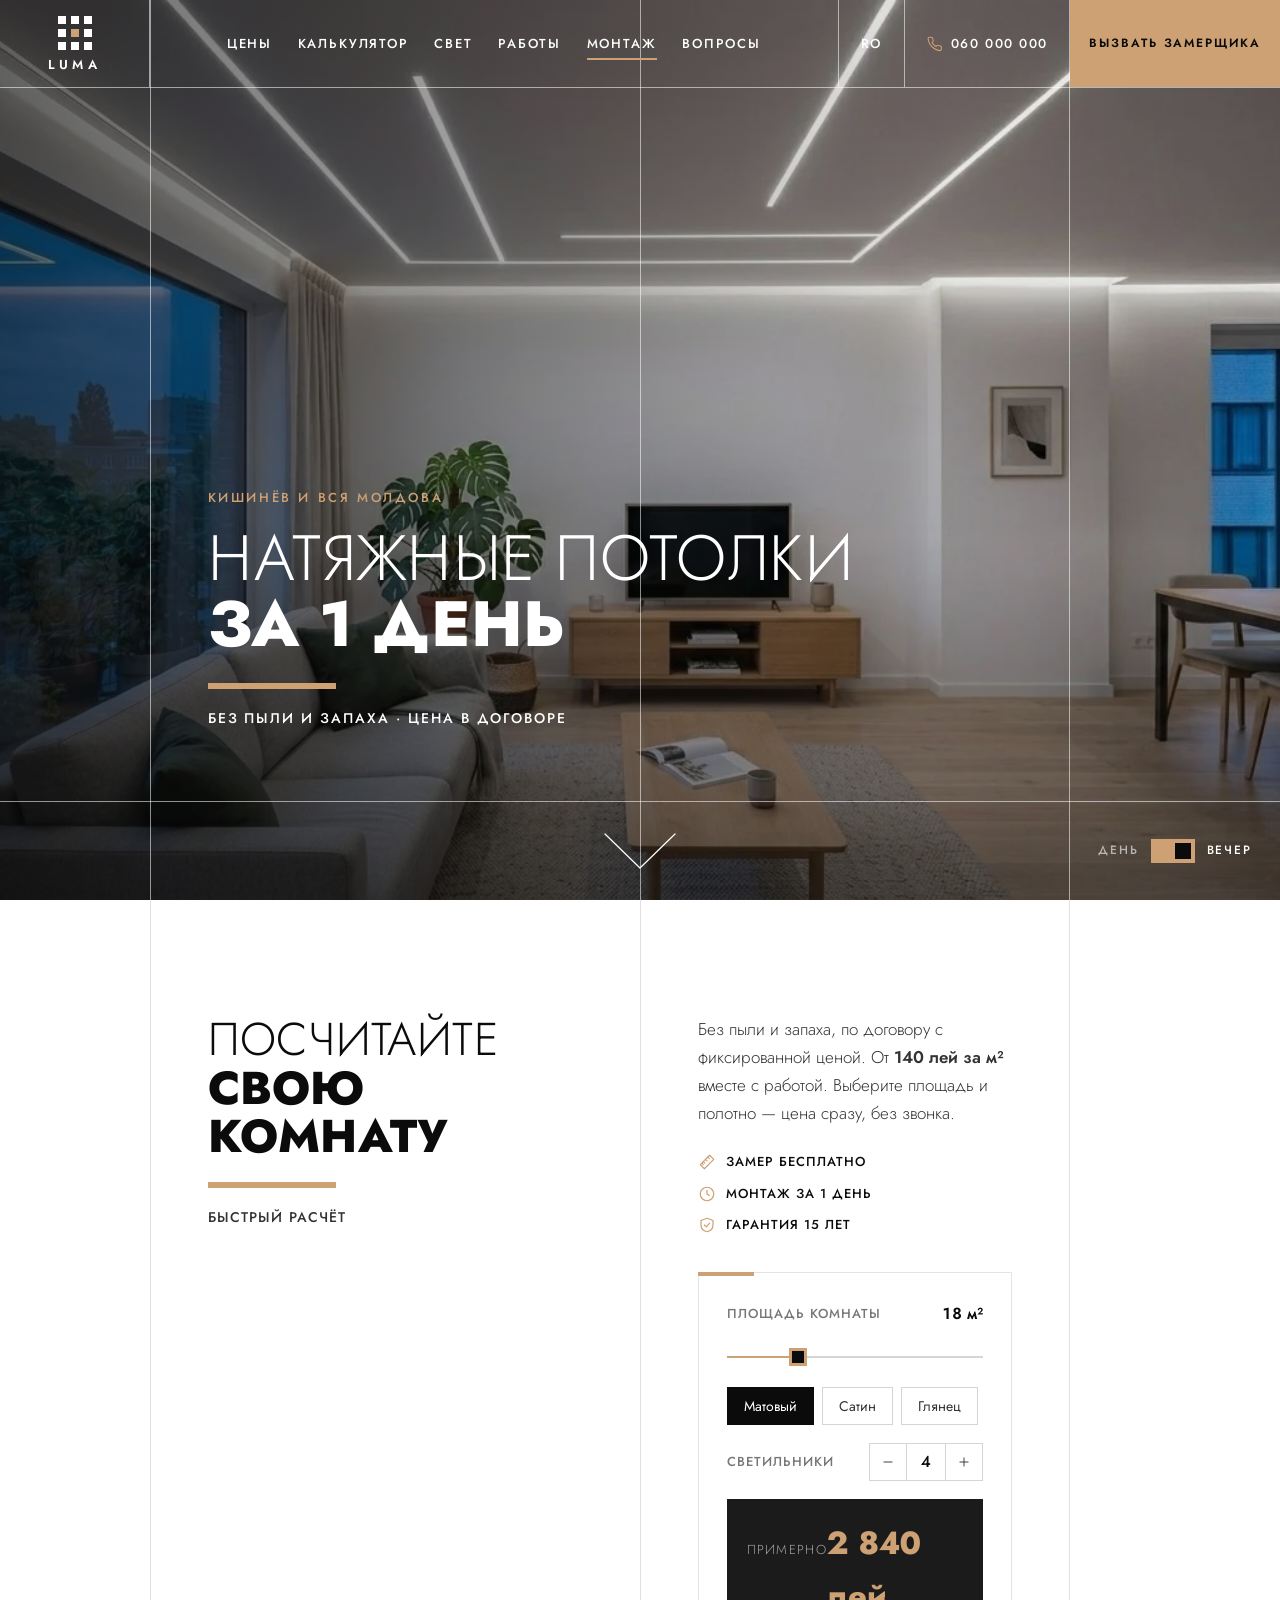
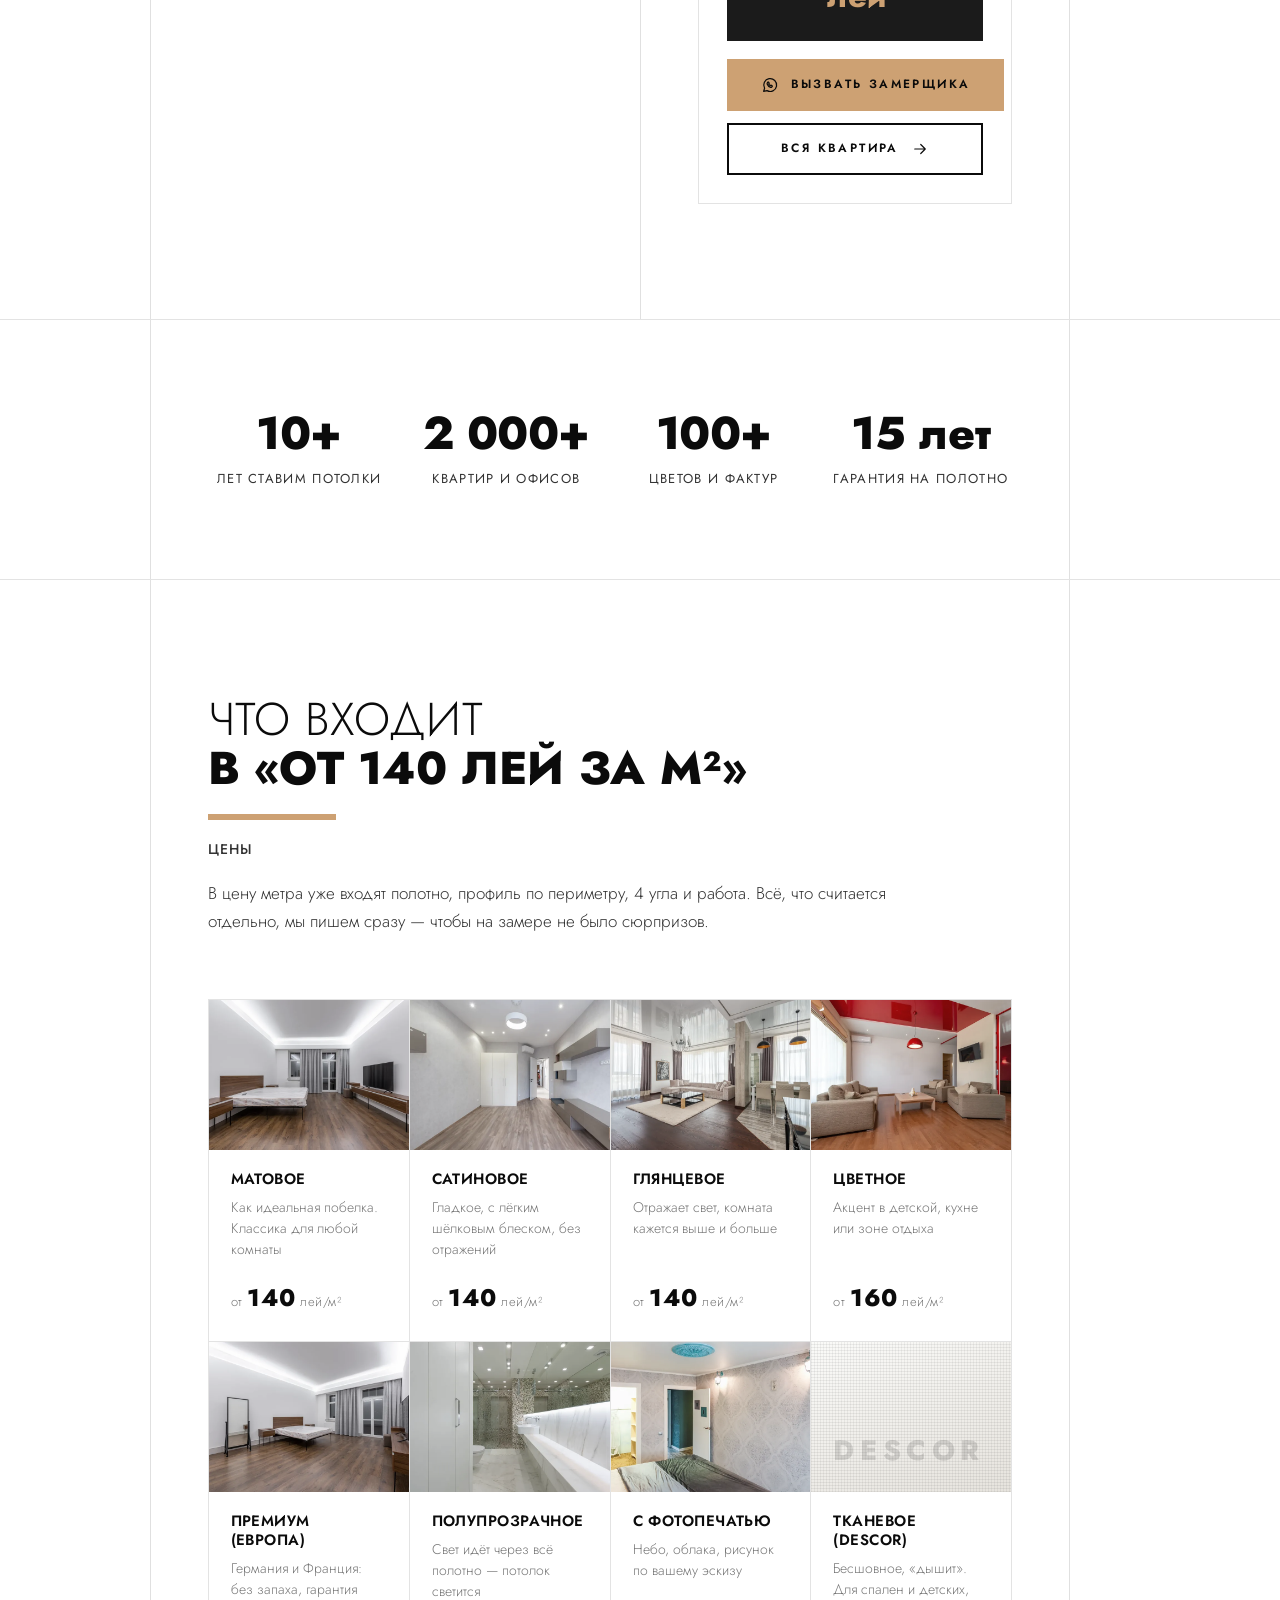
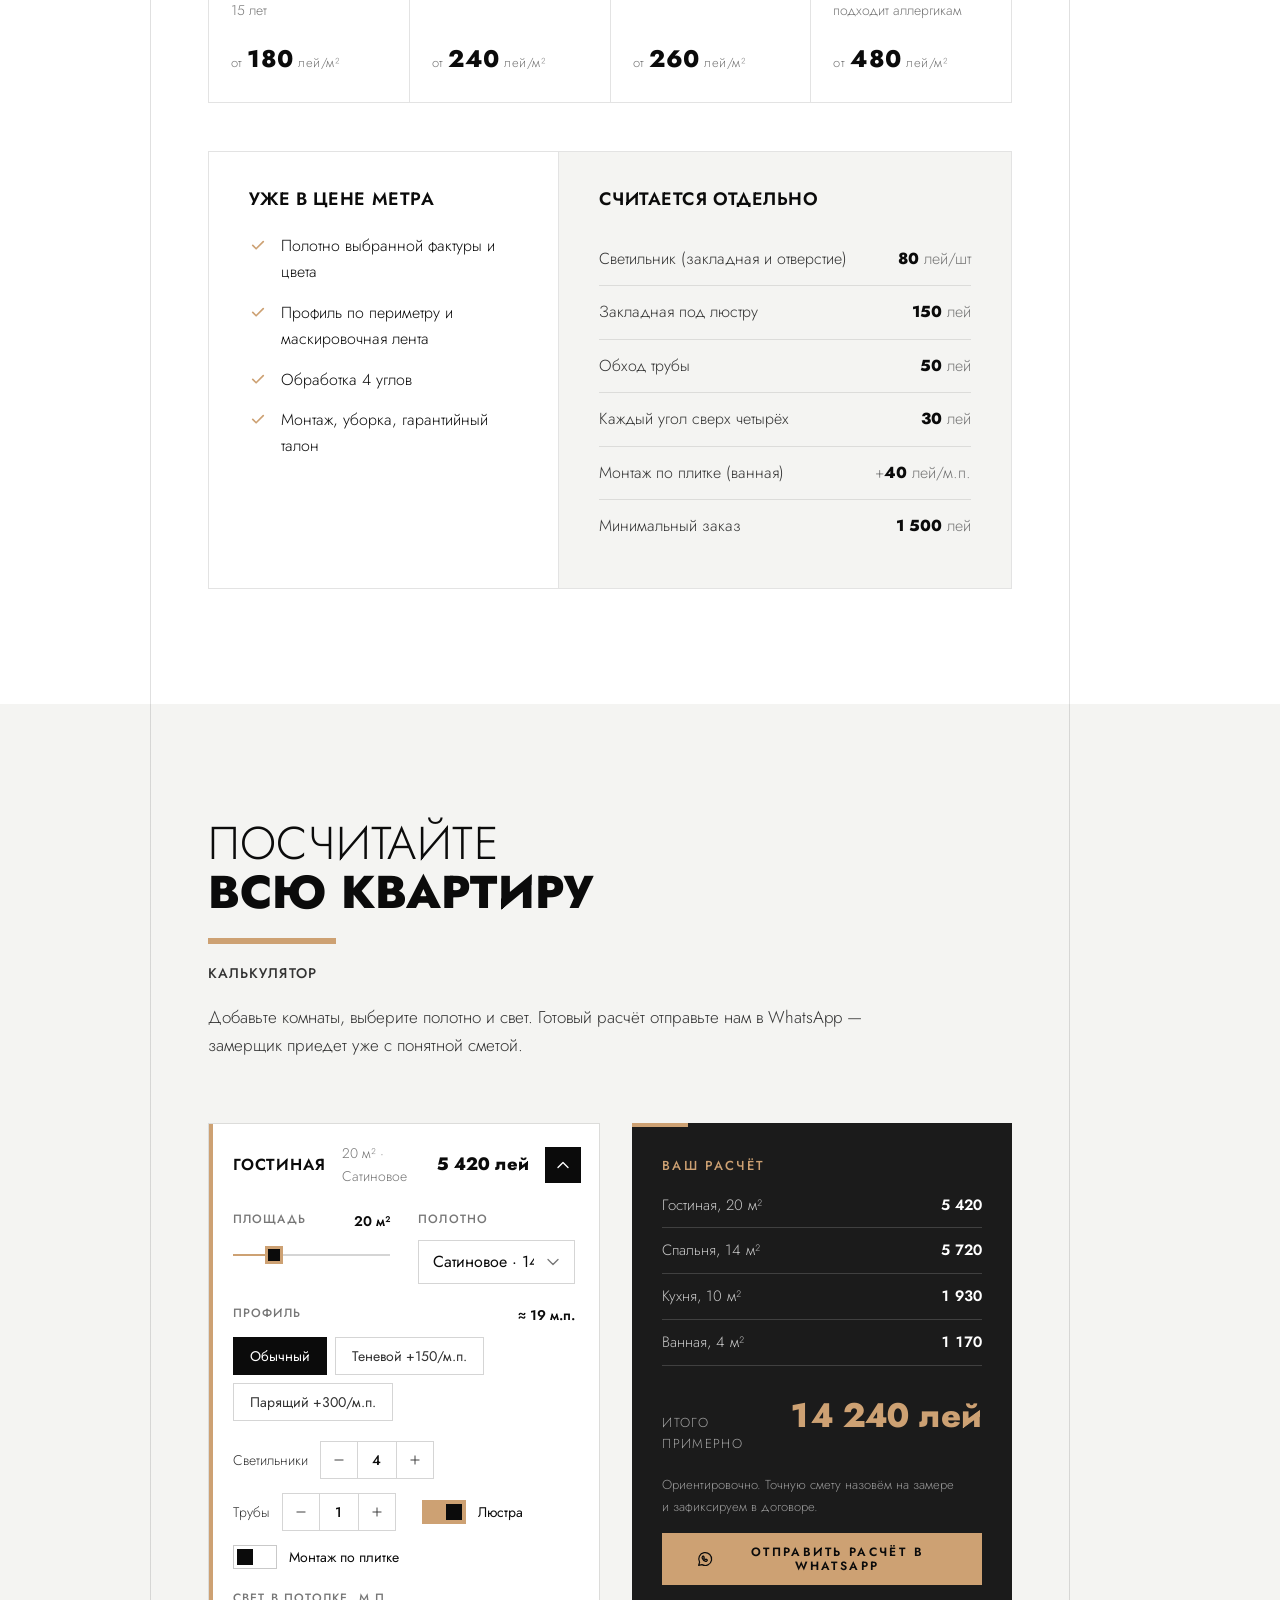
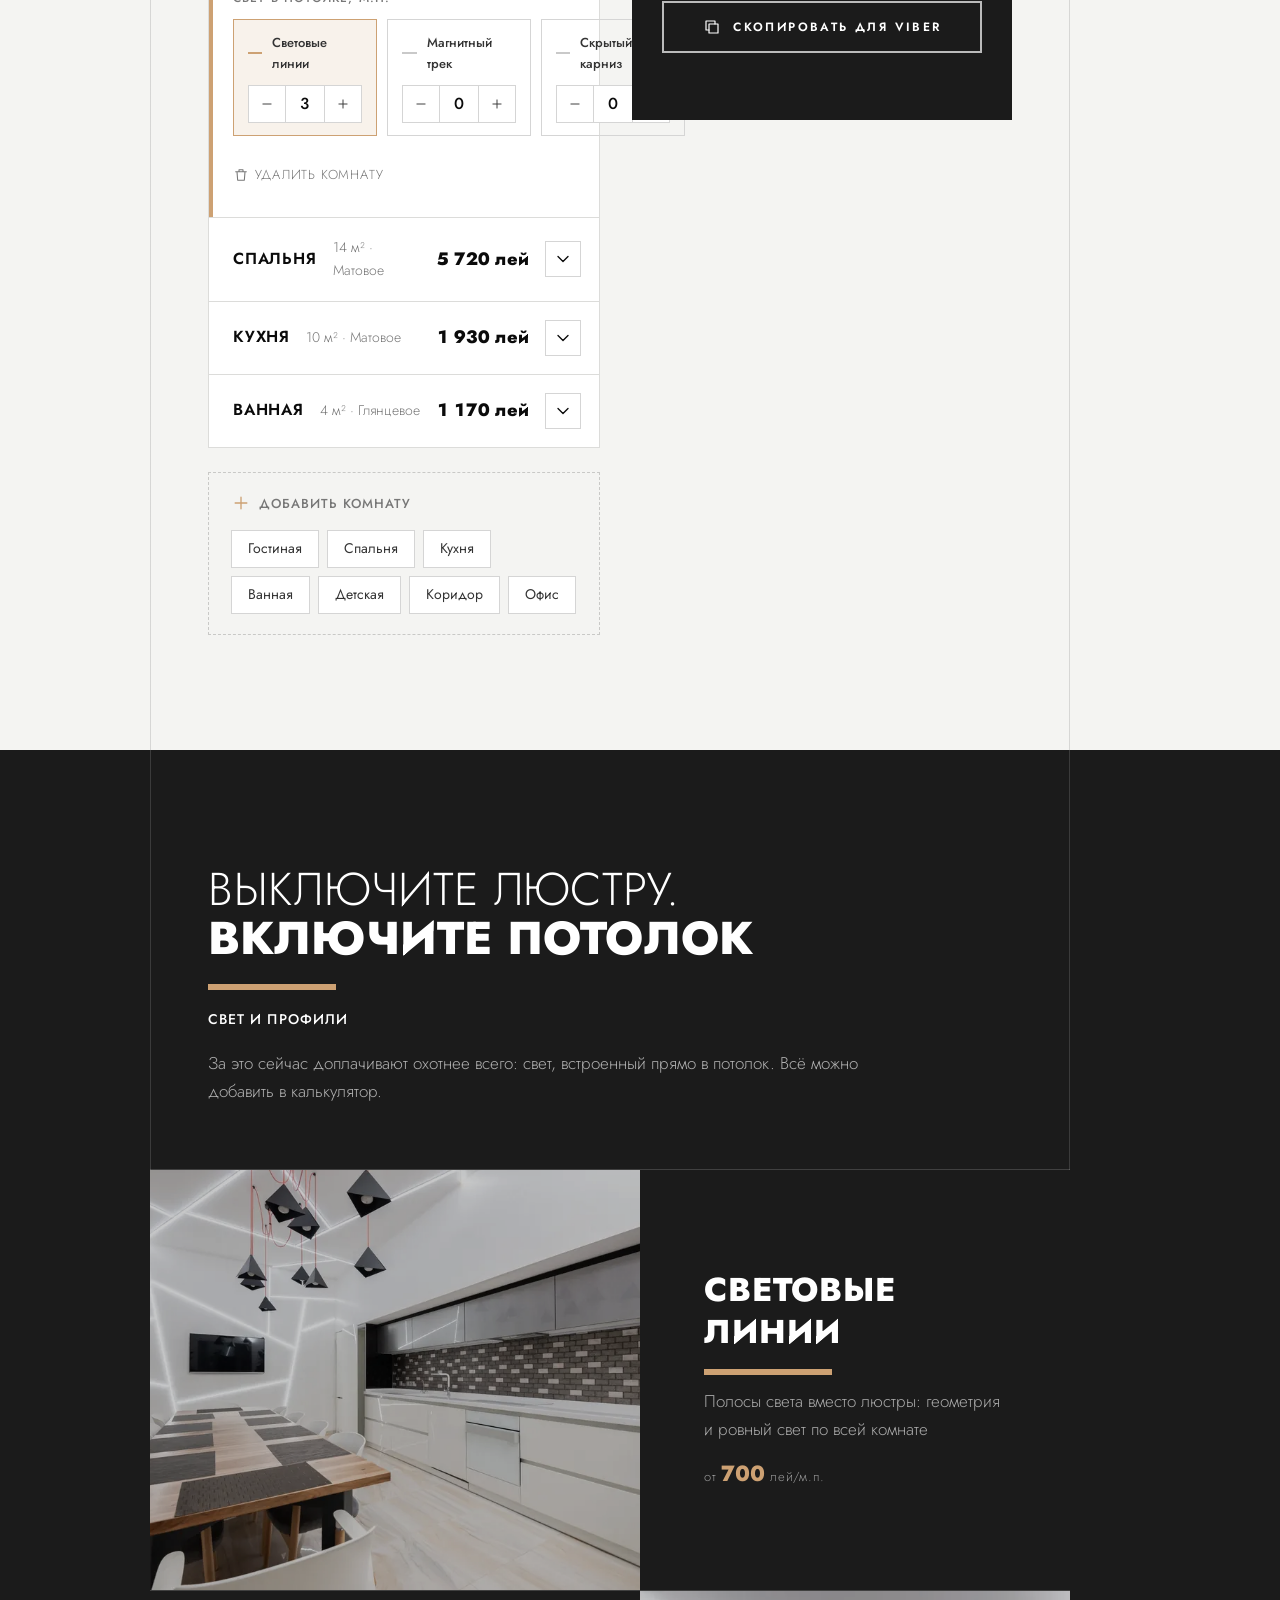
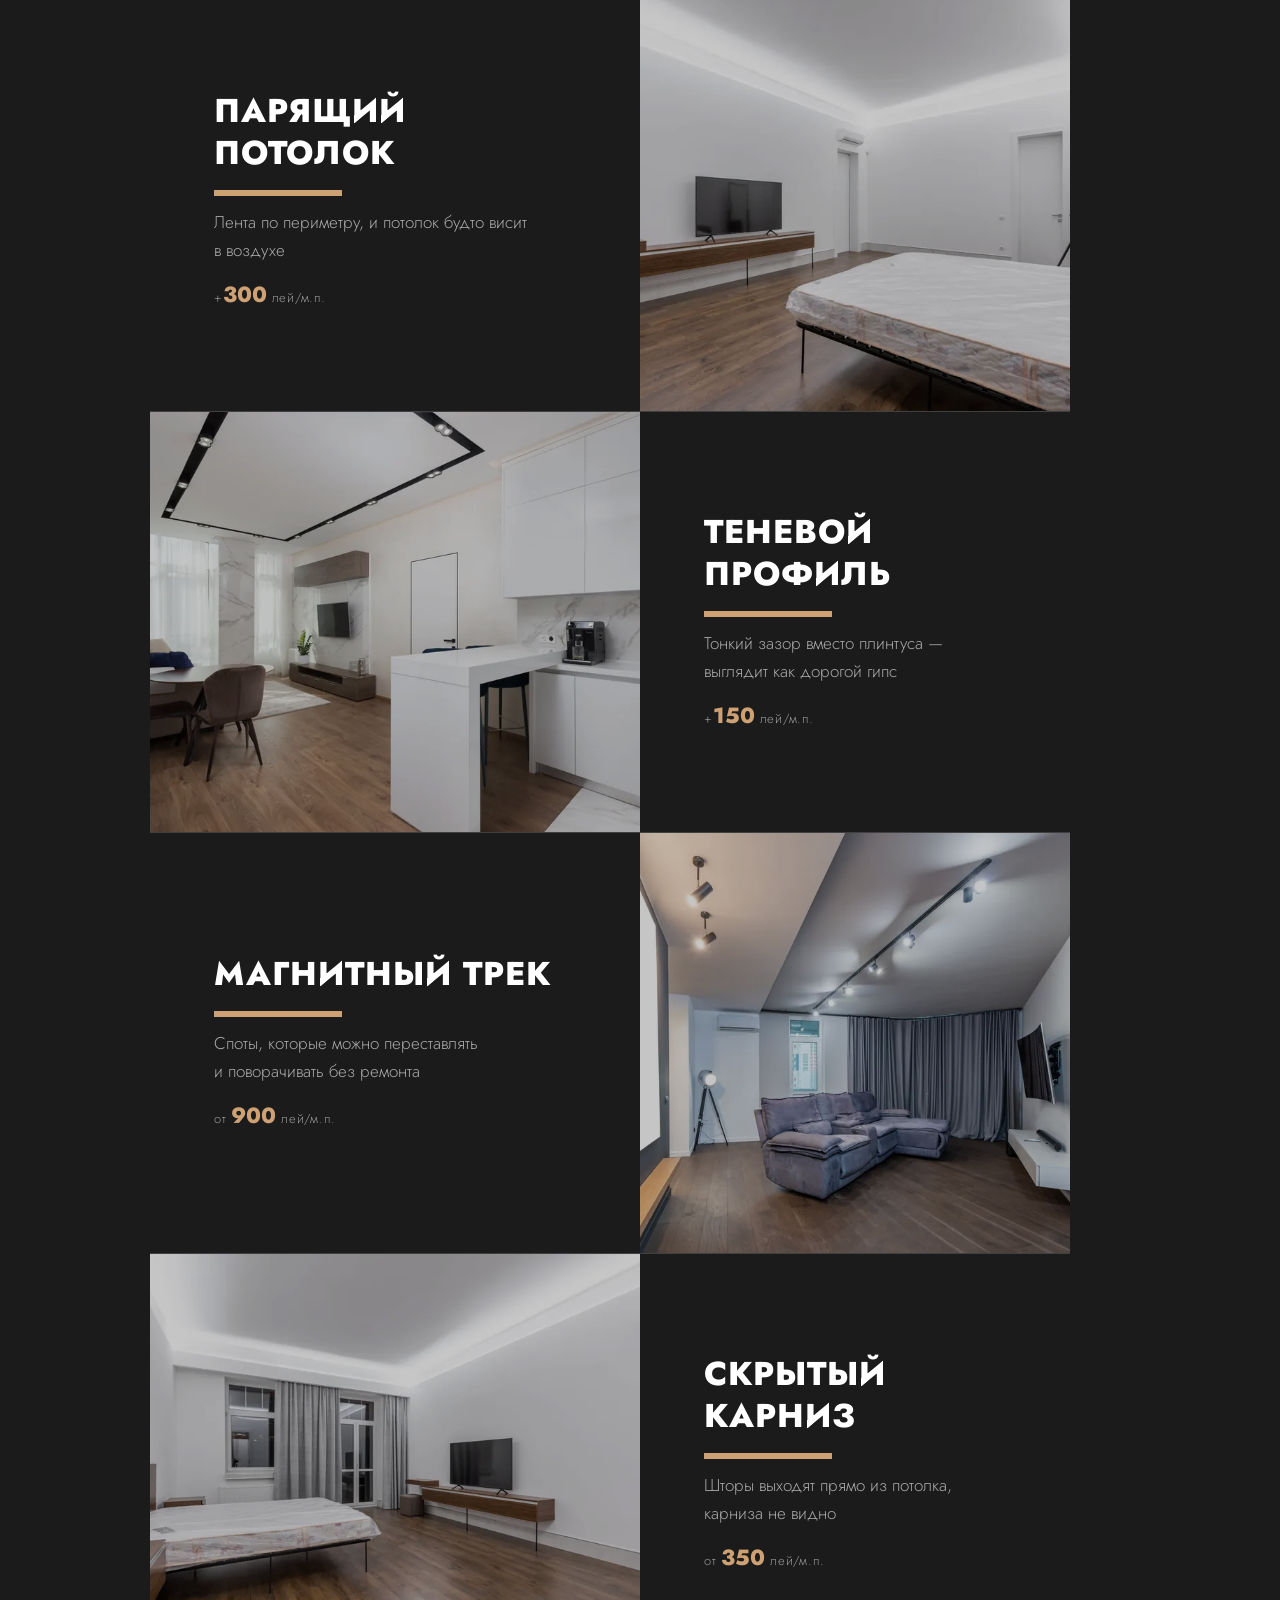
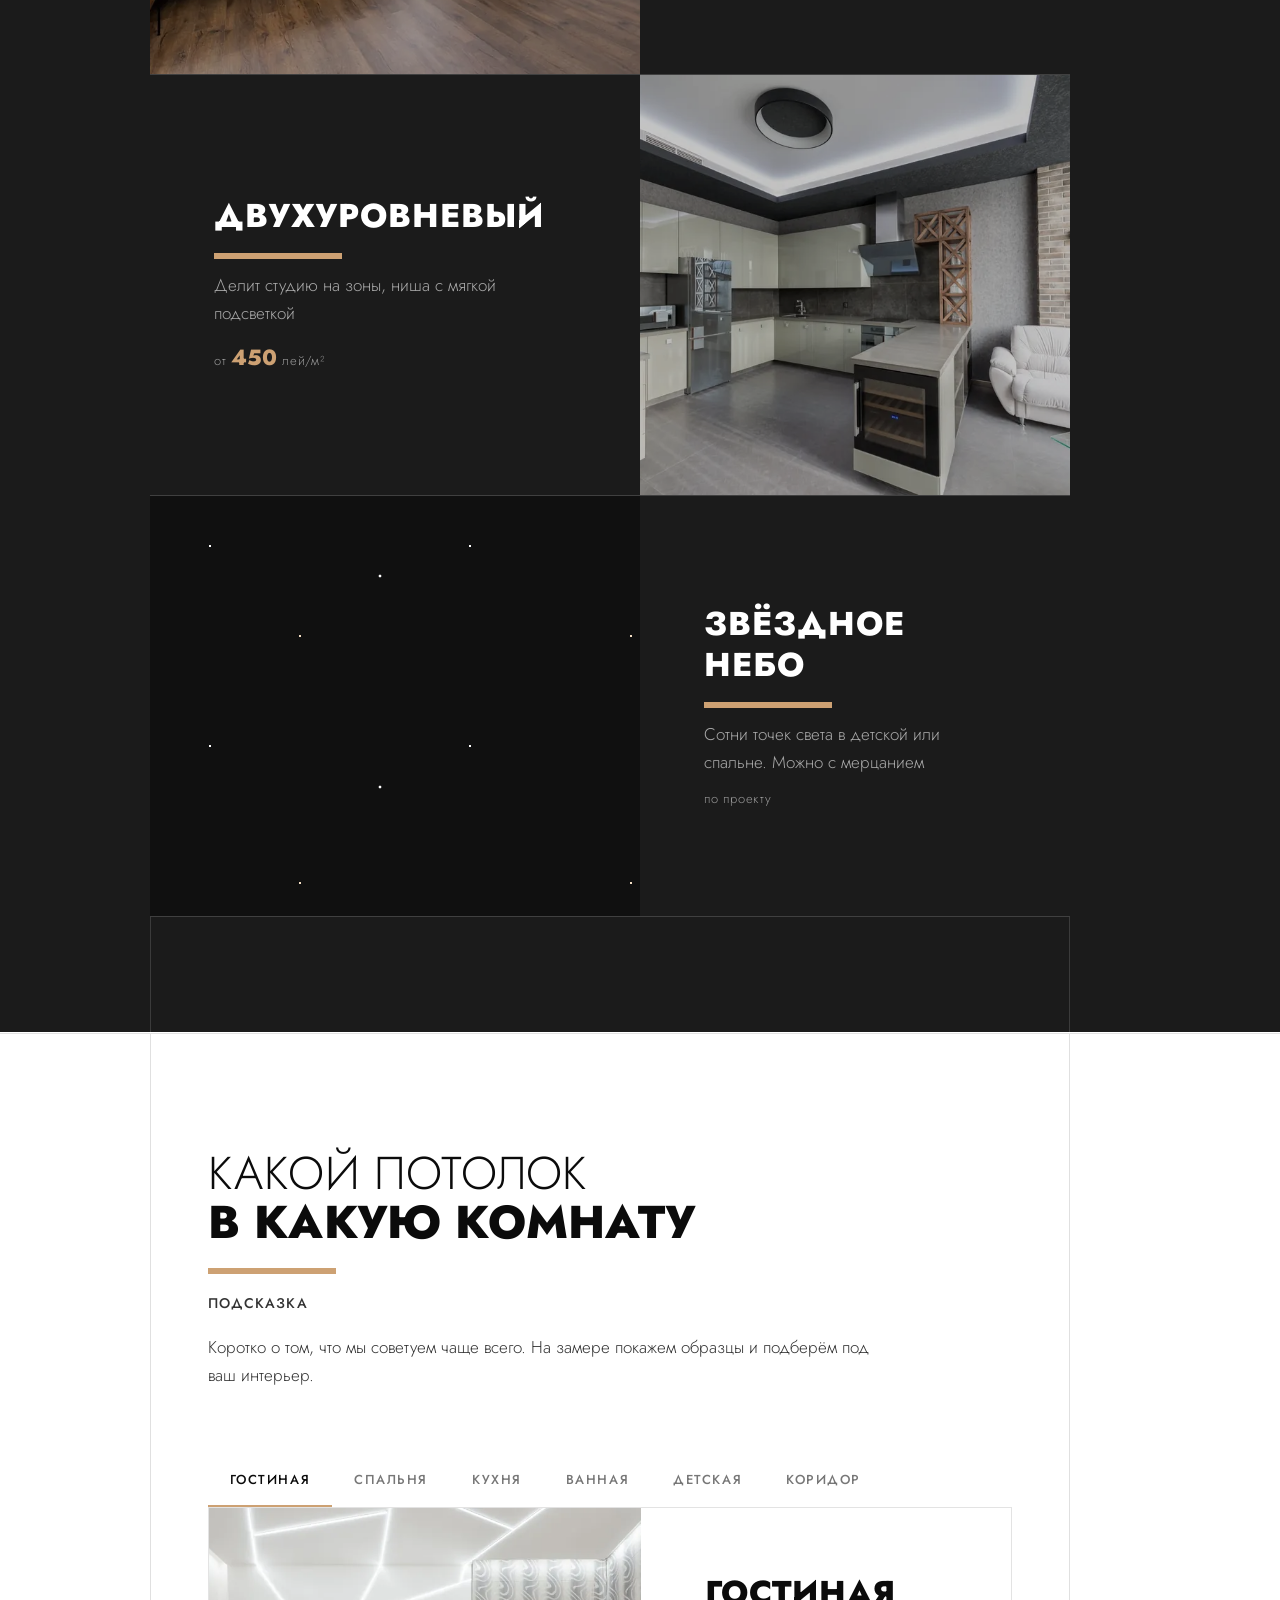
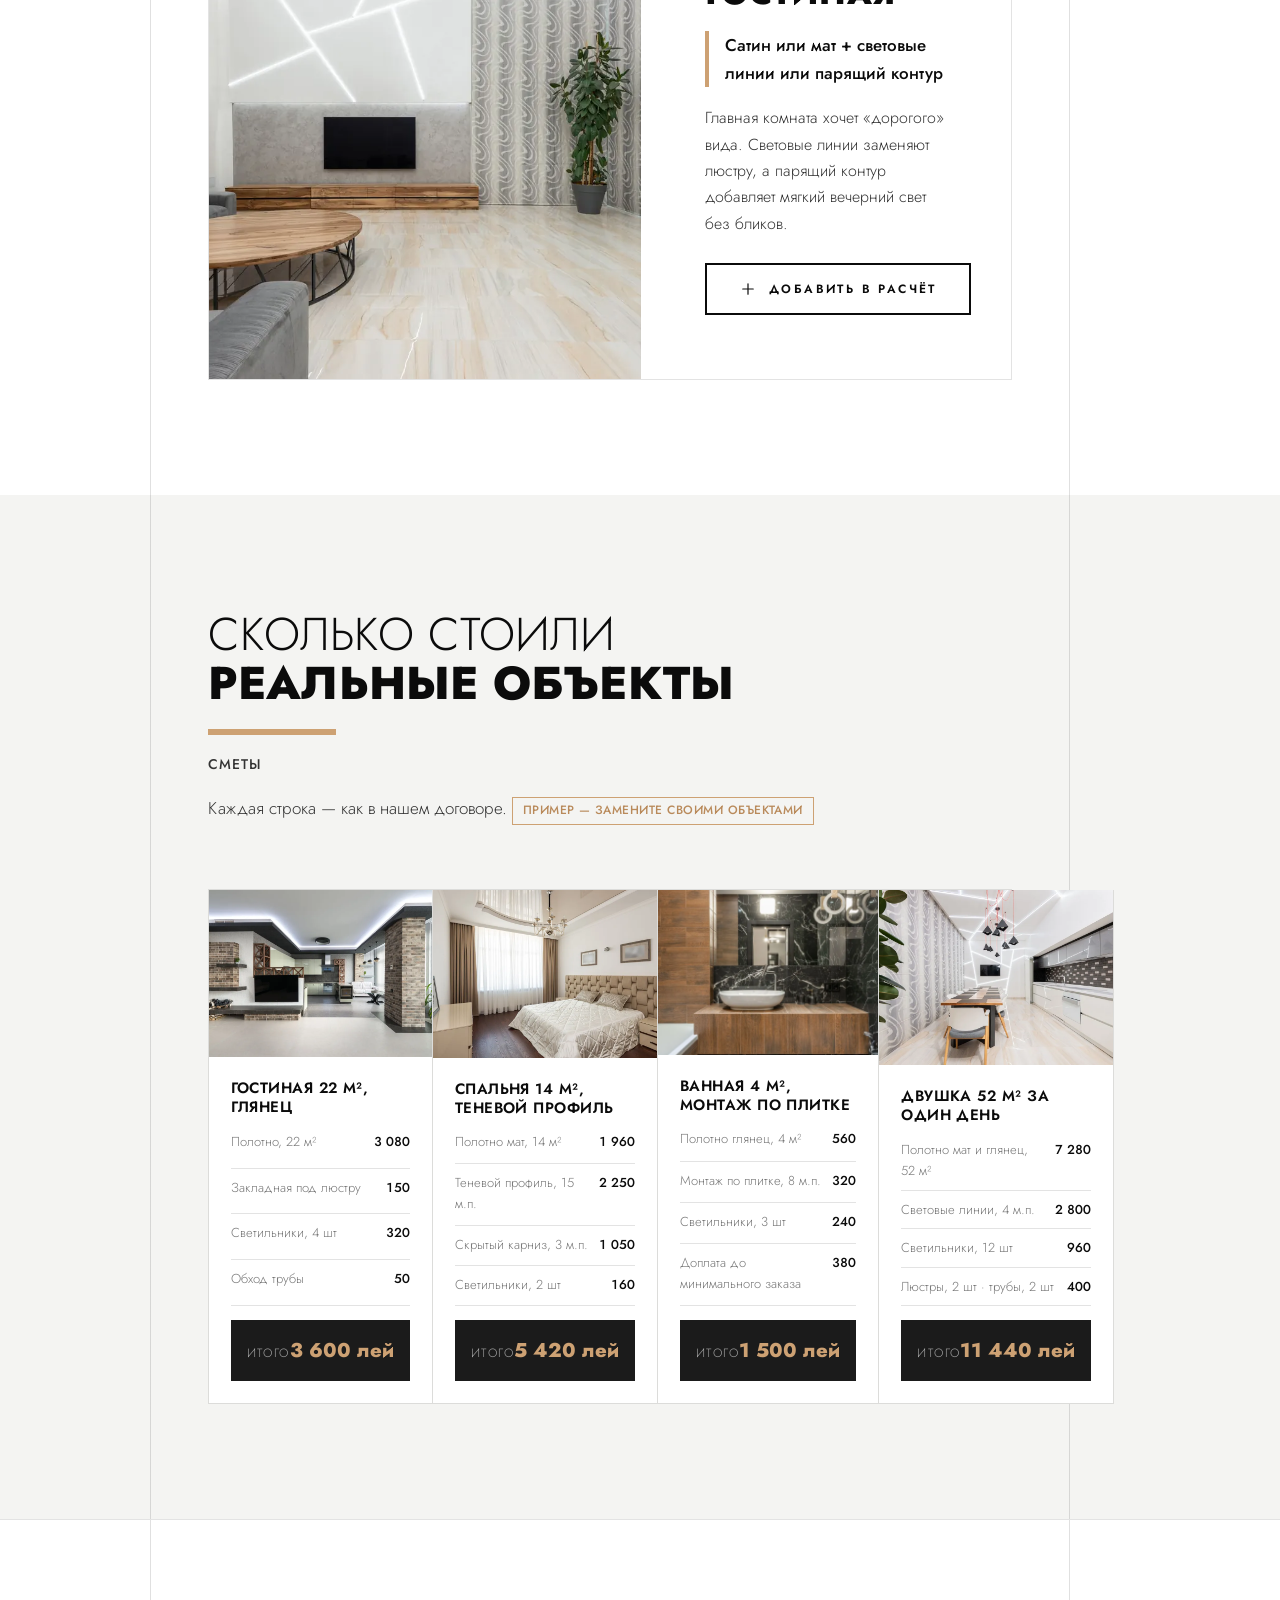
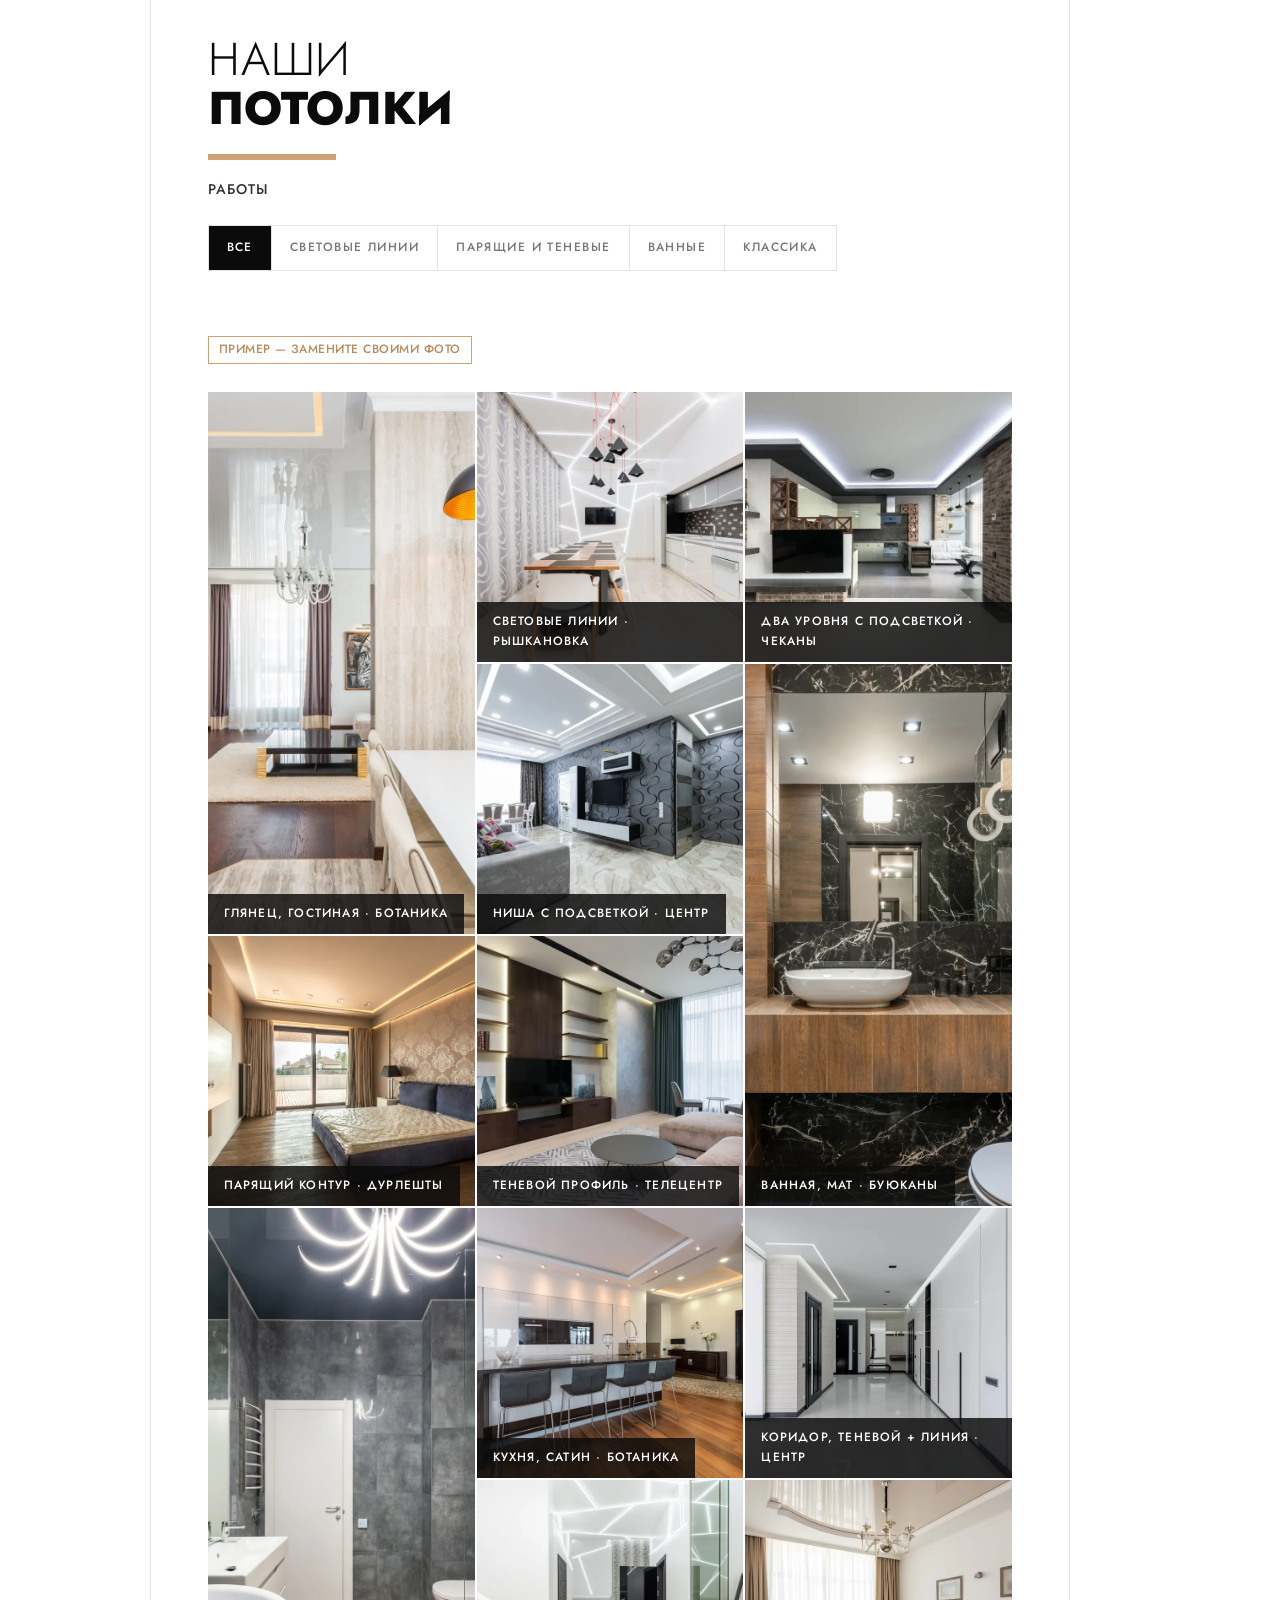
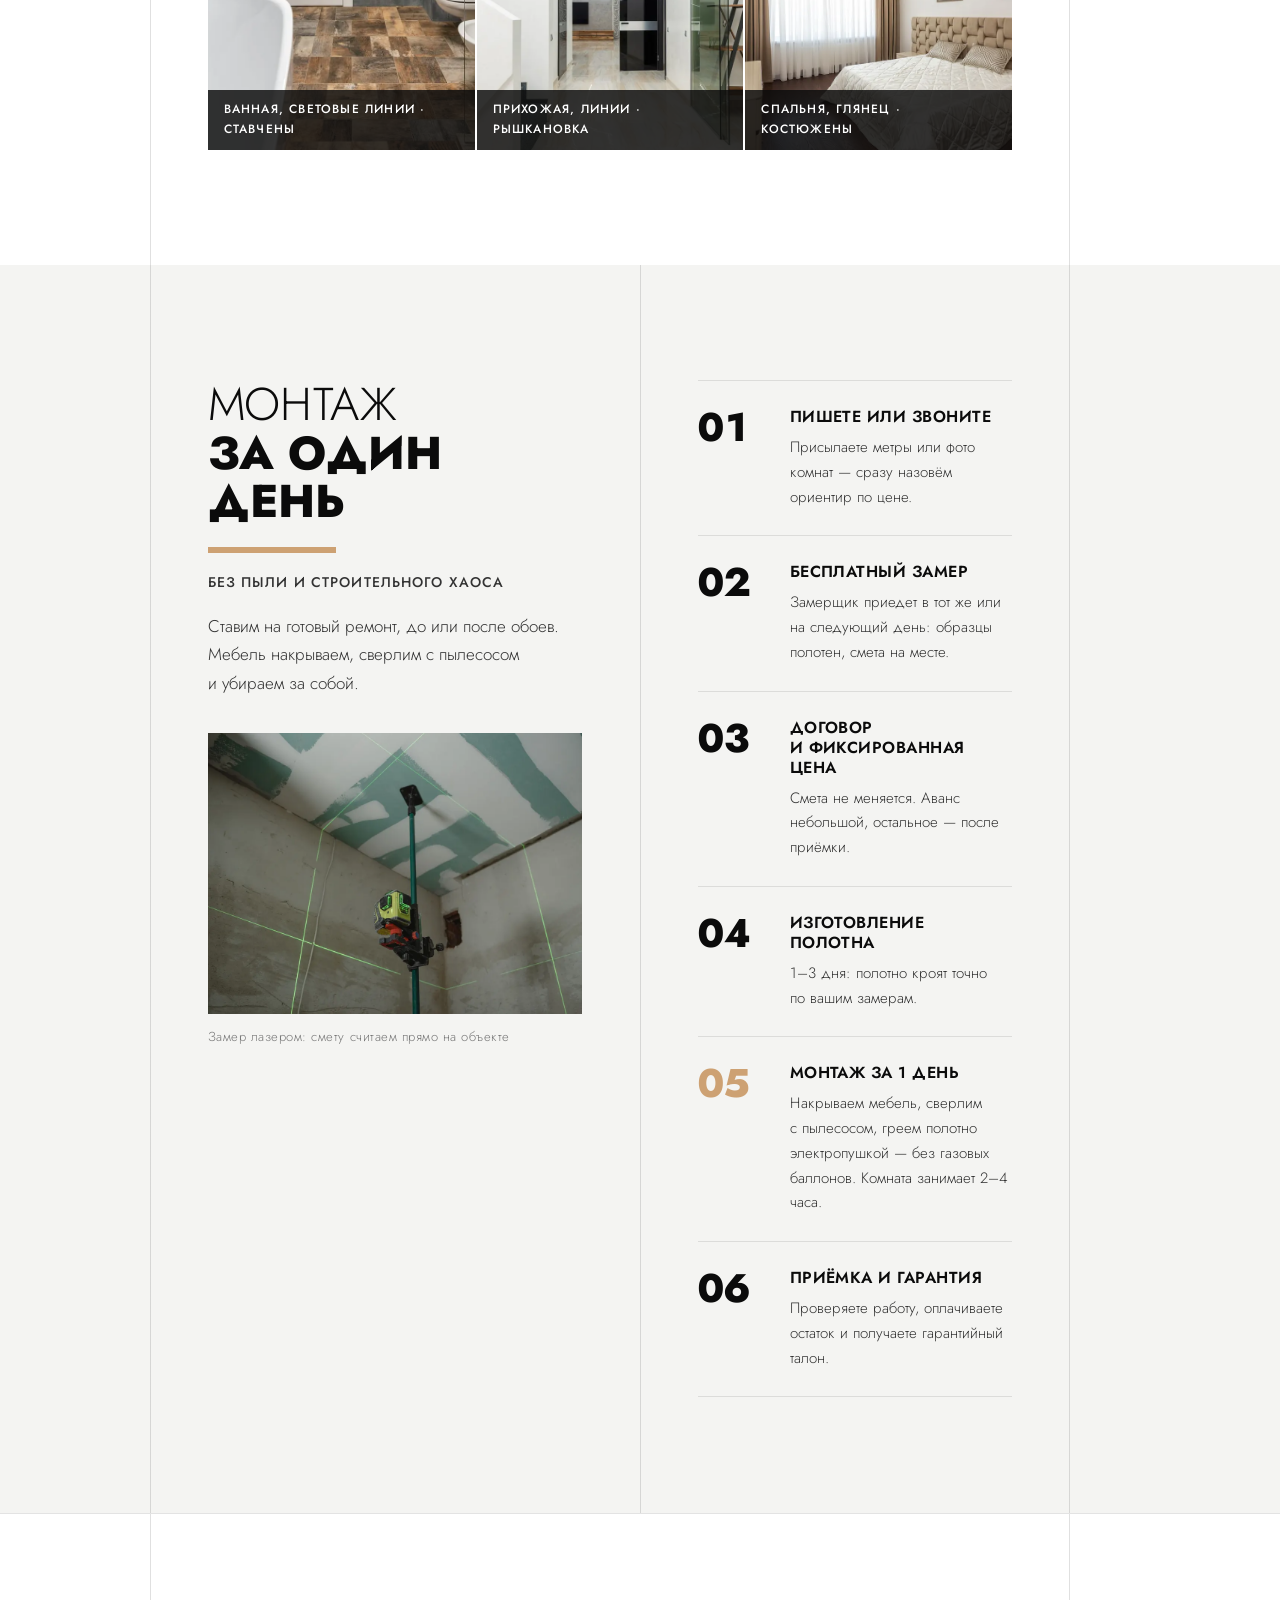
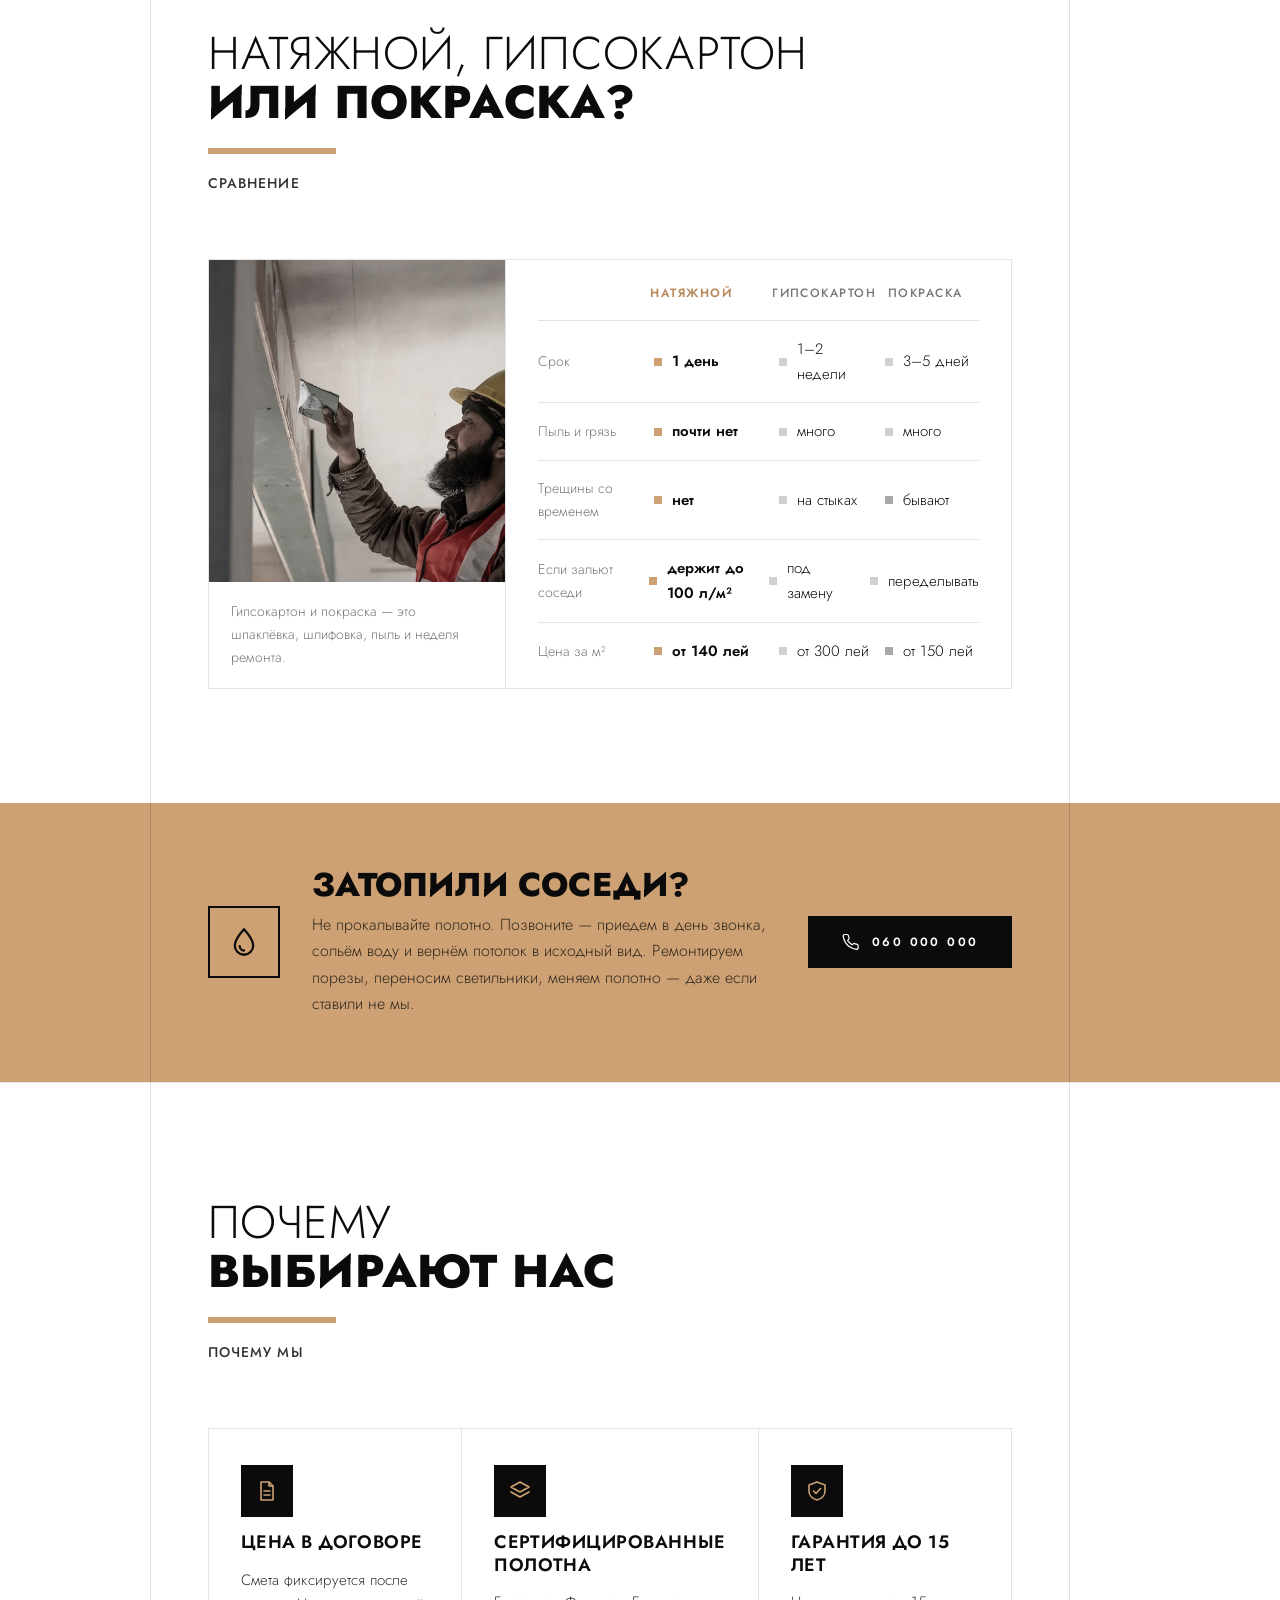
<file: index.html>
<!doctype html>
<html lang="ru">
<head>
<meta charset="utf-8">
<meta name="viewport" content="width=device-width,initial-scale=1">
<title>Натяжные потолки в Кишинёве за 1 день — LUMA · 060 000 000</title>
<meta name="description" content="Натяжные потолки с монтажом за 1 день: матовые, глянцевые, тканевые, световые линии, парящие и теневые. Цена фиксируется в договоре. От 140 лей за м² с работой, замер бесплатно.">
<meta property="og:type" content="website">
<meta property="og:locale" content="ru_RU">
<meta property="og:title" content="Натяжные потолки за 1 день — LUMA">
<meta property="og:description" content="Посчитайте квартиру на сайте: полотно, светильники, световые линии. От 140 лей за м², цена в договоре, гарантия 15 лет.">
<meta property="og:url" content="https://webonix-md.github.io/potolki-v2/">
<meta property="og:image" content="https://webonix-md.github.io/potolki-v2/img/og/og-square-ru.jpg">
<meta property="og:image:width" content="1200">
<meta property="og:image:height" content="1200">
<meta name="theme-color" content="#1B1B1B">
<link rel="icon" href="favicon.svg" type="image/svg+xml">
<link rel="alternate" hreflang="ru" href="index.html">
<link rel="alternate" hreflang="ro" href="ro.html">
<link rel="preload" href="fonts/Jost-Light.woff2" as="font" type="font/woff2" crossorigin>
<link rel="preload" href="fonts/Jost-ExtraBold.woff2" as="font" type="font/woff2" crossorigin>
<link rel="preload" href="img/hero-night-wide.webp" as="image">
<link rel="stylesheet" href="style.css?v=12">
<script type="application/ld+json">
{"@context":"https://schema.org","@type":"HomeAndConstructionBusiness","name":"LUMA","description":"Натяжные потолки с монтажом в Кишинёве и по всей Молдове","telephone":"+37360000000","priceRange":"от 140 MDL/м²","areaServed":"Moldova","address":{"@type":"PostalAddress","addressLocality":"Chișinău","addressCountry":"MD"},"openingHours":"Mo-Sa 09:00-20:00"}
</script>
</head>
<body>

<!-- ============ ИКОНКИ ============ -->
<svg width="0" height="0" style="position:absolute" aria-hidden="true">
  <symbol id="i-arrow" viewBox="0 0 24 24"><path d="M5 12h14M13 6l6 6-6 6"/></symbol>
  <symbol id="i-plus" viewBox="0 0 24 24"><path d="M12 5v14M5 12h14"/></symbol>
  <symbol id="i-minus" viewBox="0 0 24 24"><path d="M5 12h14"/></symbol>
  <symbol id="i-close" viewBox="0 0 24 24"><path d="M6 6l12 12M18 6L6 18"/></symbol>
  <symbol id="i-menu" viewBox="0 0 24 24"><path d="M4 7h16M4 12h16M4 17h10"/></symbol>
  <symbol id="i-chevron" viewBox="0 0 24 24"><path d="M6 9l6 6 6-6"/></symbol>
  <symbol id="i-check" viewBox="0 0 24 24"><path d="M5 12.5l4.5 4.5L19 7.5"/></symbol>
  <symbol id="i-phone" viewBox="0 0 24 24"><path d="M21.5 16.9v3a2 2 0 0 1-2.2 2 19.8 19.8 0 0 1-8.6-3.1 19.5 19.5 0 0 1-6-6A19.8 19.8 0 0 1 1.6 4.2 2 2 0 0 1 3.6 2h3a2 2 0 0 1 2 1.7c.1.9.4 1.8.7 2.7a2 2 0 0 1-.5 2.1L7.5 9.8a16 16 0 0 0 6 6l1.3-1.3a2 2 0 0 1 2.1-.4c.9.3 1.8.6 2.7.7a2 2 0 0 1 1.9 2.1z"/></symbol>
  <symbol id="i-wa" viewBox="0 0 24 24"><path d="M3.5 20.5l1.3-4.2A8.6 8.6 0 1 1 8 19.5z"/><path d="M9 8.2c.3-.3.7-.3 1 0l.8 1.1c.2.3.2.7-.1 1l-.4.4c.4.9 1.2 1.7 2.1 2.1l.4-.4c.3-.3.7-.3 1-.1l1.1.8c.3.3.3.7 0 1l-.6.6c-.5.5-1.3.6-2 .3a7.4 7.4 0 0 1-4-4c-.3-.7-.2-1.5.3-2z"/></symbol>
  <symbol id="i-viber" viewBox="0 0 24 24"><path d="M12 2.5c5.2 0 8.5 2.4 8.5 8s-3.3 8-8.5 8c-.9 0-1.7-.1-2.5-.2L6 21v-3.5c-1.8-1.3-2.5-3.6-2.5-7 0-5.6 3.3-8 8.5-8z"/><path d="M9.3 7.7c.3-.3.7-.3 1 0l.8 1.1c.2.3.2.7-.1 1l-.4.4c.4.9 1.2 1.7 2.1 2.1l.4-.4c.3-.3.7-.3 1-.1l1.1.8c.3.3.3.7 0 1l-.6.6c-.5.5-1.3.6-2 .3a7.4 7.4 0 0 1-4-4c-.3-.7-.2-1.5.3-2zM13 6.4a4 4 0 0 1 3.3 3.3"/></symbol>
  <symbol id="i-sun" viewBox="0 0 24 24"><circle cx="12" cy="12" r="4"/><path d="M12 2.5v2M12 19.5v2M2.5 12h2M19.5 12h2M5.3 5.3l1.4 1.4M17.3 17.3l1.4 1.4M5.3 18.7l1.4-1.4M17.3 6.7l1.4-1.4"/></symbol>
  <symbol id="i-moon" viewBox="0 0 24 24"><path d="M20 14.5A8 8 0 1 1 9.5 4 6.5 6.5 0 0 0 20 14.5z"/></symbol>
  <symbol id="i-ruler" viewBox="0 0 24 24"><path d="M3 15.5L15.5 3 21 8.5 8.5 21z"/><path d="M7 11.5l2 2M10 8.5l2 2M13 5.5l2 2M5.5 14l1.5 1.5"/></symbol>
  <symbol id="i-clock" viewBox="0 0 24 24"><circle cx="12" cy="12" r="9"/><path d="M12 7v5l3 2"/></symbol>
  <symbol id="i-shield" viewBox="0 0 24 24"><path d="M12 3l8 3v6c0 4.5-3.4 8-8 9-4.6-1-8-4.5-8-9V6z"/><path d="M8.5 12l2.5 2.5 4.5-5"/></symbol>
  <symbol id="i-doc" viewBox="0 0 24 24"><path d="M6 3h8l4 4v14H6z"/><path d="M14 3v4h4M9 12h6M9 16h6"/></symbol>
  <symbol id="i-drop" viewBox="0 0 24 24"><path d="M12 3s6.5 7.2 6.5 11.5a6.5 6.5 0 0 1-13 0C5.5 10.2 12 3 12 3z"/><path d="M9 15a3 3 0 0 0 3 3"/></symbol>
  <symbol id="i-bulb" viewBox="0 0 24 24"><path d="M9 18h6M10 21h4M12 3a6 6 0 0 0-3.5 10.9c.6.5 1 1.2 1 2V16h5v-.1c0-.8.4-1.5 1-2A6 6 0 0 0 12 3z"/></symbol>
  <symbol id="i-layers" viewBox="0 0 24 24"><path d="M12 3l9 5-9 5-9-5z"/><path d="M3 13l9 5 9-5"/></symbol>
  <symbol id="i-fan" viewBox="0 0 24 24"><path d="M4 8h12a3 3 0 1 0-3-3M4 12h15a3 3 0 1 1-3 3M4 16h7"/></symbol>
  <symbol id="i-team" viewBox="0 0 24 24"><circle cx="9" cy="8" r="3.5"/><path d="M2.5 20a6.5 6.5 0 0 1 13 0M16 4.5a3.5 3.5 0 0 1 0 7M18 14a6.5 6.5 0 0 1 3.5 6"/></symbol>
  <symbol id="i-coins" viewBox="0 0 24 24"><ellipse cx="9" cy="7" rx="6" ry="3"/><path d="M3 7v4c0 1.7 2.7 3 6 3s6-1.3 6-3V7M3 11v4c0 1.7 2.7 3 6 3 1 0 2-.1 2.8-.4"/><circle cx="17" cy="16" r="4"/></symbol>
  <symbol id="i-pin" viewBox="0 0 24 24"><path d="M12 21s7-6.2 7-11.5a7 7 0 0 0-14 0C5 14.8 12 21 12 21z"/><circle cx="12" cy="9.5" r="2.5"/></symbol>
  <symbol id="i-building" viewBox="0 0 24 24"><path d="M4 21V4h11v17M15 9h5v12M2 21h20M8 8h3M8 12h3M8 16h3"/></symbol>
  <symbol id="i-copy" viewBox="0 0 24 24"><path d="M8 8h12v12H8z"/><path d="M16 8V4H4v12h4"/></symbol>
  <symbol id="i-star" viewBox="0 0 24 24"><path d="M12 3.5l2.6 5.3 5.9.9-4.3 4.1 1 5.8L12 16.9l-5.2 2.7 1-5.8-4.3-4.1 5.9-.9z"/></symbol>
  <symbol id="i-insta" viewBox="0 0 24 24"><rect x="3.5" y="3.5" width="17" height="17" rx="5"/><circle cx="12" cy="12" r="4"/><circle cx="17" cy="7" r=".6"/></symbol>
  <symbol id="i-fb" viewBox="0 0 24 24"><path d="M14 8.5h3V5h-3a4 4 0 0 0-4 4v2.5H7.5V15H10v6h3.5v-6h3l.5-3.5h-3.5V9a.5.5 0 0 1 .5-.5z"/></symbol>
  <symbol id="i-tiktok" viewBox="0 0 24 24"><path d="M14 3v11.5a3.5 3.5 0 1 1-3.5-3.5M14 3c.5 2.7 2.3 4.3 5 4.5"/></symbol>
  <symbol id="i-trash" viewBox="0 0 24 24"><path d="M4 7h16M9 7V4h6v3M6 7l1 13h10l1-13"/></symbol>
  <symbol id="i-vacuum" viewBox="0 0 24 24"><path d="M5 20h9a4 4 0 0 0 0-8H9M9 12V4M6 4h6"/><circle cx="7" cy="20" r="1.5"/></symbol>
</svg>

<!-- ============ ШАПКА ============ -->
<header class="hdr" data-hdr>
  <a class="hdr__logo" href="#top" aria-label="LUMA — на главную">
    <span class="logo__mark" aria-hidden="true"><i></i><i></i><i></i><i></i><i></i><i></i><i></i><i></i><i></i></span>
    <span class="logo__txt">LUMA</span>
  </a>
  <nav class="nav" data-nav aria-label="Разделы"><a href="#prices">Цены</a><a href="#calc">Калькулятор</a><a href="#light">Свет</a><a href="#works">Работы</a><a href="#montage">Монтаж</a><a href="#faq">Вопросы</a></nav>
  <a class="hdr__lang" href="ro.html" hreflang="ro" lang="ro">RO</a>
  <a class="hdr__phone" href="tel:+37360000000"><svg><use href="#i-phone"/></svg><span>060 000 000</span></a>
  <a class="hdr__cta" data-wa="measure" href="https://wa.me/37360000000" target="_blank" rel="noopener">Вызвать замерщика</a>
  <button class="hdr__burger" type="button" data-burger aria-label="Меню" aria-expanded="false"><span></span><span></span><span></span><small>Меню</small></button>
</header>

<main id="top">

<!-- ============ 1. ПЕРВЫЙ ЭКРАН ============ -->
<section class="hero">
  <figure class="scene is-night" data-scene>
    <picture class="scene__img scene__img--day">
      <img src="img/hero-day-wide.webp" alt="Гостиная днём: белый матовый натяжной потолок, световые линии выключены" width="1488" height="720" fetchpriority="high">
    </picture>
    <picture class="scene__img scene__img--night">
      <img src="img/hero-night-wide.webp" alt="Та же гостиная вечером: в потолке горят световые линии и парящий контур" width="1488" height="720">
    </picture>
    <span class="scene__shade" aria-hidden="true"></span>
  </figure>
  <div class="hero__grid" aria-hidden="true"><i></i><i></i><i></i><i></i><i></i></div>
  <div class="hero__title-wrap">
    <p class="hero__kick">Кишинёв и вся Молдова</p>
    <h1 class="hero__title"><span class="thin">Натяжные потолки</span> за&nbsp;1&nbsp;день</h1>
    <span class="bar" aria-hidden="true"></span>
    <p class="hero__sub">Без пыли и запаха · цена в договоре</p>
  </div>
  <button class="daynight" type="button" role="switch" aria-checked="true" aria-label="Свет в потолке" data-daynight>
    <span class="daynight__opt daynight__opt--day">День</span>
    <span class="daynight__track"><span class="daynight__knob"></span></span>
    <span class="daynight__opt daynight__opt--night">Вечер</span>
  </button>
  <a class="hero__down" href="#intro" aria-label="Листайте вниз"><svg viewBox="0 0 72 36"><path d="M1 1l35 34L71 1"/></svg></a>
</section>

<!-- ============ 1б. БЫСТРЫЙ РАСЧЁТ ============ -->
<section class="intro" id="intro">
  <div class="wrap intro__grid">
    <div class="sec__head">
      <p class="eyebrow">Быстрый расчёт</p>
      <h2><span class="thin">Посчитайте</span> свою комнату</h2>
    </div>
    <div class="intro__body">
      <p class="intro__text">Без пыли и запаха, по договору с фиксированной ценой. От <b>140 лей за м²</b> вместе с работой. Выберите площадь и полотно — цена сразу, без звонка.</p>
      <ul class="hero__facts"><li><svg><use href="#i-ruler"/></svg>Замер бесплатно</li><li><svg><use href="#i-clock"/></svg>Монтаж за 1 день</li><li><svg><use href="#i-shield"/></svg>Гарантия 15 лет</li></ul>
      <div class="quick" data-quick>
        <div class="quick__row">
          <label class="quick__label" for="q-area">Площадь комнаты</label>
          <output class="quick__val" data-quick-area-out>18 м²</output>
        </div>
        <input class="range" id="q-area" type="range" min="3" max="60" step="1" value="18" data-quick-area>
        <div class="quick__row quick__row--chips" role="radiogroup" aria-label="Фактура полотна" data-quick-canvas>
          <button type="button" class="chip is-on" role="radio" aria-checked="true" data-canvas="matte">Матовый</button>
          <button type="button" class="chip" role="radio" aria-checked="false" data-canvas="satin">Сатин</button>
          <button type="button" class="chip" role="radio" aria-checked="false" data-canvas="gloss">Глянец</button>
        </div>
        <div class="quick__row">
          <span class="quick__label">Светильники</span>
          <div class="stepper" data-stepper>
            <button type="button" aria-label="Меньше" data-step="-1"><svg><use href="#i-minus"/></svg></button>
            <output data-quick-lamps>4</output>
            <button type="button" aria-label="Больше" data-step="1"><svg><use href="#i-plus"/></svg></button>
          </div>
        </div>
        <div class="quick__total">
          <span>Примерно</span>
          <strong data-quick-total>2 840 лей</strong>
        </div>
        <div class="quick__btns">
          <a class="btn btn--led" data-quick-wa href="https://wa.me/37360000000" target="_blank" rel="noopener"><svg><use href="#i-wa"/></svg>Вызвать замерщика</a>
          <a class="btn btn--soft" href="#calc">Вся квартира<svg><use href="#i-arrow"/></svg></a>
        </div>
      </div>
    </div>
  </div>
</section>

<!-- ============ 2. ЦИФРЫ ============ -->
<section class="stats" aria-label="Цифры">
  <div class="wrap stats__row">
    <div class="stat"><b>10+</b><span>лет ставим потолки</span></div>
    <div class="stat"><b>2 000+</b><span>квартир и офисов</span></div>
    <div class="stat"><b>100+</b><span>цветов и фактур</span></div>
    <div class="stat"><b>15 лет</b><span>гарантия на полотно</span></div>
  </div>
</section>

<!-- ============ 3. ЦЕНЫ ============ -->
<section class="sec" id="prices">
  <div class="wrap">
    <div class="sec__head">
      <p class="eyebrow"><span class="led-dot"></span>Цены</p>
      <h2><span class="thin">Что входит</span> в&nbsp;«от&nbsp;140&nbsp;лей за&nbsp;м²»</h2>
      <p class="sec__lead">В цену метра уже входят полотно, профиль по&nbsp;периметру, 4&nbsp;угла и&nbsp;работа. Всё, что считается отдельно, мы&nbsp;пишем сразу — чтобы на&nbsp;замере не&nbsp;было сюрпризов.</p>
    </div>

    <div class="canvases">
      <article class="canvas soft">
        <img src="img/canvas-matte.webp" alt="Матовый белый натяжной потолок в спальне" width="720" height="540" loading="lazy">
        <div class="canvas__body"><h3>Матовое</h3><p>Как идеальная побелка. Классика для любой комнаты</p><span class="price">от <b data-price="matte">140</b> лей/м²</span></div>
      </article>
      <article class="canvas soft">
        <img src="img/canvas-satin.webp" alt="Сатиновый натяжной потолок в прихожей со светильниками" width="720" height="540" loading="lazy">
        <div class="canvas__body"><h3>Сатиновое</h3><p>Гладкое, с лёгким шёлковым блеском, без отражений</p><span class="price">от <b data-price="satin">140</b> лей/м²</span></div>
      </article>
      <article class="canvas soft">
        <img src="img/canvas-gloss.webp" alt="Глянцевый натяжной потолок с люстрой в гостиной" width="720" height="540" loading="lazy">
        <div class="canvas__body"><h3>Глянцевое</h3><p>Отражает свет, комната кажется выше и&nbsp;больше</p><span class="price">от <b data-price="gloss">140</b> лей/м²</span></div>
      </article>
      <article class="canvas soft">
        <img src="img/canvas-color.webp" alt="Красный глянцевый натяжной потолок в гостиной" width="720" height="540" loading="lazy">
        <div class="canvas__body"><h3>Цветное</h3><p>Акцент в&nbsp;детской, кухне или зоне отдыха</p><span class="price">от <b data-price="color">160</b> лей/м²</span></div>
      </article>
      <article class="canvas soft">
        <img src="img/canvas-fabric.webp" alt="Тканевый белый потолок в светлой спальне" width="720" height="540" loading="lazy">
        <div class="canvas__body"><h3>Премиум (Европа)</h3><p>Германия и&nbsp;Франция: без запаха, гарантия 15&nbsp;лет</p><span class="price">от <b data-price="premium">180</b> лей/м²</span></div>
      </article>
      <article class="canvas soft">
        <img src="img/canvas-translucent.webp" alt="Светящаяся панель в потолке ванной" width="720" height="540" loading="lazy">
        <div class="canvas__body"><h3>Полупрозрачное</h3><p>Свет идёт через всё полотно — потолок светится</p><span class="price">от <b data-price="translucent">240</b> лей/м²</span></div>
      </article>
      <article class="canvas soft">
        <img src="img/canvas-print.webp" alt="Потолок с фотопечатью неба в спальне" width="720" height="540" loading="lazy">
        <div class="canvas__body"><h3>С фотопечатью</h3><p>Небо, облака, рисунок по&nbsp;вашему эскизу</p><span class="price">от <b data-price="print">260</b> лей/м²</span></div>
      </article>
      <article class="canvas soft canvas--fabric">
        <div class="canvas__weave" aria-hidden="true"></div>
        <div class="canvas__body"><h3>Тканевое (Descor)</h3><p>Бесшовное, «дышит». Для спален и&nbsp;детских, подходит аллергикам</p><span class="price">от <b data-price="fabric">480</b> лей/м²</span></div>
      </article>
    </div>

    <div class="extras">
      <div class="extras__col soft">
        <h3><span class="led-dot"></span>Уже в цене метра</h3>
        <ul class="ticks">
          <li><svg><use href="#i-check"/></svg>Полотно выбранной фактуры и цвета</li>
          <li><svg><use href="#i-check"/></svg>Профиль по периметру и маскировочная лента</li>
          <li><svg><use href="#i-check"/></svg>Обработка 4 углов</li>
          <li><svg><use href="#i-check"/></svg>Монтаж, уборка, гарантийный талон</li>
        </ul>
      </div>
      <div class="extras__col soft">
        <h3>Считается отдельно</h3>
        <dl class="pricelist">
          <div><dt>Светильник (закладная и&nbsp;отверстие)</dt><dd><b data-extra="lamp">80</b> лей/шт</dd></div>
          <div><dt>Закладная под люстру</dt><dd><b data-extra="chandelier">150</b> лей</dd></div>
          <div><dt>Обход трубы</dt><dd><b data-extra="pipe">50</b> лей</dd></div>
          <div><dt>Каждый угол сверх четырёх</dt><dd><b data-extra="corner">30</b> лей</dd></div>
          <div><dt>Монтаж по плитке (ванная)</dt><dd>+<b data-extra="tile">40</b> лей/м.п.</dd></div>
          <div><dt>Минимальный заказ</dt><dd><b data-extra="min">1 500</b> лей</dd></div>
        </dl>
      </div>
    </div>
  </div>
</section>

<!-- ============ 4. КАЛЬКУЛЯТОР ============ -->
<section class="sec sec--calc" id="calc">
  <div class="wrap">
    <div class="sec__head">
      <p class="eyebrow"><span class="led-dot"></span>Калькулятор</p>
      <h2><span class="thin">Посчитайте</span> всю квартиру</h2>
      <p class="sec__lead">Добавьте комнаты, выберите полотно и&nbsp;свет. Готовый расчёт отправьте нам в&nbsp;WhatsApp — замерщик приедет уже с&nbsp;понятной сметой.</p>
    </div>

    <div class="calc">
      <div class="calc__rooms" data-rooms></div>

      <div class="calc__add soft">
        <span class="calc__add-label"><svg><use href="#i-plus"/></svg>Добавить комнату</span>
        <div class="calc__add-chips" data-add-room></div>
      </div>

      <aside class="calc__sum soft" aria-live="polite">
        <p class="calc__sum-title">Ваш расчёт</p>
        <ul class="calc__lines" data-sum-lines></ul>
        <div class="calc__total"><span>Итого примерно</span><strong data-sum-total>—</strong></div>
        <p class="calc__note" data-sum-note>Ориентировочно. Точную смету назовём на&nbsp;замере и&nbsp;зафиксируем в&nbsp;договоре.</p>
        <a class="btn btn--led btn--wide" data-sum-wa href="https://wa.me/37360000000" target="_blank" rel="noopener"><svg><use href="#i-wa"/></svg>Отправить расчёт в WhatsApp</a>
        <button class="btn btn--soft btn--wide" type="button" data-sum-copy><svg><use href="#i-copy"/></svg>Скопировать для Viber</button>
        <p class="calc__toast" data-toast role="status"></p>
      </aside>
    </div>
  </div>
</section>

<!-- ============ 5. СВЕТ И ПРОФИЛИ (тёмный) ============ -->
<section class="night" id="light">
  <div class="night__bg" aria-hidden="true"></div>
  <div class="wrap">
    <div class="sec__head sec__head--night">
      <p class="eyebrow"><span class="led-dot"></span>Свет и профили</p>
      <h2><span class="thin">Выключите люстру.</span> Включите&nbsp;потолок</h2>
      <p class="sec__lead">За это сейчас доплачивают охотнее всего: свет, встроенный прямо в&nbsp;потолок. Всё можно добавить в&nbsp;калькулятор.</p>
    </div>

    <div class="lights">
      <article class="light">
        <div class="light__img"><img src="img/light-lines.webp" alt="Световые линии в натяжном потолке над кухней" width="800" height="600" loading="lazy"></div>
        <div class="light__body"><h3>Световые линии</h3><p>Полосы света вместо люстры: геометрия и&nbsp;ровный свет по&nbsp;всей комнате</p><span class="light__price">от <b data-light="lines">700</b> лей/м.п.</span></div>
      </article>
      <article class="light">
        <div class="light__img"><img src="img/light-float.webp" alt="Парящий потолок с подсветкой по периметру" width="800" height="600" loading="lazy"></div>
        <div class="light__body"><h3>Парящий потолок</h3><p>Лента по&nbsp;периметру, и&nbsp;потолок будто висит в&nbsp;воздухе</p><span class="light__price">+<b data-profile="float">300</b> лей/м.п.</span></div>
      </article>
      <article class="light">
        <div class="light__img"><img src="img/light-shadow.webp" alt="Теневой профиль: зазор между потолком и стеной" width="800" height="600" loading="lazy"></div>
        <div class="light__body"><h3>Теневой профиль</h3><p>Тонкий зазор вместо плинтуса — выглядит как дорогой гипс</p><span class="light__price">+<b data-profile="shadow">150</b> лей/м.п.</span></div>
      </article>
      <article class="light">
        <div class="light__img"><img src="img/light-track.webp" alt="Магнитный трек со спотами в потолке гостиной" width="800" height="600" loading="lazy"></div>
        <div class="light__body"><h3>Магнитный трек</h3><p>Споты, которые можно переставлять и&nbsp;поворачивать без ремонта</p><span class="light__price">от <b data-light="track">900</b> лей/м.п.</span></div>
      </article>
      <article class="light">
        <div class="light__img"><img src="img/light-cornice.webp" alt="Ниша скрытого карниза со шторами и подсветкой" width="800" height="600" loading="lazy"></div>
        <div class="light__body"><h3>Скрытый карниз</h3><p>Шторы выходят прямо из&nbsp;потолка, карниза не&nbsp;видно</p><span class="light__price">от <b data-light="cornice">350</b> лей/м.п.</span></div>
      </article>
      <article class="light">
        <div class="light__img"><img src="img/light-twolevel.webp" alt="Двухуровневый потолок с подсветкой на кухне-гостиной" width="800" height="600" loading="lazy"></div>
        <div class="light__body"><h3>Двухуровневый</h3><p>Делит студию на&nbsp;зоны, ниша с&nbsp;мягкой подсветкой</p><span class="light__price">от <b>450</b> лей/м²</span></div>
      </article>
      <article class="light light--stars">
        <div class="light__img"><div class="stars" aria-hidden="true"></div></div>
        <div class="light__body"><h3>Звёздное небо</h3><p>Сотни точек света в&nbsp;детской или спальне. Можно с&nbsp;мерцанием</p><span class="light__price">по проекту</span></div>
      </article>
    </div>
  </div>
</section>

<!-- ============ 6. КАКОЙ ПОТОЛОК В КАКУЮ КОМНАТУ ============ -->
<section class="sec" id="rooms">
  <div class="wrap">
    <div class="sec__head">
      <p class="eyebrow"><span class="led-dot"></span>Подсказка</p>
      <h2><span class="thin">Какой потолок</span> в&nbsp;какую комнату</h2>
      <p class="sec__lead">Коротко о&nbsp;том, что мы&nbsp;советуем чаще всего. На&nbsp;замере покажем образцы и&nbsp;подберём под ваш интерьер.</p>
    </div>

    <div class="rooms">
      <div class="rooms__tabs soft" role="tablist" aria-label="Комнаты" data-room-tabs>
        <button type="button" role="tab" aria-selected="true" data-room-tab="living">Гостиная</button>
        <button type="button" role="tab" aria-selected="false" data-room-tab="bedroom">Спальня</button>
        <button type="button" role="tab" aria-selected="false" data-room-tab="kitchen">Кухня</button>
        <button type="button" role="tab" aria-selected="false" data-room-tab="bath">Ванная</button>
        <button type="button" role="tab" aria-selected="false" data-room-tab="kids">Детская</button>
        <button type="button" role="tab" aria-selected="false" data-room-tab="hall">Коридор</button>
      </div>

      <div class="room-panel soft" role="tabpanel" data-room-panel="living">
        <img src="img/room-living.webp" alt="Гостиная со световыми линиями в потолке" width="1000" height="760" loading="lazy">
        <div class="room-panel__body">
          <h3>Гостиная</h3>
          <p class="room-panel__rec">Сатин или мат + световые линии или парящий контур</p>
          <p>Главная комната хочет «дорогого» вида. Световые линии заменяют люстру, а&nbsp;парящий контур добавляет мягкий вечерний свет без бликов.</p>
          <button class="btn btn--soft" type="button" data-room-add="living"><svg><use href="#i-plus"/></svg>Добавить в расчёт</button>
        </div>
      </div>
      <div class="room-panel soft" role="tabpanel" data-room-panel="bedroom" hidden>
        <img src="img/room-bedroom.webp" alt="Спальня с подсветкой по периметру потолка" width="1000" height="760" loading="lazy">
        <div class="room-panel__body">
          <h3>Спальня</h3>
          <p class="room-panel__rec">Мат или тканевое + скрытый карниз</p>
          <p>Спокойная поверхность без отражений. Скрытый карниз убирает шторы «в&nbsp;потолок», а&nbsp;тканевое полотно «дышит» и&nbsp;подходит аллергикам.</p>
          <button class="btn btn--soft" type="button" data-room-add="bedroom"><svg><use href="#i-plus"/></svg>Добавить в расчёт</button>
        </div>
      </div>
      <div class="room-panel soft" role="tabpanel" data-room-panel="kitchen" hidden>
        <img src="img/room-kitchen.webp" alt="Белая кухня со световой линией в потолке" width="1000" height="760" loading="lazy">
        <div class="room-panel__body">
          <h3>Кухня</h3>
          <p class="room-panel__rec">Мат или сатин + светильники над рабочей зоной</p>
          <p>На матовом полотне не&nbsp;видно следов, его легко протереть. Свет ставим туда, где режут и&nbsp;готовят, а&nbsp;не&nbsp;только в&nbsp;центр.</p>
          <button class="btn btn--soft" type="button" data-room-add="kitchen"><svg><use href="#i-plus"/></svg>Добавить в расчёт</button>
        </div>
      </div>
      <div class="room-panel soft" role="tabpanel" data-room-panel="bath" hidden>
        <img src="img/room-bath.webp" alt="Ванная с глянцевым потолком и световыми линиями" width="1000" height="760" loading="lazy">
        <div class="room-panel__body">
          <h3>Ванная</h3>
          <p class="room-panel__rec">Глянец, монтаж по плитке</p>
          <p>Глянец визуально поднимает низкий потолок и&nbsp;не&nbsp;боится влаги. Если зальют соседи, полотно удержит воду, а&nbsp;мы&nbsp;её сольём.</p>
          <button class="btn btn--soft" type="button" data-room-add="bath"><svg><use href="#i-plus"/></svg>Добавить в расчёт</button>
        </div>
      </div>
      <div class="room-panel soft" role="tabpanel" data-room-panel="kids" hidden>
        <img src="img/room-kids.webp" alt="Детская с подсвеченным потолком-облаком" width="1000" height="760" loading="lazy">
        <div class="room-panel__body">
          <h3>Детская</h3>
          <p class="room-panel__rec">Цветное, фотопечать или тканевое</p>
          <p>Небо, облака или звёзды над кроватью. Для аллергиков советуем тканевое полотно, для мальчишек с&nbsp;мячом — прочный мат.</p>
          <button class="btn btn--soft" type="button" data-room-add="kids"><svg><use href="#i-plus"/></svg>Добавить в расчёт</button>
        </div>
      </div>
      <div class="room-panel soft" role="tabpanel" data-room-panel="hall" hidden>
        <img src="img/room-hall.webp" alt="Коридор с глянцевым потолком и световыми линиями" width="1000" height="760" loading="lazy">
        <div class="room-panel__body">
          <h3>Коридор</h3>
          <p class="room-panel__rec">Глянец + споты или магнитный трек</p>
          <p>Узкий длинный коридор глянец делает шире. Трек удобен там, где хочется подсветить шкаф, зеркало и&nbsp;вход.</p>
          <button class="btn btn--soft" type="button" data-room-add="hall"><svg><use href="#i-plus"/></svg>Добавить в расчёт</button>
        </div>
      </div>
    </div>
  </div>
</section>

<!-- ============ 7. ПРИМЕРЫ СО СМЕТОЙ ============ -->
<section class="sec sec--tint" id="examples">
  <div class="wrap">
    <div class="sec__head">
      <p class="eyebrow"><span class="led-dot"></span>Сметы</p>
      <h2><span class="thin">Сколько стоили</span> реальные объекты</h2>
      <p class="sec__lead">Каждая строка — как в&nbsp;нашем договоре. <span class="tag-sample">Пример — замените своими объектами</span></p>
    </div>

    <div class="estimates">
      <article class="estimate soft">
        <img src="img/work-3.webp" alt="Гостиная с двухуровневым потолком и подсветкой" width="900" height="640" loading="lazy">
        <div class="estimate__body">
          <h3>Гостиная 22 м², глянец</h3>
          <ul class="estimate__lines">
            <li><span>Полотно, 22 м²</span><b>3 080</b></li>
            <li><span>Закладная под люстру</span><b>150</b></li>
            <li><span>Светильники, 4 шт</span><b>320</b></li>
            <li><span>Обход трубы</span><b>50</b></li>
          </ul>
          <p class="estimate__total"><span>Итого</span><b>3 600 лей</b></p>
        </div>
      </article>
      <article class="estimate soft">
        <img src="img/work-12.webp" alt="Спальня со скрытым карнизом и светлым потолком" width="900" height="640" loading="lazy">
        <div class="estimate__body">
          <h3>Спальня 14 м², теневой профиль</h3>
          <ul class="estimate__lines">
            <li><span>Полотно мат, 14 м²</span><b>1 960</b></li>
            <li><span>Теневой профиль, 15 м.п.</span><b>2 250</b></li>
            <li><span>Скрытый карниз, 3 м.п.</span><b>1 050</b></li>
            <li><span>Светильники, 2 шт</span><b>160</b></li>
          </ul>
          <p class="estimate__total"><span>Итого</span><b>5 420 лей</b></p>
        </div>
      </article>
      <article class="estimate soft">
        <img src="img/work-5.webp" alt="Ванная с глянцевым потолком и мраморной плиткой" width="900" height="1150" loading="lazy">
        <div class="estimate__body">
          <h3>Ванная 4 м², монтаж по плитке</h3>
          <ul class="estimate__lines">
            <li><span>Полотно глянец, 4 м²</span><b>560</b></li>
            <li><span>Монтаж по плитке, 8 м.п.</span><b>320</b></li>
            <li><span>Светильники, 3 шт</span><b>240</b></li>
            <li><span>Доплата до минимального заказа</span><b>380</b></li>
          </ul>
          <p class="estimate__total"><span>Итого</span><b>1 500 лей</b></p>
        </div>
      </article>
      <article class="estimate soft">
        <img src="img/work-2.webp" alt="Кухня-гостиная со световыми линиями" width="900" height="640" loading="lazy">
        <div class="estimate__body">
          <h3>Двушка 52 м² за один день</h3>
          <ul class="estimate__lines">
            <li><span>Полотно мат и глянец, 52 м²</span><b>7 280</b></li>
            <li><span>Световые линии, 4 м.п.</span><b>2 800</b></li>
            <li><span>Светильники, 12 шт</span><b>960</b></li>
            <li><span>Люстры, 2 шт · трубы, 2 шт</span><b>400</b></li>
          </ul>
          <p class="estimate__total"><span>Итого</span><b>11 440 лей</b></p>
        </div>
      </article>
    </div>
  </div>
</section>

<!-- ============ 8. ГАЛЕРЕЯ ============ -->
<section class="sec" id="works">
  <div class="wrap">
    <div class="sec__head sec__head--row">
      <div>
        <p class="eyebrow"><span class="led-dot"></span>Работы</p>
        <h2><span class="thin">Наши</span> потолки</h2>
      </div>
      <div class="filters soft" role="group" aria-label="Фильтр работ" data-filters>
        <button type="button" class="is-on" data-filter="all">Все</button>
        <button type="button" data-filter="lines">Световые линии</button>
        <button type="button" data-filter="contour">Парящие и теневые</button>
        <button type="button" data-filter="bath">Ванные</button>
        <button type="button" data-filter="classic">Классика</button>
      </div>
    </div>
    <p class="tag-sample tag-sample--block">Пример — замените своими фото</p>

    <div class="gallery" data-gallery>
      <figure class="tile tile--tall" data-tags="classic"><img src="img/work-1.webp" alt="Глянцевый потолок с подвесными светильниками в гостиной" width="900" height="1150" loading="lazy"><figcaption>Глянец, гостиная · Ботаника</figcaption></figure>
      <figure class="tile" data-tags="lines"><img src="img/work-2.webp" alt="Световые линии над обеденной зоной" width="900" height="640" loading="lazy"><figcaption>Световые линии · Рышкановка</figcaption></figure>
      <figure class="tile" data-tags="contour"><img src="img/work-3.webp" alt="Двухуровневый потолок с подсветкой" width="900" height="640" loading="lazy"><figcaption>Два уровня с подсветкой · Чеканы</figcaption></figure>
      <figure class="tile" data-tags="classic"><img src="img/work-4.webp" alt="Потолок с нишей и подсветкой в кухне-гостиной" width="900" height="640" loading="lazy"><figcaption>Ниша с подсветкой · Центр</figcaption></figure>
      <figure class="tile tile--tall" data-tags="bath"><img src="img/work-5.webp" alt="Ванная с чёрным мрамором и белым потолком" width="900" height="1150" loading="lazy"><figcaption>Ванная, мат · Буюканы</figcaption></figure>
      <figure class="tile" data-tags="contour"><img src="img/work-6.webp" alt="Спальня с подсветкой по контуру потолка" width="900" height="640" loading="lazy"><figcaption>Парящий контур · Дурлешты</figcaption></figure>
      <figure class="tile" data-tags="contour"><img src="img/work-7.webp" alt="Гостиная с теневым профилем" width="900" height="640" loading="lazy"><figcaption>Теневой профиль · Телецентр</figcaption></figure>
      <figure class="tile tile--tall" data-tags="bath lines"><img src="img/work-8.webp" alt="Ванная со световыми линиями в форме звезды" width="900" height="1150" loading="lazy"><figcaption>Ванная, световые линии · Ставчены</figcaption></figure>
      <figure class="tile" data-tags="classic"><img src="img/work-9.webp" alt="Кухня с барной стойкой и потолком со светильниками" width="900" height="640" loading="lazy"><figcaption>Кухня, сатин · Ботаника</figcaption></figure>
      <figure class="tile" data-tags="lines contour"><img src="img/work-10.webp" alt="Коридор с теневым профилем и световой линией" width="900" height="640" loading="lazy"><figcaption>Коридор, теневой + линия · Центр</figcaption></figure>
      <figure class="tile" data-tags="lines"><img src="img/work-11.webp" alt="Прихожая со световыми линиями в потолке" width="900" height="640" loading="lazy"><figcaption>Прихожая, линии · Рышкановка</figcaption></figure>
      <figure class="tile" data-tags="classic"><img src="img/work-12.webp" alt="Спальня с глянцевым потолком и люстрой" width="900" height="640" loading="lazy"><figcaption>Спальня, глянец · Костюжены</figcaption></figure>
    </div>
  </div>
</section>

<!-- ============ 9. КАК ПРОХОДИТ МОНТАЖ ============ -->
<section class="sec sec--tint" id="montage">
  <div class="wrap montage">
    <div class="montage__intro">
      <div class="sec__head">
      <p class="eyebrow"><span class="led-dot"></span>Без пыли и строительного хаоса</p>
      <h2><span class="thin">Монтаж</span> за&nbsp;один день</h2>
      <p class="sec__lead">Ставим на&nbsp;готовый ремонт, до&nbsp;или после обоев. Мебель накрываем, сверлим с&nbsp;пылесосом и&nbsp;убираем за&nbsp;собой.</p>
      </div>
      <figure class="montage__photo soft">
        <img src="img/measure.webp" alt="Лазерный уровень размечает линии на потолке перед монтажом" width="1000" height="760" loading="lazy">
        <figcaption>Замер лазером: смету считаем прямо на&nbsp;объекте</figcaption>
      </figure>
    </div>
    <ol class="steps">
      <li class="step soft"><span class="step__n">01</span><div><h3>Пишете или звоните</h3><p>Присылаете метры или фото комнат — сразу назовём ориентир по&nbsp;цене.</p></div></li>
      <li class="step soft"><span class="step__n">02</span><div><h3>Бесплатный замер</h3><p>Замерщик приедет в&nbsp;тот&nbsp;же или на&nbsp;следующий день: образцы полотен, смета на&nbsp;месте.</p></div></li>
      <li class="step soft"><span class="step__n">03</span><div><h3>Договор и&nbsp;фиксированная цена</h3><p>Смета не&nbsp;меняется. Аванс небольшой, остальное — после приёмки.</p></div></li>
      <li class="step soft"><span class="step__n">04</span><div><h3>Изготовление полотна</h3><p>1–3 дня: полотно кроят точно по&nbsp;вашим замерам.</p></div></li>
      <li class="step soft step--led"><span class="step__n">05</span><div><h3>Монтаж за&nbsp;1&nbsp;день</h3><p>Накрываем мебель, сверлим с&nbsp;пылесосом, греем полотно электропушкой — без газовых баллонов. Комната занимает 2–4 часа.</p></div></li>
      <li class="step soft"><span class="step__n">06</span><div><h3>Приёмка и&nbsp;гарантия</h3><p>Проверяете работу, оплачиваете остаток и&nbsp;получаете гарантийный талон.</p></div></li>
    </ol>
  </div>
</section>

<!-- ============ 10. СРАВНЕНИЕ ============ -->
<section class="sec" id="compare">
  <div class="wrap">
    <div class="sec__head">
      <p class="eyebrow"><span class="led-dot"></span>Сравнение</p>
      <h2><span class="thin">Натяжной, гипсокартон</span> или&nbsp;покраска?</h2>
    </div>
    <div class="compare">
      <div class="compare__photo soft">
        <img src="img/vs-gyps.webp" alt="Мастер шпаклюет потолок из гипсокартона" width="800" height="600" loading="lazy">
        <p>Гипсокартон и&nbsp;покраска — это шпаклёвка, шлифовка, пыль и&nbsp;неделя ремонта.</p>
      </div>
      <div class="compare__table soft" role="table" aria-label="Сравнение потолков">
        <div class="compare__row compare__row--head" role="row">
          <span role="columnheader"></span><span role="columnheader" class="is-us">Натяжной</span><span role="columnheader">Гипсокартон</span><span role="columnheader">Покраска</span>
        </div>
        <div class="compare__row" role="row"><span role="rowheader">Срок</span><span role="cell" class="is-us"><i class="dot dot--3"></i>1 день</span><span role="cell"><i class="dot dot--1"></i>1–2 недели</span><span role="cell"><i class="dot dot--1"></i>3–5 дней</span></div>
        <div class="compare__row" role="row"><span role="rowheader">Пыль и грязь</span><span role="cell" class="is-us"><i class="dot dot--3"></i>почти нет</span><span role="cell"><i class="dot dot--1"></i>много</span><span role="cell"><i class="dot dot--1"></i>много</span></div>
        <div class="compare__row" role="row"><span role="rowheader">Трещины со временем</span><span role="cell" class="is-us"><i class="dot dot--3"></i>нет</span><span role="cell"><i class="dot dot--1"></i>на стыках</span><span role="cell"><i class="dot dot--2"></i>бывают</span></div>
        <div class="compare__row" role="row"><span role="rowheader">Если зальют соседи</span><span role="cell" class="is-us"><i class="dot dot--3"></i>держит до 100 л/м²</span><span role="cell"><i class="dot dot--1"></i>под замену</span><span role="cell"><i class="dot dot--1"></i>переделывать</span></div>
        <div class="compare__row" role="row"><span role="rowheader">Цена за м²</span><span role="cell" class="is-us"><i class="dot dot--3"></i>от 140 лей</span><span role="cell"><i class="dot dot--1"></i>от 300 лей</span><span role="cell"><i class="dot dot--2"></i>от 150 лей</span></div>
      </div>
    </div>
  </div>
</section>

<!-- ============ 11. ЗАТОПИЛИ? ============ -->
<section class="flood" id="flood">
  <div class="wrap flood__inner">
    <div class="flood__icon" aria-hidden="true"><svg><use href="#i-drop"/></svg></div>
    <div class="flood__text">
      <h2>Затопили соседи?</h2>
      <p>Не прокалывайте полотно. Позвоните — приедем в&nbsp;день звонка, сольём воду и&nbsp;вернём потолок в&nbsp;исходный вид. Ремонтируем порезы, переносим светильники, меняем полотно — даже если ставили не&nbsp;мы.</p>
    </div>
    <a class="btn btn--light" href="tel:+37360000000"><svg><use href="#i-phone"/></svg>060 000 000</a>
  </div>
</section>

<!-- ============ 12. ПОЧЕМУ МЫ ============ -->
<section class="sec" id="why">
  <div class="wrap">
    <div class="sec__head">
      <p class="eyebrow"><span class="led-dot"></span>Почему мы</p>
      <h2><span class="thin">Почему</span> выбирают нас</h2>
    </div>
    <div class="why">
      <div class="why__card soft"><span class="why__ic"><svg><use href="#i-doc"/></svg></span><h3>Цена в договоре</h3><p>Смета фиксируется после замера. Никаких «а&nbsp;тут ещё доплатить» на&nbsp;месте.</p></div>
      <div class="why__card soft"><span class="why__ic"><svg><use href="#i-layers"/></svg></span><h3>Сертифицированные полотна</h3><p>Германия, Франция, Бельгия и&nbsp;проверенный эконом. Образцы привезём на&nbsp;замер.</p></div>
      <div class="why__card soft"><span class="why__ic"><svg><use href="#i-shield"/></svg></span><h3>Гарантия до 15 лет</h3><p>На полотно — до&nbsp;15&nbsp;лет, на&nbsp;монтаж — 2&nbsp;года. Талон оставляем на&nbsp;руках.</p></div>
      <div class="why__card soft"><span class="why__ic"><svg><use href="#i-team"/></svg></span><h3>Своя бригада</h3><p>Не перепродаём заказы субподрядчикам. Приезжают те, кого мы&nbsp;учили сами.</p></div>
      <div class="why__card soft"><span class="why__ic"><svg><use href="#i-coins"/></svg></span><h3>Оплата частями</h3><p>Небольшой аванс, остальное после приёмки. Наличные, карта или перевод.</p></div>
      <div class="why__card soft"><span class="why__ic"><svg><use href="#i-pin"/></svg></span><h3>Вся Молдова</h3><p>Кишинёв и&nbsp;пригороды — без доплат. В&nbsp;районы выезжаем по&nbsp;договорённости.</p></div>
    </div>
  </div>
</section>

<!-- ============ 13. ДЛЯ ДИЗАЙНЕРОВ И ПРОРАБОВ ============ -->
<section class="b2b">
  <div class="wrap b2b__inner soft">
    <span class="why__ic"><svg><use href="#i-building"/></svg></span>
    <div>
      <h2>Дизайнерам, прорабам и&nbsp;застройщикам</h2>
      <p>Объекты под ключ по&nbsp;договору, перевод с&nbsp;НДС, сроки под график ремонта. Партнёрский процент за&nbsp;каждый объект.</p>
    </div>
    <a class="btn btn--soft" data-wa="b2b" href="https://wa.me/37360000000" target="_blank" rel="noopener">Обсудить объект<svg><use href="#i-arrow"/></svg></a>
  </div>
</section>

<!-- ============ 14. ОТЗЫВЫ ============ -->
<section class="sec" id="reviews">
  <div class="wrap">
    <div class="sec__head">
      <p class="eyebrow"><span class="led-dot"></span>Отзывы</p>
      <h2><span class="thin">Что говорят</span> клиенты</h2>
      <p class="sec__lead"><span class="tag-sample">Пример — замените реальными отзывами</span></p>
    </div>
    <div class="reviews">
      <blockquote class="review soft"><div class="review__stars" aria-label="5 из 5"><svg><use href="#i-star"/></svg><svg><use href="#i-star"/></svg><svg><use href="#i-star"/></svg><svg><use href="#i-star"/></svg><svg><use href="#i-star"/></svg></div><p>«Делали потолки во&nbsp;всей двушке за&nbsp;один день. Мебель накрыли, после себя пропылесосили. Сумма вышла ровно как в&nbsp;смете».</p><footer><b>Елена</b>Ботаника, 2 комнаты + кухня</footer></blockquote>
      <blockquote class="review soft"><div class="review__stars" aria-label="5 из 5"><svg><use href="#i-star"/></svg><svg><use href="#i-star"/></svg><svg><use href="#i-star"/></svg><svg><use href="#i-star"/></svg><svg><use href="#i-star"/></svg></div><p>«Хотел световые линии, но&nbsp;не&nbsp;понимал, как это будет выглядеть. Замерщик нарисовал схему прямо на&nbsp;месте. Вечером гостиная — как в&nbsp;журнале».</p><footer><b>Виорел</b>Дурлешты, частный дом</footer></blockquote>
      <blockquote class="review soft"><div class="review__stars" aria-label="5 из 5"><svg><use href="#i-star"/></svg><svg><use href="#i-star"/></svg><svg><use href="#i-star"/></svg><svg><use href="#i-star"/></svg><svg><use href="#i-star"/></svg></div><p>«Затопили соседи сверху. Приехали в&nbsp;тот&nbsp;же вечер, слили воду — потолок как новый, ремонт не&nbsp;пострадал».</p><footer><b>Ирина</b>Рышкановка, ванная</footer></blockquote>
      <blockquote class="review soft"><div class="review__stars" aria-label="5 из 5"><svg><use href="#i-star"/></svg><svg><use href="#i-star"/></svg><svg><use href="#i-star"/></svg><svg><use href="#i-star"/></svg><svg><use href="#i-star"/></svg></div><p>«Работаем с&nbsp;ребятами по&nbsp;трём объектам. Приходят в&nbsp;свой день, не&nbsp;задерживают отделку. Для прораба это главное».</p><footer><b>Андрей</b>прораб</footer></blockquote>
    </div>
  </div>
</section>

<!-- ============ 15. ВОПРОСЫ ============ -->
<section class="sec sec--tint" id="faq">
  <div class="wrap faq-wrap">
    <div class="sec__head">
      <p class="eyebrow"><span class="led-dot"></span>Вопросы</p>
      <h2><span class="thin">Спрашивают</span> перед заказом</h2>
      <p class="sec__lead">Не нашли ответа? Напишите — ответим за&nbsp;пару минут.</p>
      <a class="btn btn--soft" data-wa="question" href="https://wa.me/37360000000" target="_blank" rel="noopener"><svg><use href="#i-wa"/></svg>Задать вопрос</a>
    </div>
    <div class="faq">
      <details class="faq__item soft"><summary>Пахнет&nbsp;ли потолок? Не&nbsp;вреден&nbsp;ли ПВХ?<svg><use href="#i-chevron"/></svg></summary><p>Мы ставим сертифицированные полотна. У&nbsp;премиум-полотен запаха нет совсем, у&nbsp;эконом-полотен лёгкий запах уходит за&nbsp;1–2&nbsp;дня при проветривании. Сертификаты покажем на&nbsp;замере.</p></details>
      <details class="faq__item soft"><summary>Сколько сантиметров «съест» потолок?<svg><use href="#i-chevron"/></svg></summary><p>Обычно 3–5&nbsp;см. Если нужны встроенные светильники — 6–8&nbsp;см. Для низких потолков подберём тонкий профиль.</p></details>
      <details class="faq__item soft"><summary>Цена не&nbsp;вырастет во&nbsp;время монтажа?<svg><use href="#i-chevron"/></svg></summary><p>Нет. После замера смета фиксируется в&nbsp;договоре. Углы, трубы, светильники и&nbsp;закладные обсуждаем заранее.</p></details>
      <details class="faq__item soft"><summary>Ставить до&nbsp;обоев или после?<svg><use href="#i-chevron"/></svg></summary><p>Лучше после «грязных» работ и&nbsp;перед обоями. Но&nbsp;можно и&nbsp;на&nbsp;готовый ремонт: мы&nbsp;накрываем мебель и&nbsp;работаем аккуратно.</p></details>
      <details class="faq__item soft"><summary>Сколько длится монтаж?<svg><use href="#i-chevron"/></svg></summary><p>Комната — 2–4 часа, квартира обычно за&nbsp;1&nbsp;рабочий день. Сложные световые конструкции могут занять 2&nbsp;дня.</p></details>
      <details class="faq__item soft"><summary>Можно&nbsp;ли его проколоть или порезать?<svg><use href="#i-chevron"/></svg></summary><p>Острым предметом — да, но&nbsp;это ремонтируется: ставим вставку или перетягиваем часть. Пробка от&nbsp;шампанского матовому полотну не&nbsp;страшна.</p></details>
      <details class="faq__item soft"><summary>Что делать, если затопили соседи?<svg><use href="#i-chevron"/></svg></summary><p>Не прокалывайте пузырь и&nbsp;отключите свет в&nbsp;комнате. Позвоните нам — сольём воду через отверстие светильника, просушим и&nbsp;вернём полотну форму.</p></details>
      <details class="faq__item soft"><summary>Как мыть натяжной потолок?<svg><use href="#i-chevron"/></svg></summary><p>Мягкой тряпкой или губкой с&nbsp;мыльной водой, без абразивов. Глянец можно протереть средством для стёкол без спирта.</p></details>
      <details class="faq__item soft"><summary>Работаете с&nbsp;фирмами по&nbsp;перечислению?<svg><use href="#i-chevron"/></svg></summary><p>Да, заключаем договор с&nbsp;юрлицом и&nbsp;выставляем счёт с&nbsp;НДС. Для офисов можем работать в&nbsp;выходные или ночью.</p></details>
    </div>
  </div>
</section>

<!-- ============ 16. ФИНАЛЬНЫЙ ПРИЗЫВ ============ -->
<section class="cta">
  <div class="wrap cta__inner">
    <div class="cta__glow" aria-hidden="true"></div>
    <h2><span class="thin">Вызовите</span> замерщика</h2>
    <p>Приедет с&nbsp;образцами полотен, посчитает смету на&nbsp;месте. Бесплатно и&nbsp;ни&nbsp;к&nbsp;чему не&nbsp;обязывает.</p>
    <div class="cta__btns">
      <a class="btn btn--led" data-wa="measure" href="https://wa.me/37360000000" target="_blank" rel="noopener"><svg><use href="#i-wa"/></svg>Написать в WhatsApp</a>
      <a class="btn btn--glass" href="viber://chat?number=%2B37360000000"><svg><use href="#i-viber"/></svg>Viber</a>
      <a class="btn btn--glass" href="tel:+37360000000"><svg><use href="#i-phone"/></svg>060 000 000</a>
    </div>
    <p class="cta__meta"><span><svg><use href="#i-clock"/></svg>Пн–Сб 9:00–20:00, Вс по договорённости</span><span><svg><use href="#i-pin"/></svg>Кишинёв, ул. Примерная, 1 (шоурум)</span></p>
  </div>
</section>

</main>

<!-- ============ 17. ПОДВАЛ ============ -->
<footer class="ftr">
  <div class="wrap ftr__inner">
    <a class="logo" href="#top" aria-label="LUMA — наверх">
      <span class="logo__mark" aria-hidden="true"><i></i><i></i><i></i><i></i><i></i><i></i><i></i><i></i><i></i></span>
      <span class="logo__txt">LUMA<small>натяжные потолки</small></span>
    </a>
    <nav class="ftr__nav" aria-label="Разделы">
      <a href="#prices">Цены</a><a href="#calc">Калькулятор</a><a href="#light">Свет</a><a href="#works">Работы</a><a href="#faq">Вопросы</a>
    </nav>
    <div class="ftr__social">
      <a class="ibtn" href="#" aria-label="Instagram"><svg><use href="#i-insta"/></svg></a>
      <a class="ibtn" href="#" aria-label="Facebook"><svg><use href="#i-fb"/></svg></a>
      <a class="ibtn" href="#" aria-label="TikTok"><svg><use href="#i-tiktok"/></svg></a>
    </div>
    <p class="ftr__copy">© <span data-year>2026</span> LUMA · <a href="tel:+37360000000">060 000 000</a> · <a href="ro.html" hreflang="ro" lang="ro">Română</a></p>
  </div>
</footer>

<!-- мобильная плашка -->
<div class="mbar" data-mbar>
  <a href="tel:+37360000000"><svg><use href="#i-phone"/></svg>Позвонить</a>
  <a class="mbar__wa" data-wa="hello" href="https://wa.me/37360000000" target="_blank" rel="noopener"><svg><use href="#i-wa"/></svg>WhatsApp</a>
</div>

<!-- ============ ДАННЫЕ: ЦЕНЫ И ТЕКСТЫ (правьте здесь) ============ -->
<script type="application/json" id="calc-data">
{
  "currency": "лей",
  "phone": "37360000000",
  "minOrder": 1500,
  "perimeterK": 4.2,
  "canvases": [
    { "id": "matte",       "name": "Матовое",        "price": 140 },
    { "id": "satin",       "name": "Сатиновое",      "price": 140 },
    { "id": "gloss",       "name": "Глянцевое",      "price": 140 },
    { "id": "color",       "name": "Цветное",        "price": 160 },
    { "id": "premium",     "name": "Премиум (Европа)", "price": 180 },
    { "id": "translucent", "name": "Полупрозрачное", "price": 240 },
    { "id": "print",       "name": "С фотопечатью",  "price": 260 },
    { "id": "fabric",      "name": "Тканевое Descor", "price": 480 }
  ],
  "extras": { "lamp": 80, "chandelier": 150, "pipe": 50, "corner": 30, "tile": 40 },
  "profiles": [
    { "id": "std",    "name": "Обычный", "perM": 0 },
    { "id": "shadow", "name": "Теневой", "perM": 150 },
    { "id": "float",  "name": "Парящий", "perM": 300 }
  ],
  "lights": [
    { "id": "lines",   "name": "Световые линии",  "perM": 700 },
    { "id": "track",   "name": "Магнитный трек",  "perM": 900 },
    { "id": "cornice", "name": "Скрытый карниз",  "perM": 350 }
  ],
  "roomTypes": [
    { "id": "living",  "name": "Гостиная", "area": 20, "canvas": "satin",  "lamps": 4, "chandelier": true,  "pipes": 1, "profile": "std",    "lights": { "lines": 3 } },
    { "id": "bedroom", "name": "Спальня",  "area": 14, "canvas": "matte",  "lamps": 2, "chandelier": true,  "pipes": 0, "profile": "shadow", "lights": { "cornice": 3 } },
    { "id": "kitchen", "name": "Кухня",    "area": 10, "canvas": "matte",  "lamps": 6, "chandelier": false, "pipes": 1, "profile": "std",    "lights": {} },
    { "id": "bath",    "name": "Ванная",   "area": 4,  "canvas": "gloss",  "lamps": 3, "chandelier": false, "pipes": 1, "profile": "std",    "lights": {}, "tile": true },
    { "id": "kids",    "name": "Детская",  "area": 12, "canvas": "color",  "lamps": 2, "chandelier": true,  "pipes": 0, "profile": "std",    "lights": {} },
    { "id": "hall",    "name": "Коридор",  "area": 6,  "canvas": "gloss",  "lamps": 4, "chandelier": false, "pipes": 0, "profile": "std",    "lights": {} },
    { "id": "office",  "name": "Офис",     "area": 25, "canvas": "matte",  "lamps": 8, "chandelier": false, "pipes": 1, "profile": "std",    "lights": { "lines": 4 } }
  ],
  "start": ["living", "bedroom", "kitchen", "bath"],
  "i18n": {
    "m2": "м²", "pm": "м.п.", "pcs": "шт",
    "area": "Площадь", "canvas": "Полотно", "lamps": "Светильники", "chandelier": "Люстра", "pipes": "Трубы",
    "profile": "Профиль", "light": "Свет в потолке", "tile": "Монтаж по плитке", "remove": "Удалить комнату",
    "minNote": "Минимальный заказ — {min} {cur}, итог поднят до него.",
    "empty": "Добавьте хотя бы одну комнату",
    "quickWa": "Здравствуйте! Посчитал(а) на сайте: комната {area} м², {canvas}, светильники {lamps} шт — примерно {total} {cur}. Хочу вызвать замерщика.",
    "waHead": "Здравствуйте! Посчитал(а) потолки на сайте:",
    "waTail": "Итого примерно {total} {cur}. Хочу вызвать замерщика.",
    "waLine": "— {name}: {area} м², {canvas}{extra} — {sum} {cur}",
    "copied": "Расчёт скопирован — вставьте его в Viber",
    "copyFail": "Не удалось скопировать. Напишите нам в Viber: 060 000 000",
    "wa": {
      "hello": "Здравствуйте! Интересуют натяжные потолки.",
      "measure": "Здравствуйте! Хочу вызвать замерщика на натяжные потолки.",
      "question": "Здравствуйте! У меня вопрос по натяжным потолкам.",
      "b2b": "Здравствуйте! Я дизайнер/прораб, хочу обсудить объект."
    }
  }
}
</script>
<script src="main.js" defer></script>
</body>
</html>
</file>
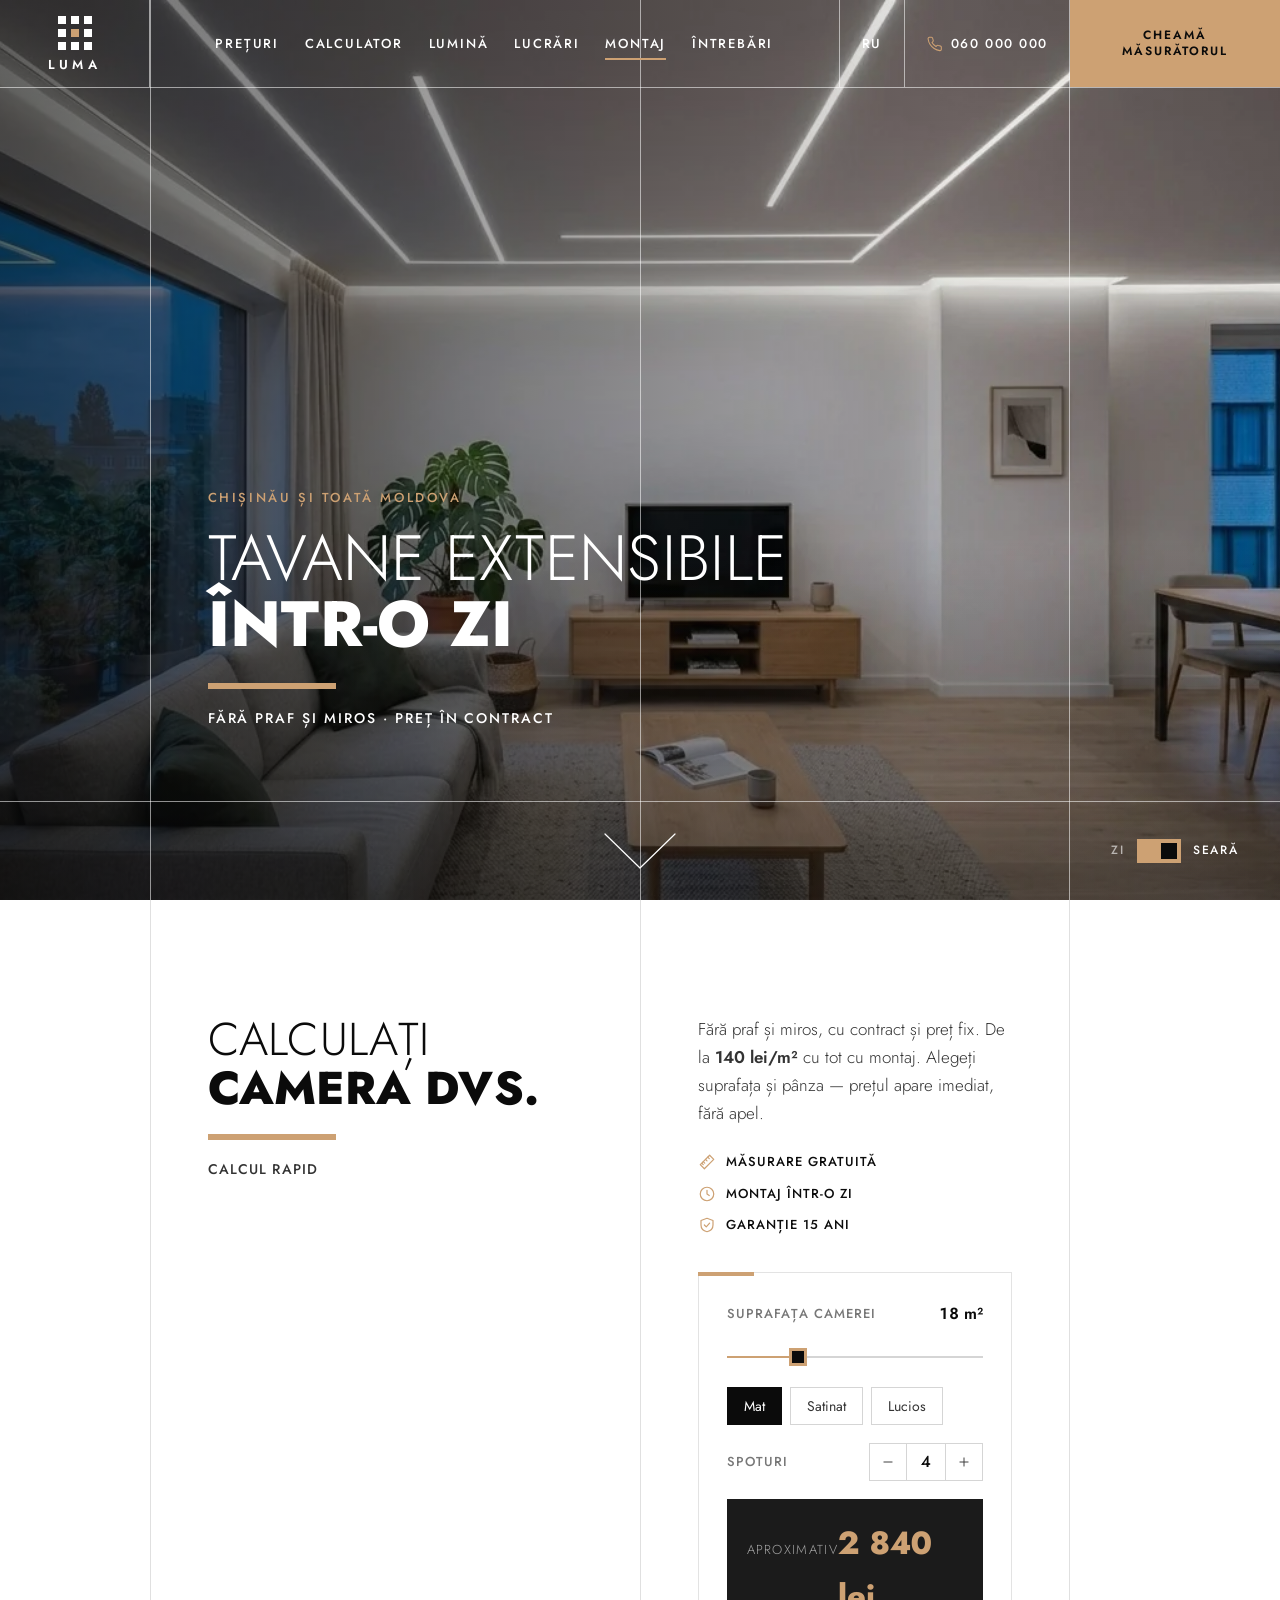
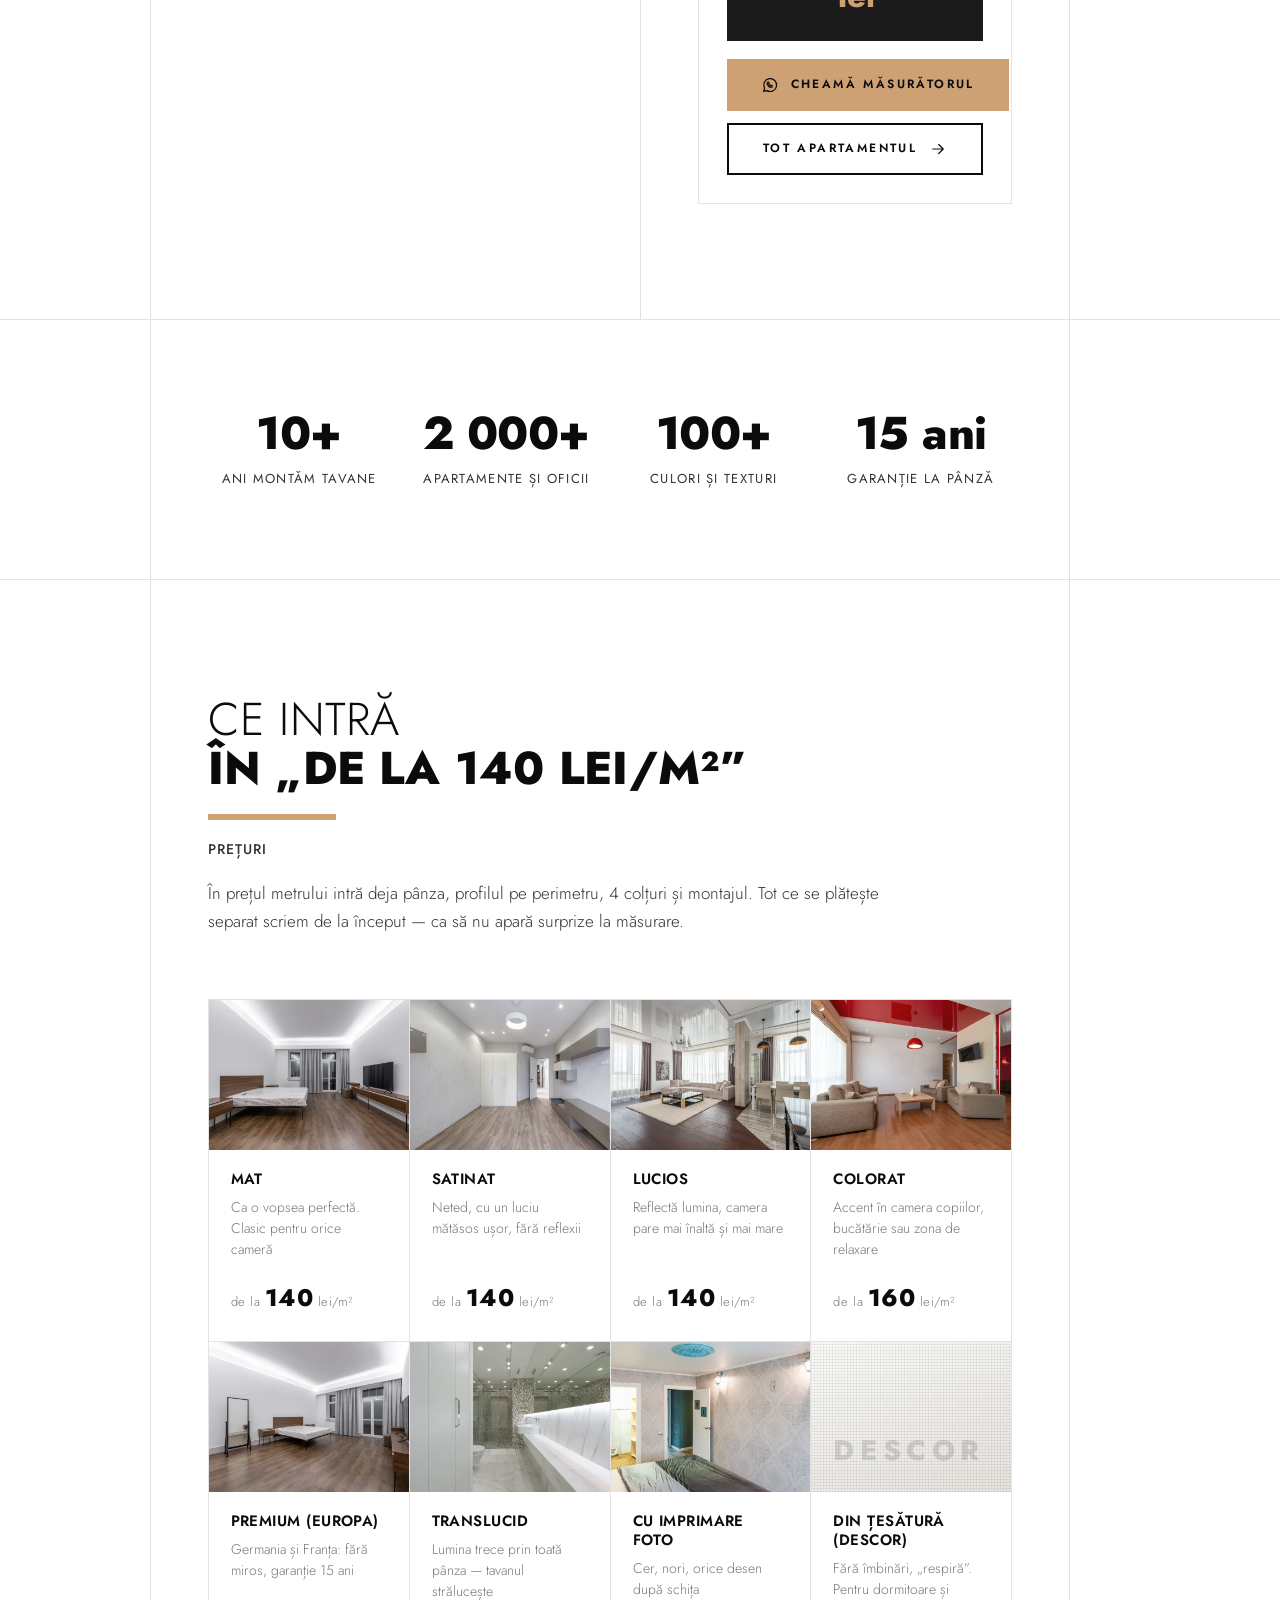
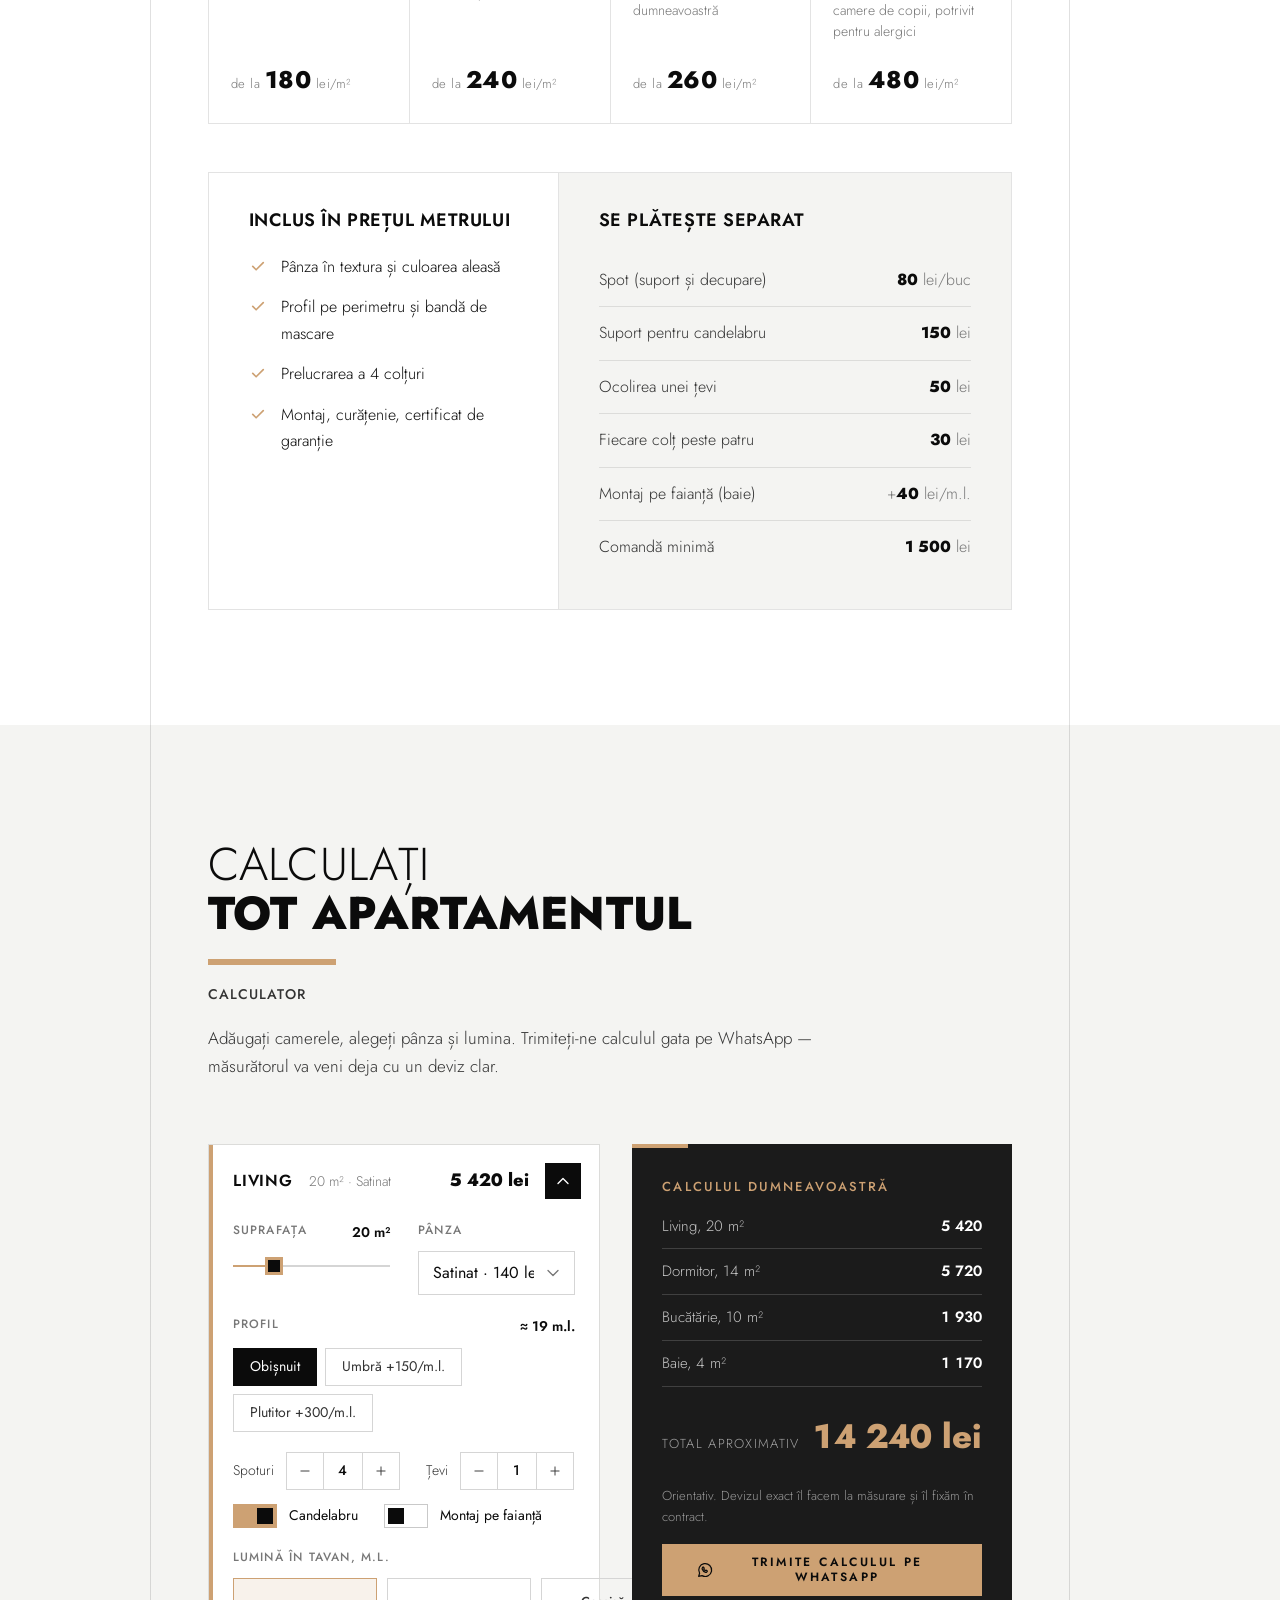
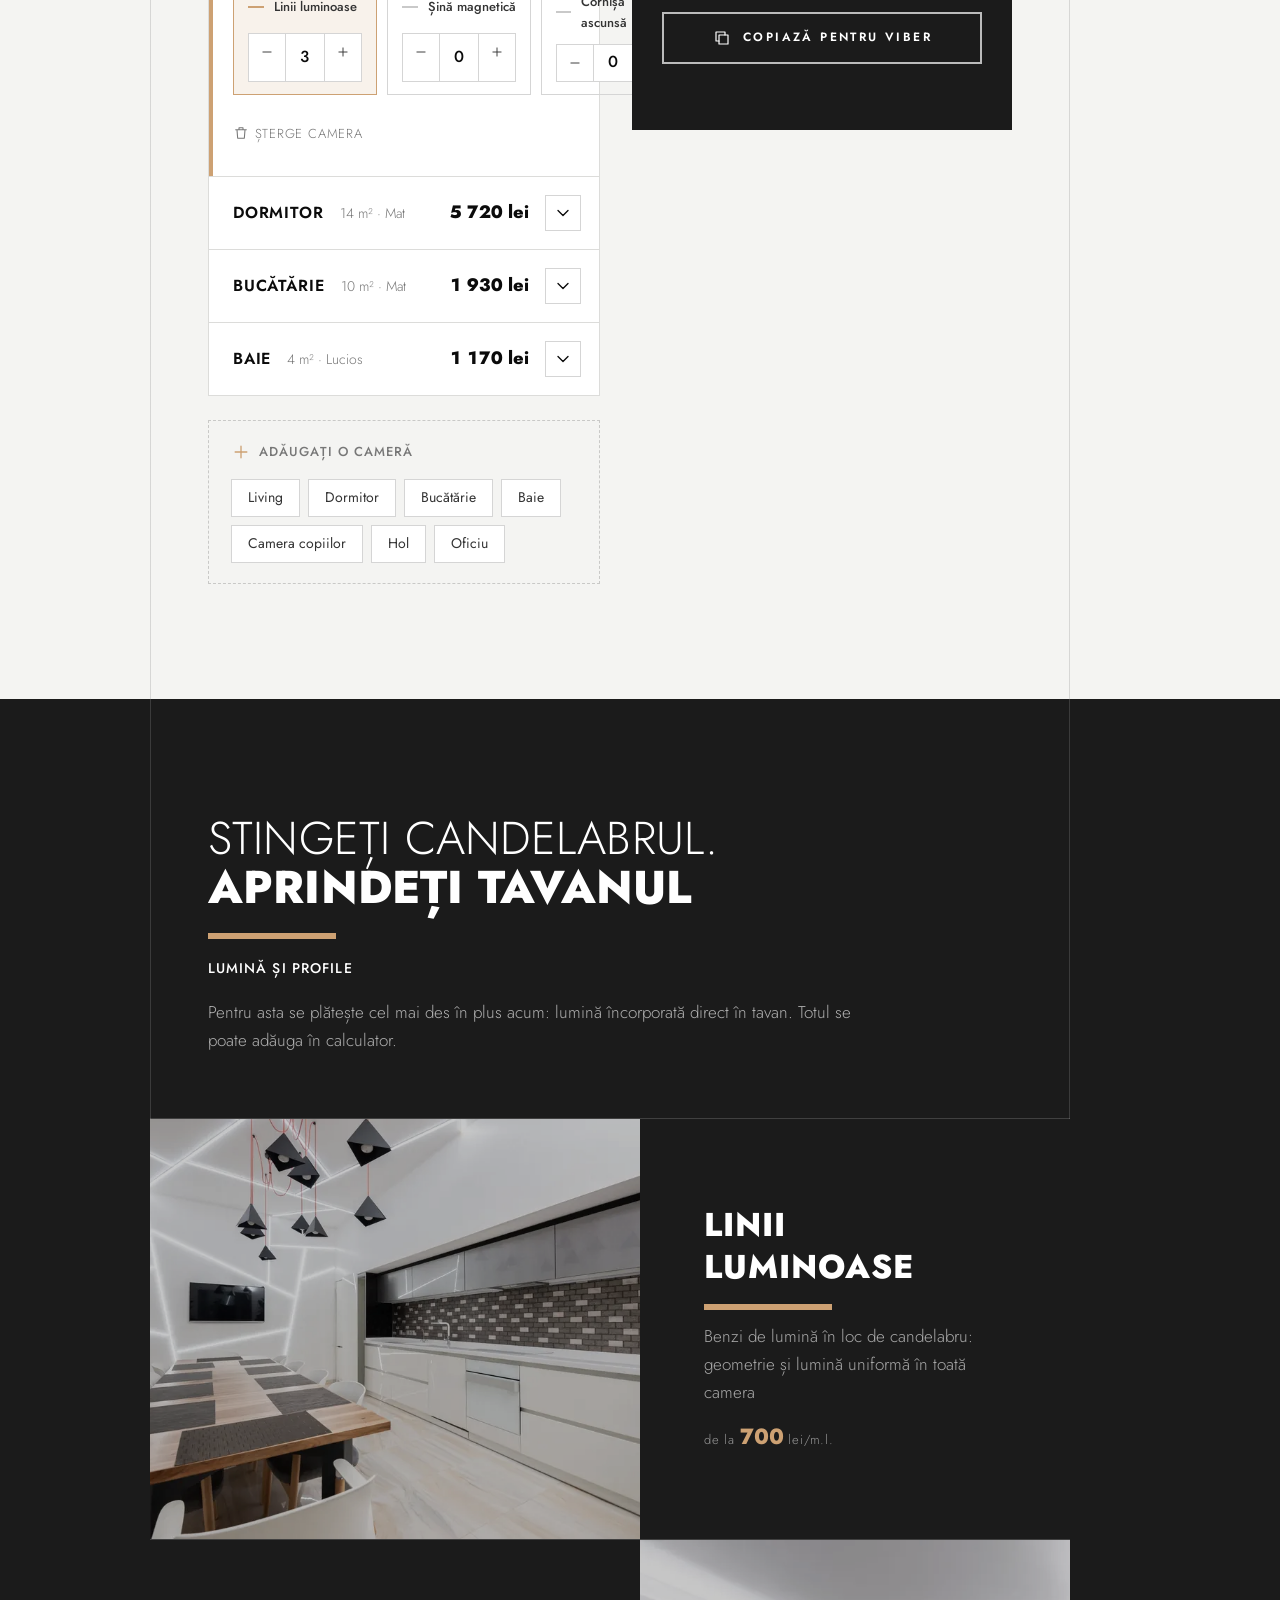
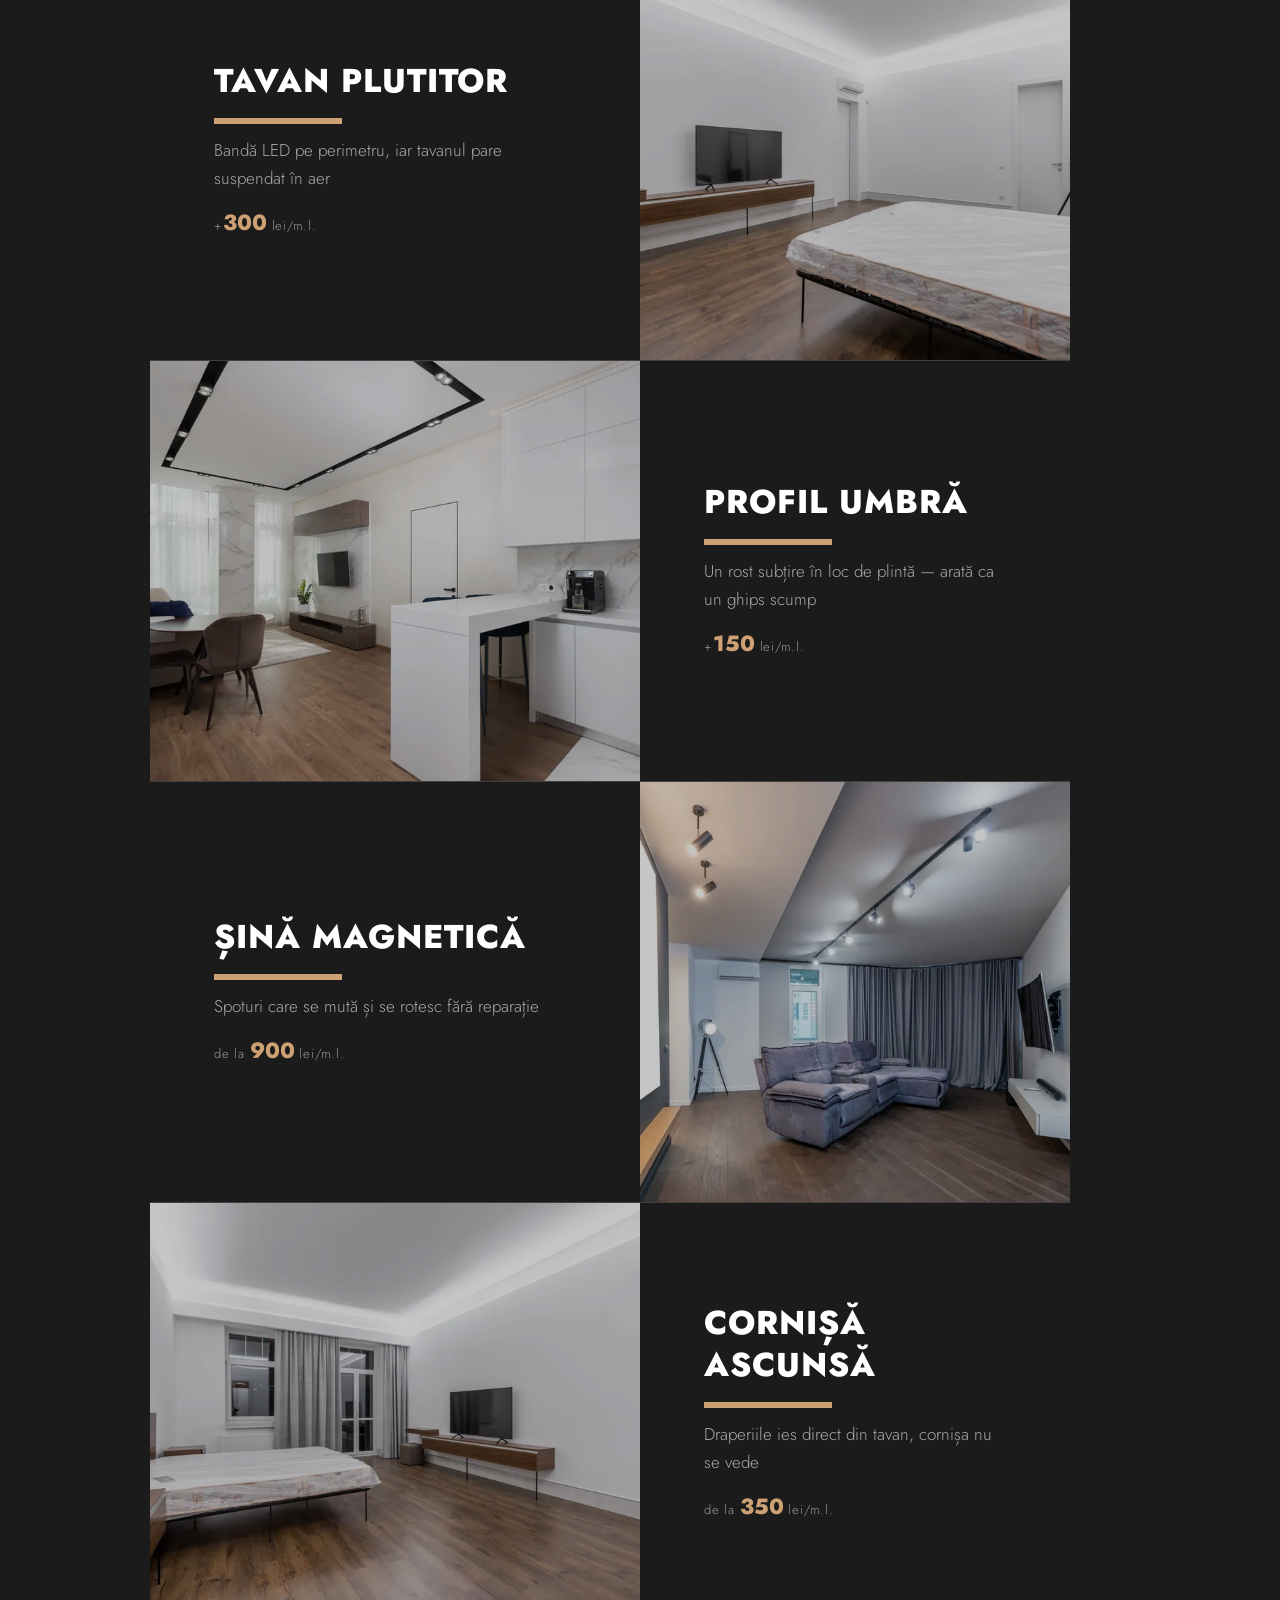
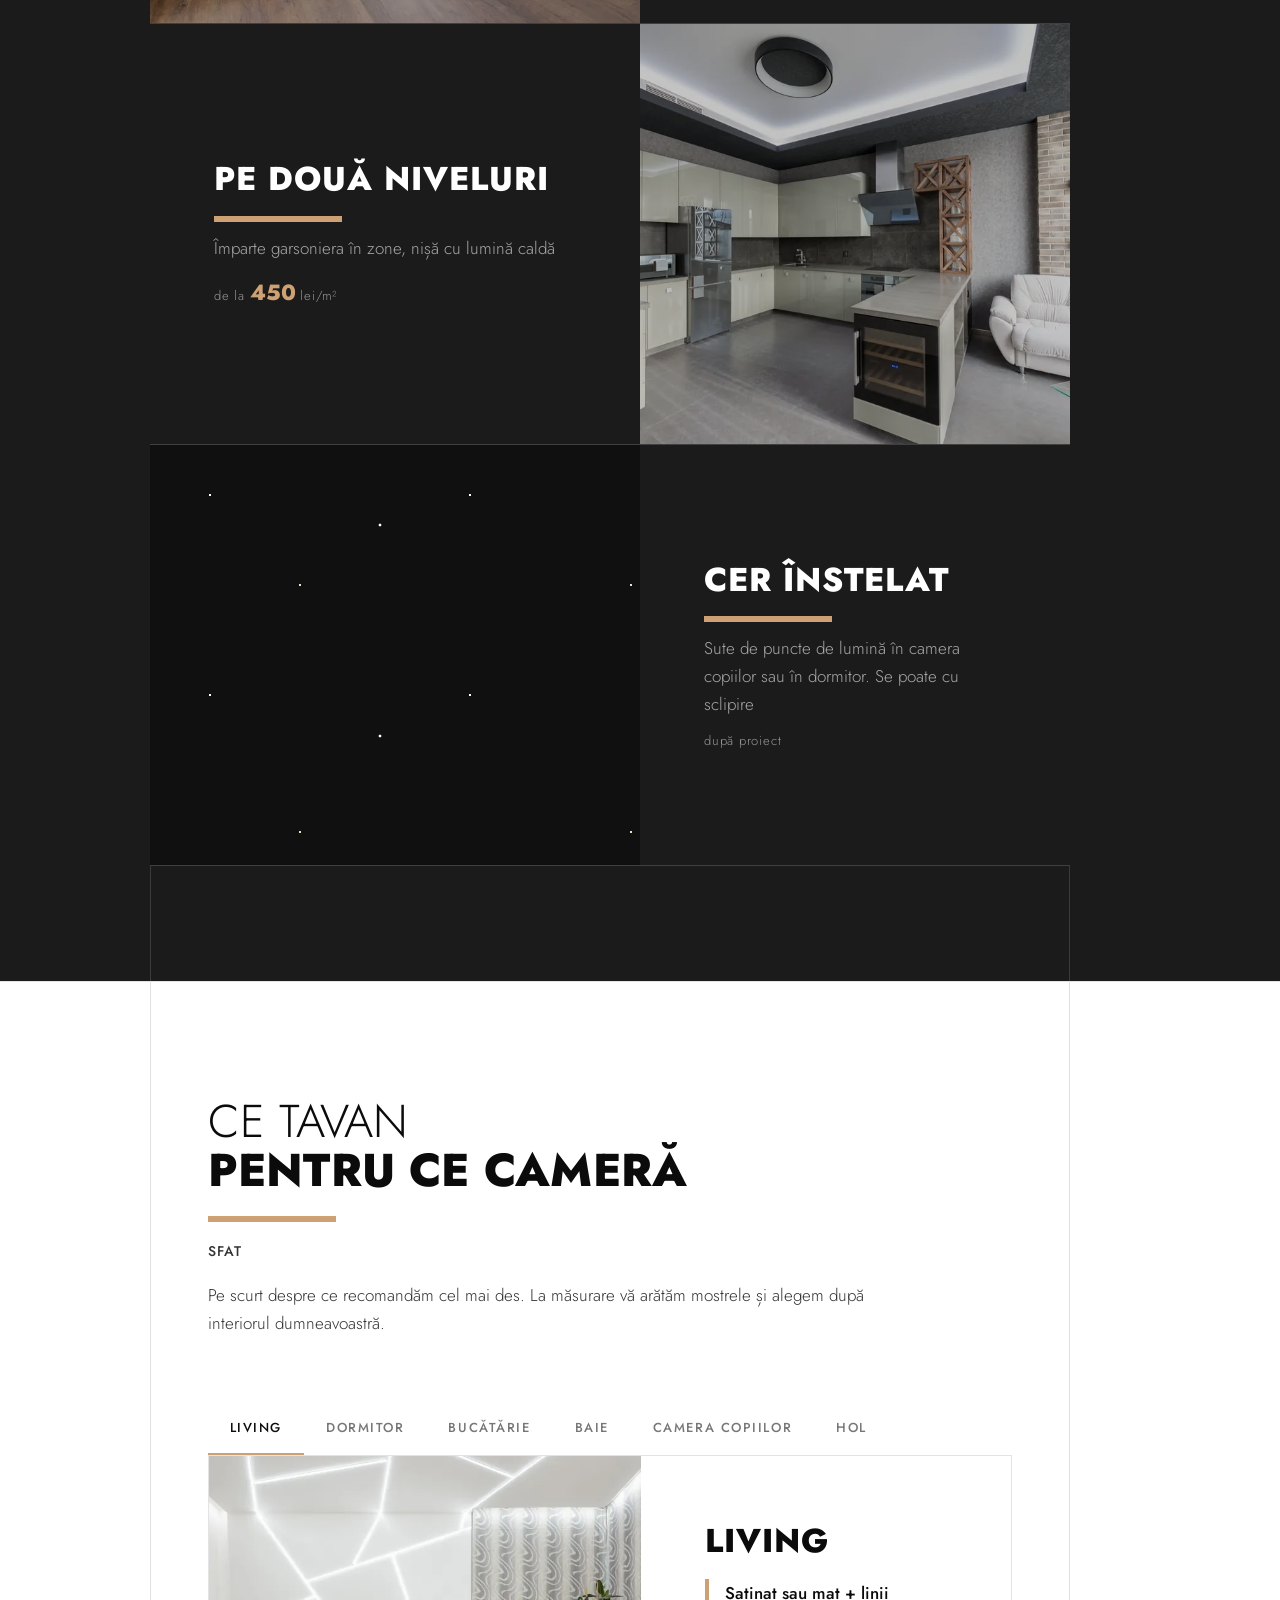
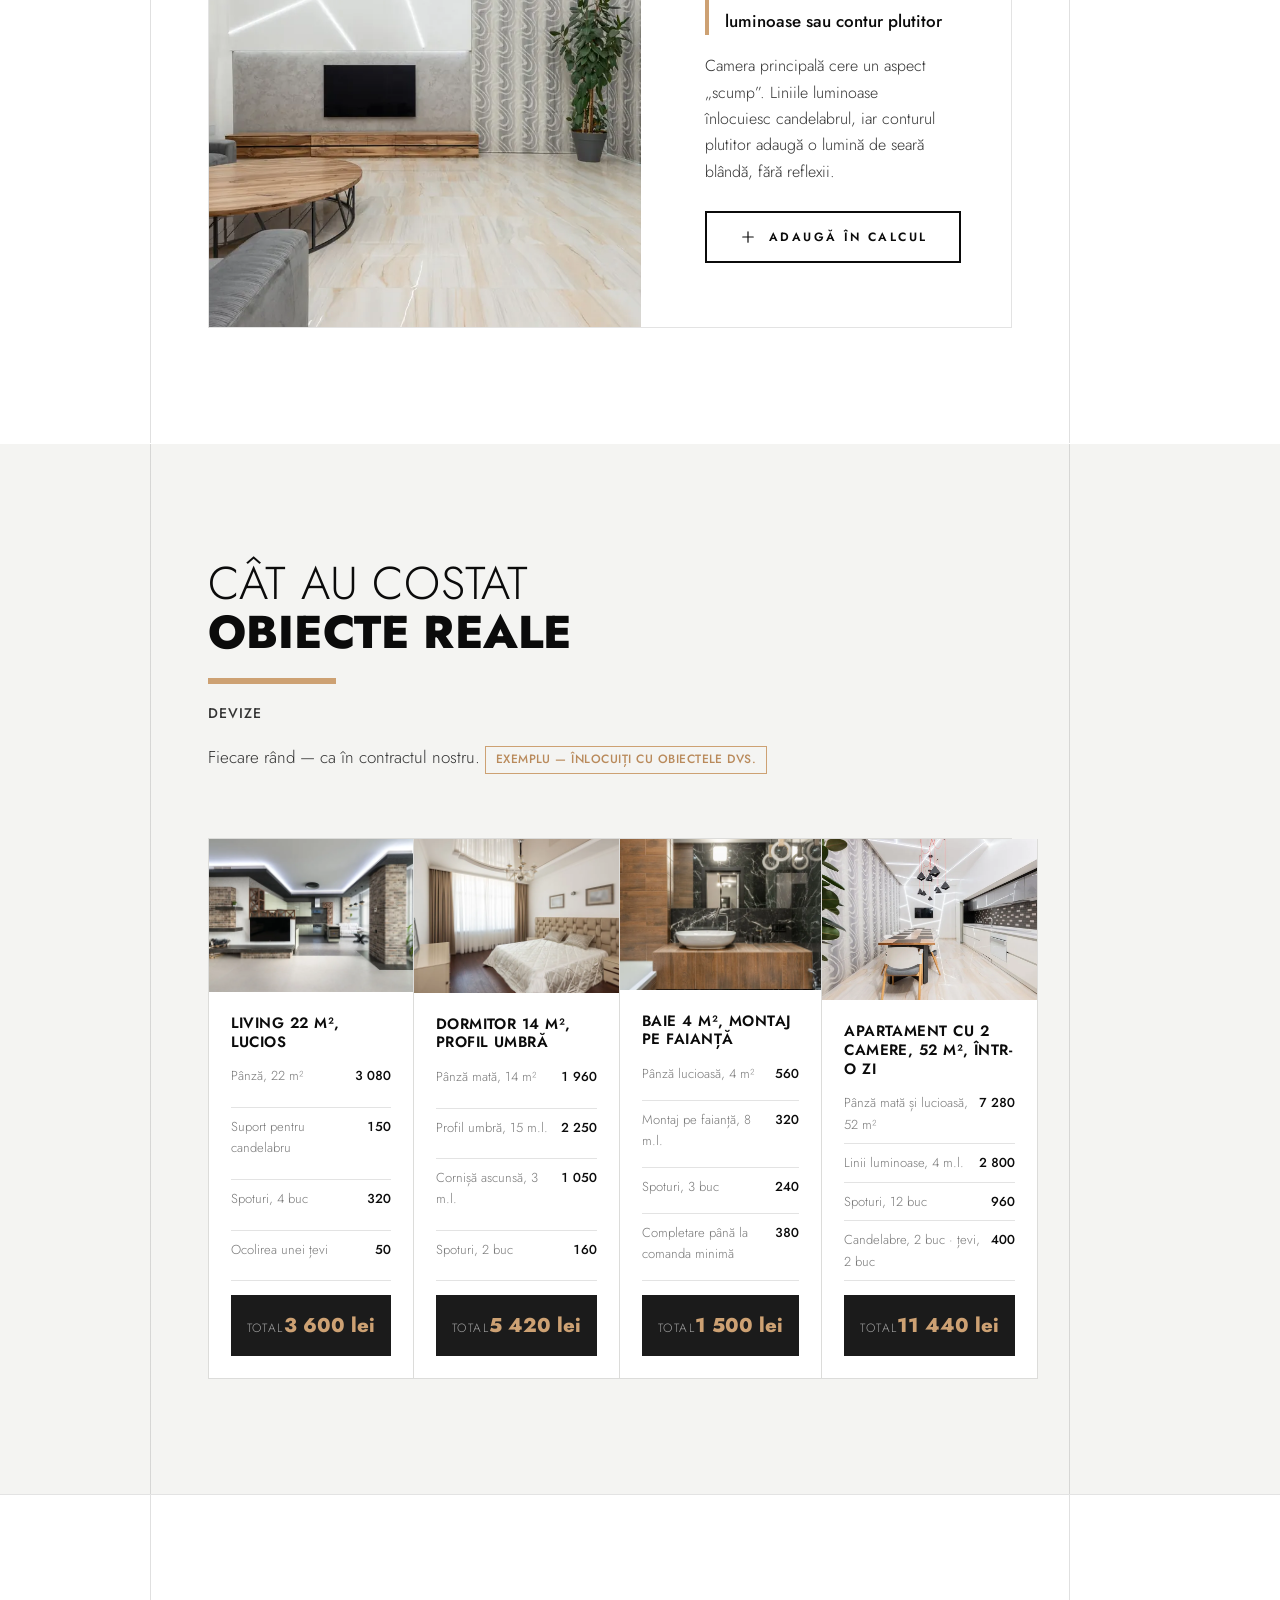
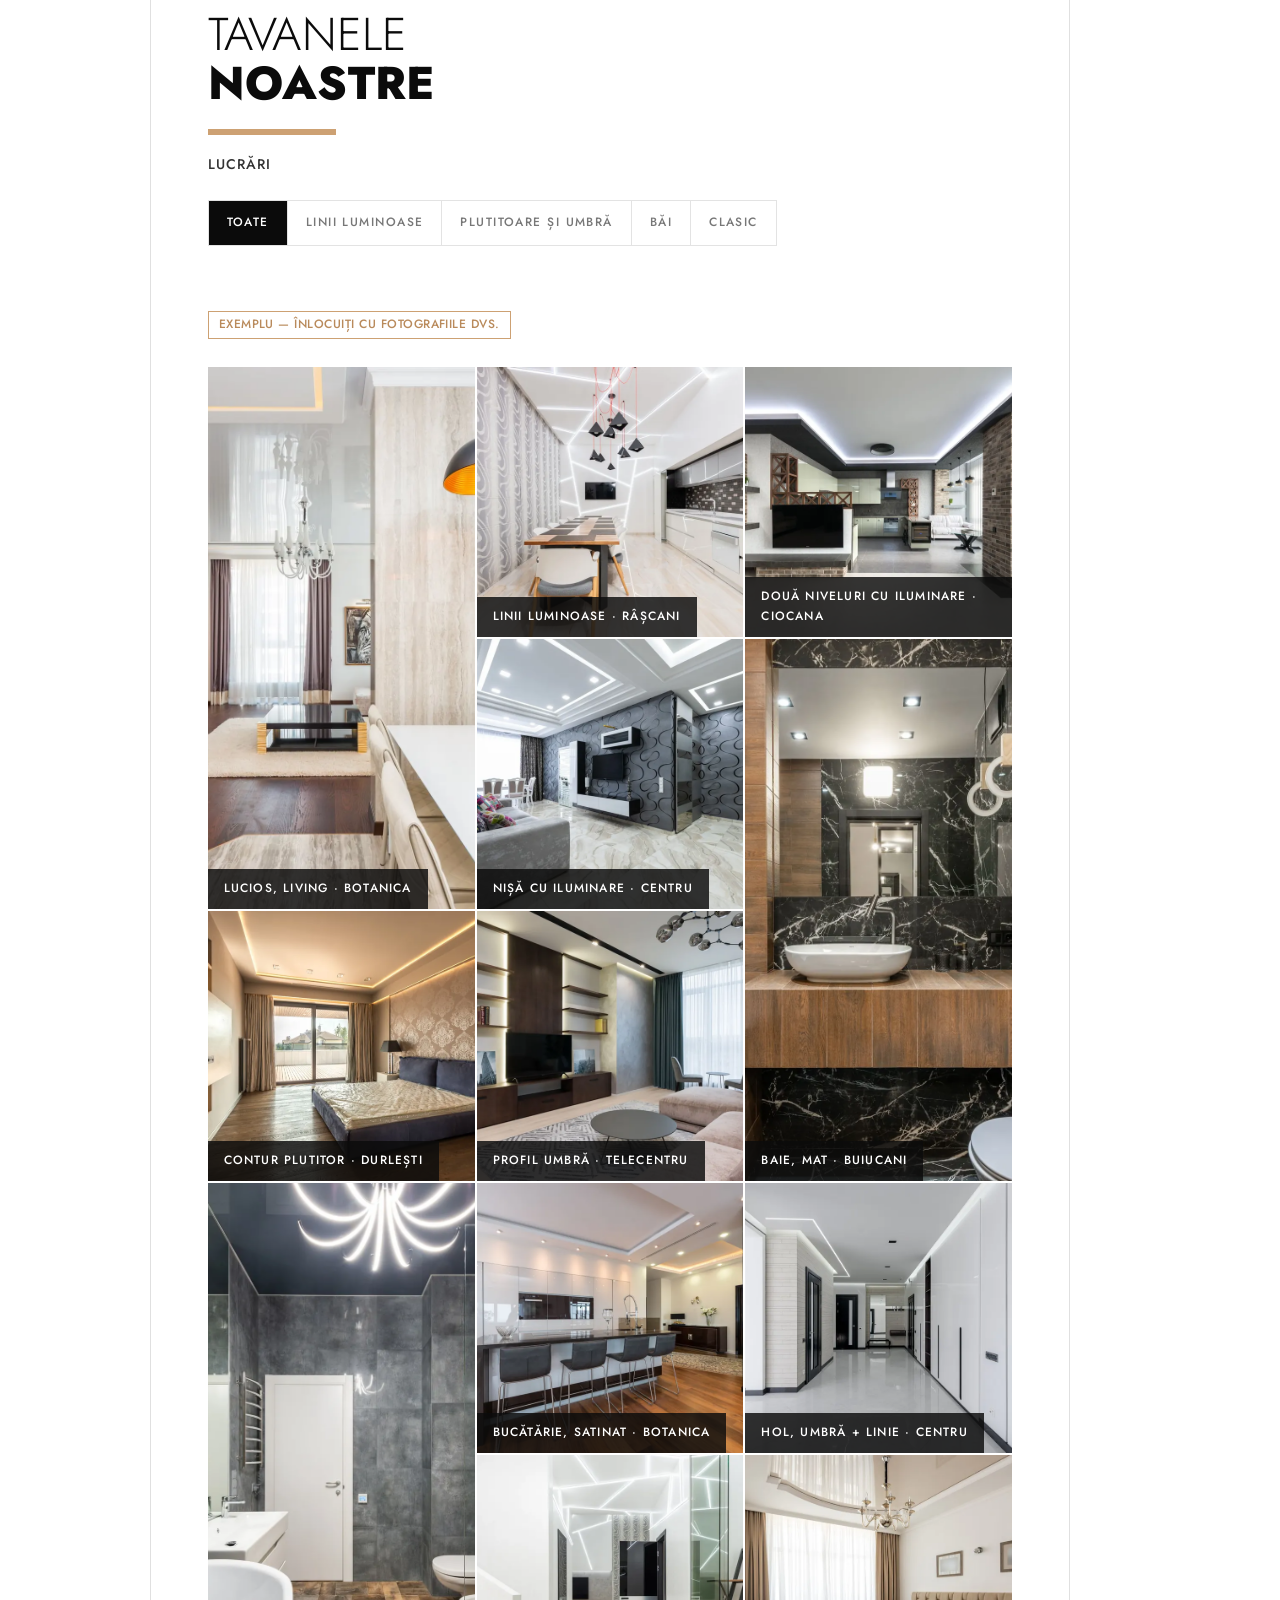
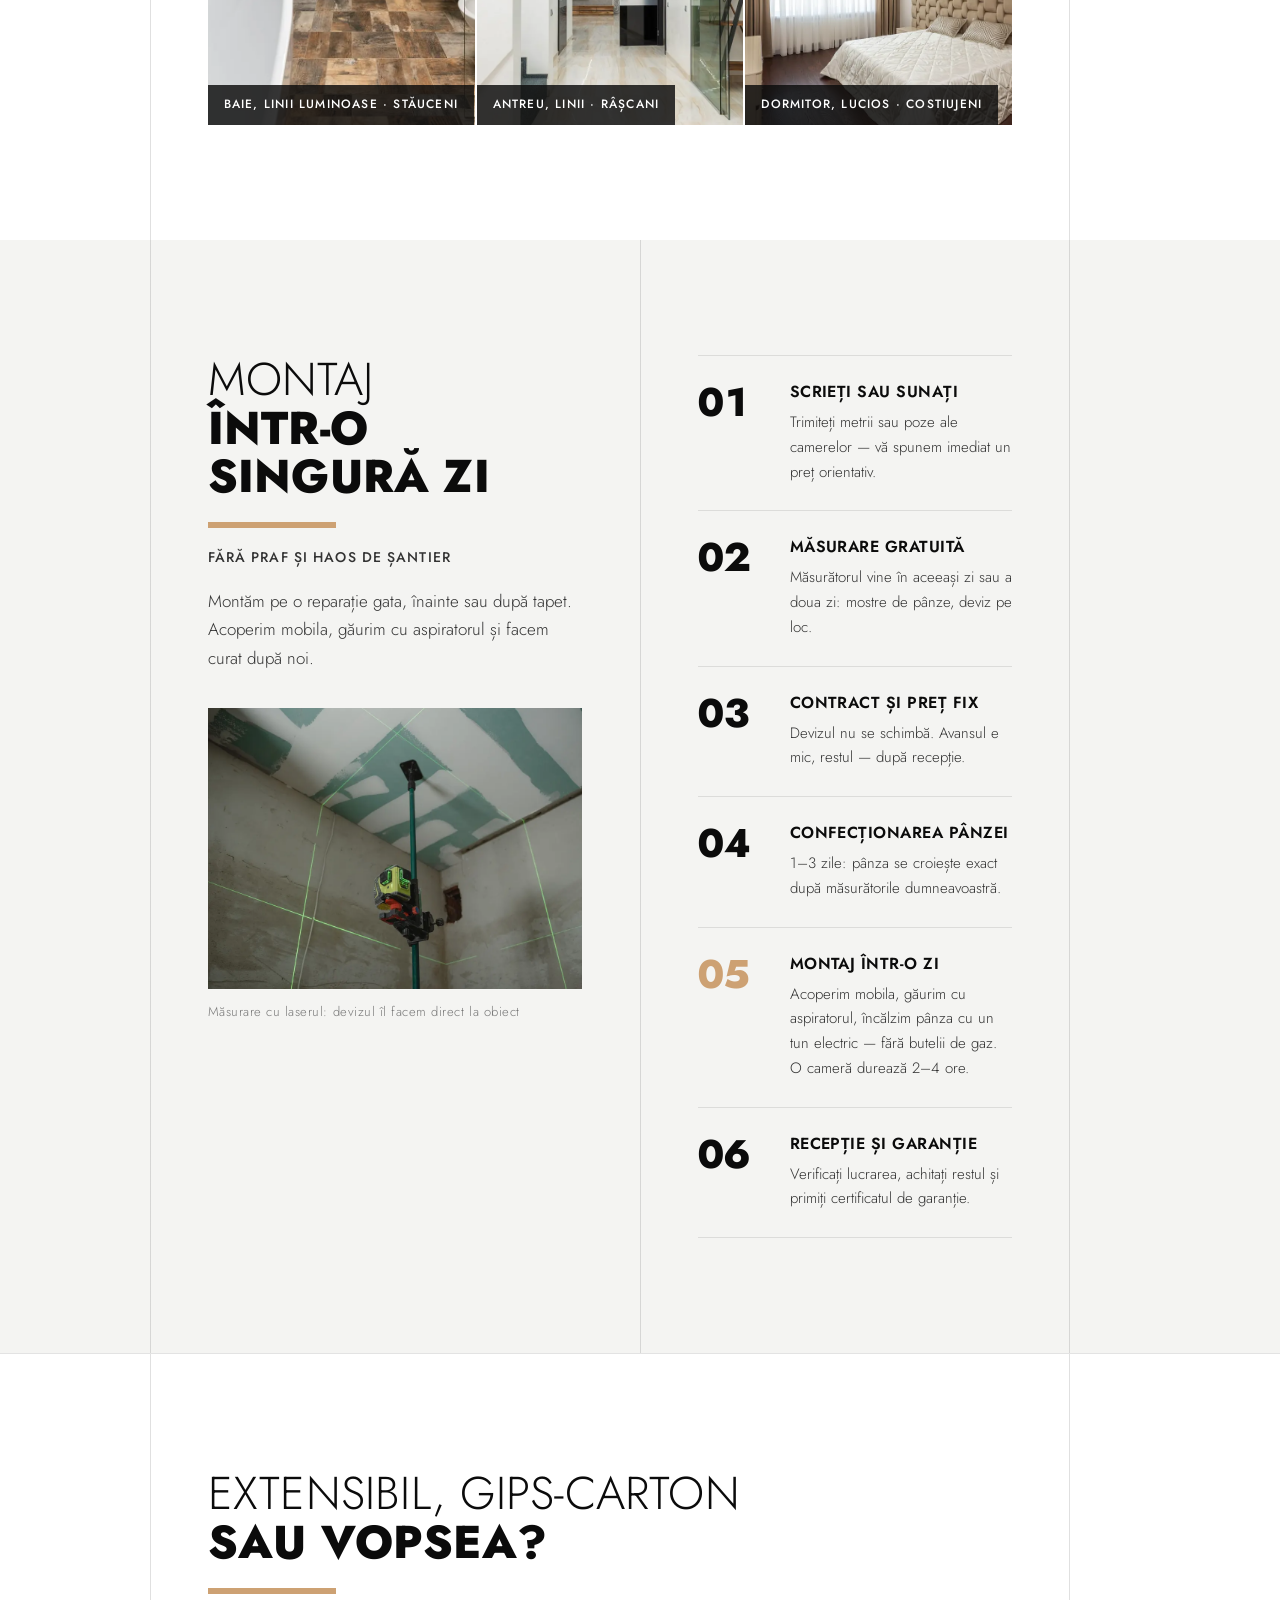
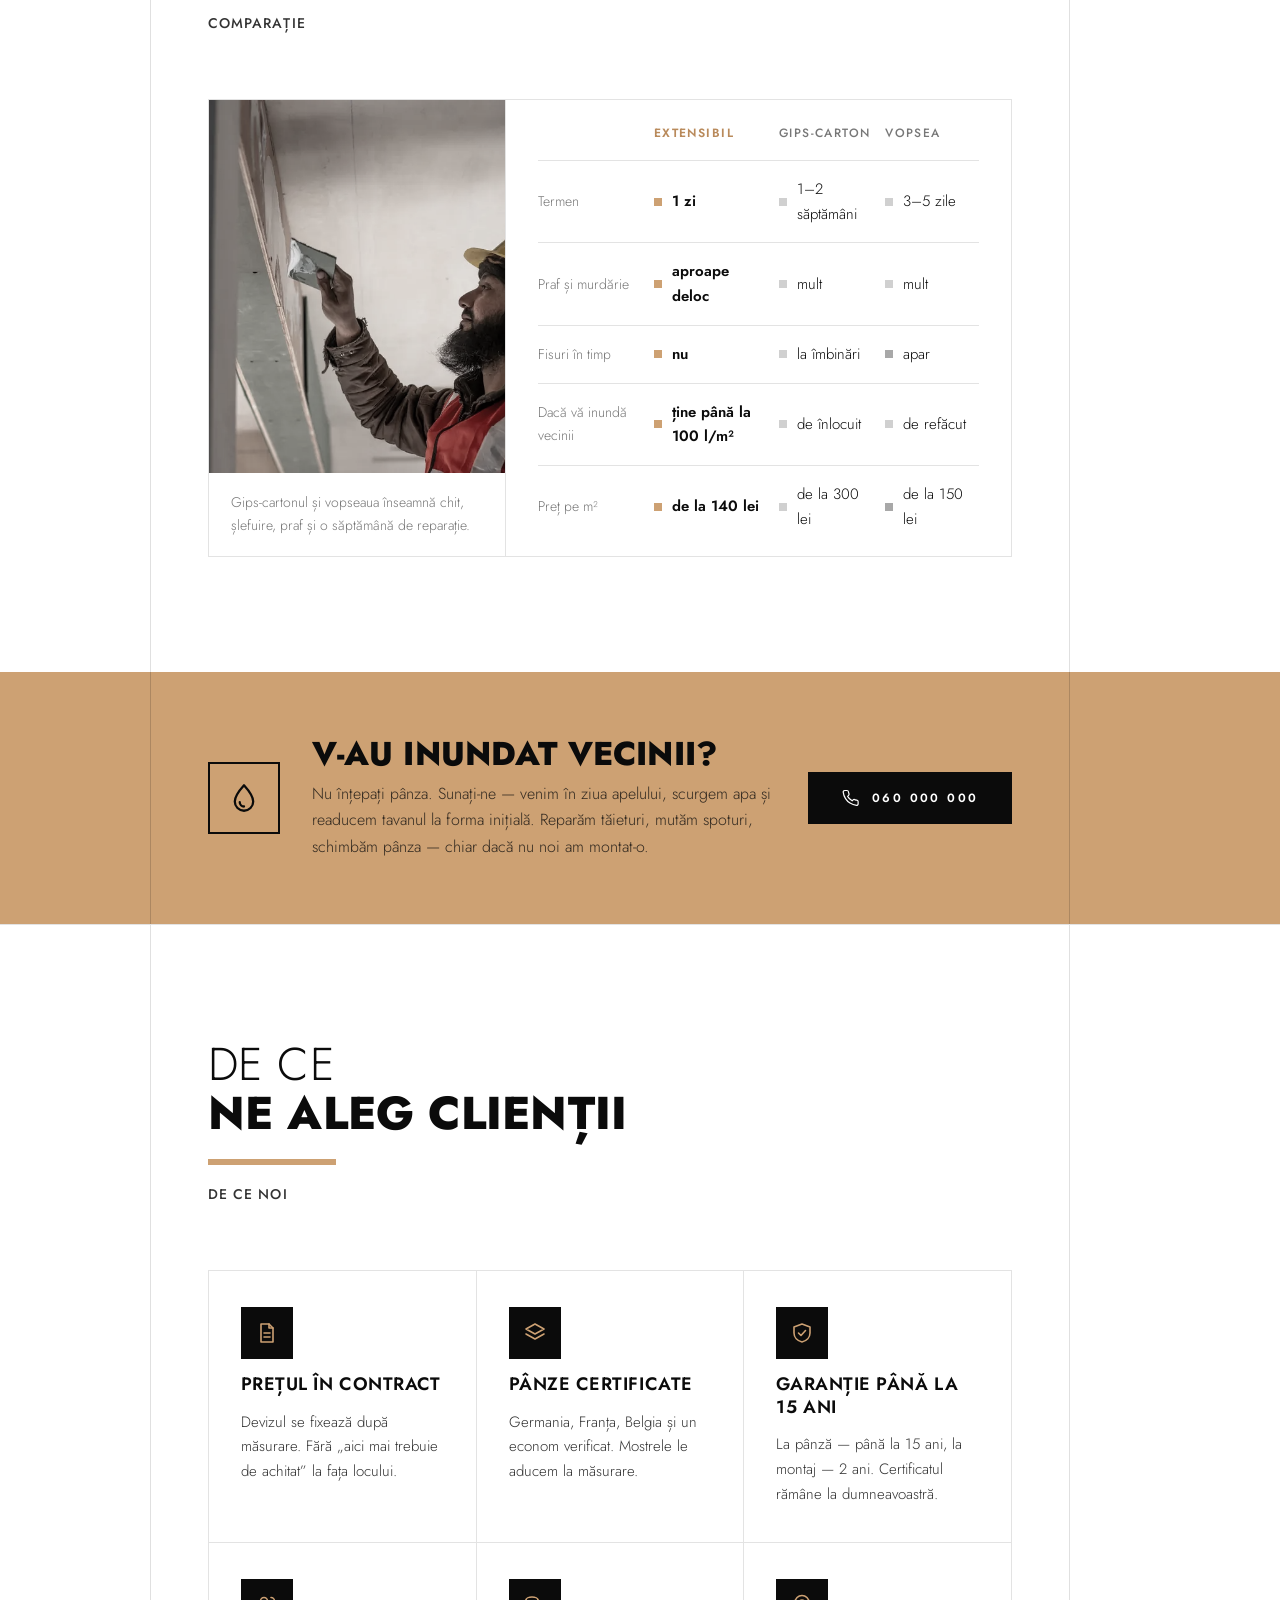
<file: ro.html>
<!doctype html>
<html lang="ro">
<head>
<meta charset="utf-8">
<meta name="viewport" content="width=device-width,initial-scale=1">
<title>Tavane extensibile în Chișinău într-o zi — LUMA · 060 000 000</title>
<meta name="description" content="Tavane extensibile montate într-o zi: mate, lucioase, din țesătură, linii luminoase, tavane plutitoare și cu profil umbră. Prețul se fixează în contract. De la 140 lei/m² cu montaj, măsurare gratuită.">
<meta property="og:type" content="website">
<meta property="og:locale" content="ro_RO">
<meta property="og:title" content="Tavane extensibile într-o zi — LUMA">
<meta property="og:description" content="Calculați apartamentul pe site: pânza, spoturile, liniile luminoase. De la 140 lei/m², preț în contract, garanție 15 ani.">
<meta property="og:url" content="https://webonix-md.github.io/potolki-v2/ro.html">
<meta property="og:image" content="https://webonix-md.github.io/potolki-v2/img/og/og-square-ro.jpg">
<meta property="og:image:width" content="1200">
<meta property="og:image:height" content="1200">
<meta name="theme-color" content="#1B1B1B">
<link rel="icon" href="favicon.svg" type="image/svg+xml">
<link rel="alternate" hreflang="ru" href="index.html">
<link rel="alternate" hreflang="ro" href="ro.html">
<link rel="preload" href="fonts/Jost-Light.woff2" as="font" type="font/woff2" crossorigin>
<link rel="preload" href="fonts/Jost-ExtraBold.woff2" as="font" type="font/woff2" crossorigin>
<link rel="preload" href="img/hero-night-wide.webp" as="image">
<link rel="stylesheet" href="style.css?v=12">
<script type="application/ld+json">
{"@context":"https://schema.org","@type":"HomeAndConstructionBusiness","name":"LUMA","description":"Tavane extensibile cu montaj în Chișinău și în toată Moldova","telephone":"+37360000000","priceRange":"de la 140 MDL/m²","areaServed":"Moldova","address":{"@type":"PostalAddress","addressLocality":"Chișinău","addressCountry":"MD"},"openingHours":"Mo-Sa 09:00-20:00"}
</script>
</head>
<body>

<!-- ============ ИКОНКИ ============ -->
<svg width="0" height="0" style="position:absolute" aria-hidden="true">
  <symbol id="i-arrow" viewBox="0 0 24 24"><path d="M5 12h14M13 6l6 6-6 6"/></symbol>
  <symbol id="i-plus" viewBox="0 0 24 24"><path d="M12 5v14M5 12h14"/></symbol>
  <symbol id="i-minus" viewBox="0 0 24 24"><path d="M5 12h14"/></symbol>
  <symbol id="i-close" viewBox="0 0 24 24"><path d="M6 6l12 12M18 6L6 18"/></symbol>
  <symbol id="i-menu" viewBox="0 0 24 24"><path d="M4 7h16M4 12h16M4 17h10"/></symbol>
  <symbol id="i-chevron" viewBox="0 0 24 24"><path d="M6 9l6 6 6-6"/></symbol>
  <symbol id="i-check" viewBox="0 0 24 24"><path d="M5 12.5l4.5 4.5L19 7.5"/></symbol>
  <symbol id="i-phone" viewBox="0 0 24 24"><path d="M21.5 16.9v3a2 2 0 0 1-2.2 2 19.8 19.8 0 0 1-8.6-3.1 19.5 19.5 0 0 1-6-6A19.8 19.8 0 0 1 1.6 4.2 2 2 0 0 1 3.6 2h3a2 2 0 0 1 2 1.7c.1.9.4 1.8.7 2.7a2 2 0 0 1-.5 2.1L7.5 9.8a16 16 0 0 0 6 6l1.3-1.3a2 2 0 0 1 2.1-.4c.9.3 1.8.6 2.7.7a2 2 0 0 1 1.9 2.1z"/></symbol>
  <symbol id="i-wa" viewBox="0 0 24 24"><path d="M3.5 20.5l1.3-4.2A8.6 8.6 0 1 1 8 19.5z"/><path d="M9 8.2c.3-.3.7-.3 1 0l.8 1.1c.2.3.2.7-.1 1l-.4.4c.4.9 1.2 1.7 2.1 2.1l.4-.4c.3-.3.7-.3 1-.1l1.1.8c.3.3.3.7 0 1l-.6.6c-.5.5-1.3.6-2 .3a7.4 7.4 0 0 1-4-4c-.3-.7-.2-1.5.3-2z"/></symbol>
  <symbol id="i-viber" viewBox="0 0 24 24"><path d="M12 2.5c5.2 0 8.5 2.4 8.5 8s-3.3 8-8.5 8c-.9 0-1.7-.1-2.5-.2L6 21v-3.5c-1.8-1.3-2.5-3.6-2.5-7 0-5.6 3.3-8 8.5-8z"/><path d="M9.3 7.7c.3-.3.7-.3 1 0l.8 1.1c.2.3.2.7-.1 1l-.4.4c.4.9 1.2 1.7 2.1 2.1l.4-.4c.3-.3.7-.3 1-.1l1.1.8c.3.3.3.7 0 1l-.6.6c-.5.5-1.3.6-2 .3a7.4 7.4 0 0 1-4-4c-.3-.7-.2-1.5.3-2zM13 6.4a4 4 0 0 1 3.3 3.3"/></symbol>
  <symbol id="i-sun" viewBox="0 0 24 24"><circle cx="12" cy="12" r="4"/><path d="M12 2.5v2M12 19.5v2M2.5 12h2M19.5 12h2M5.3 5.3l1.4 1.4M17.3 17.3l1.4 1.4M5.3 18.7l1.4-1.4M17.3 6.7l1.4-1.4"/></symbol>
  <symbol id="i-moon" viewBox="0 0 24 24"><path d="M20 14.5A8 8 0 1 1 9.5 4 6.5 6.5 0 0 0 20 14.5z"/></symbol>
  <symbol id="i-ruler" viewBox="0 0 24 24"><path d="M3 15.5L15.5 3 21 8.5 8.5 21z"/><path d="M7 11.5l2 2M10 8.5l2 2M13 5.5l2 2M5.5 14l1.5 1.5"/></symbol>
  <symbol id="i-clock" viewBox="0 0 24 24"><circle cx="12" cy="12" r="9"/><path d="M12 7v5l3 2"/></symbol>
  <symbol id="i-shield" viewBox="0 0 24 24"><path d="M12 3l8 3v6c0 4.5-3.4 8-8 9-4.6-1-8-4.5-8-9V6z"/><path d="M8.5 12l2.5 2.5 4.5-5"/></symbol>
  <symbol id="i-doc" viewBox="0 0 24 24"><path d="M6 3h8l4 4v14H6z"/><path d="M14 3v4h4M9 12h6M9 16h6"/></symbol>
  <symbol id="i-drop" viewBox="0 0 24 24"><path d="M12 3s6.5 7.2 6.5 11.5a6.5 6.5 0 0 1-13 0C5.5 10.2 12 3 12 3z"/><path d="M9 15a3 3 0 0 0 3 3"/></symbol>
  <symbol id="i-bulb" viewBox="0 0 24 24"><path d="M9 18h6M10 21h4M12 3a6 6 0 0 0-3.5 10.9c.6.5 1 1.2 1 2V16h5v-.1c0-.8.4-1.5 1-2A6 6 0 0 0 12 3z"/></symbol>
  <symbol id="i-layers" viewBox="0 0 24 24"><path d="M12 3l9 5-9 5-9-5z"/><path d="M3 13l9 5 9-5"/></symbol>
  <symbol id="i-fan" viewBox="0 0 24 24"><path d="M4 8h12a3 3 0 1 0-3-3M4 12h15a3 3 0 1 1-3 3M4 16h7"/></symbol>
  <symbol id="i-team" viewBox="0 0 24 24"><circle cx="9" cy="8" r="3.5"/><path d="M2.5 20a6.5 6.5 0 0 1 13 0M16 4.5a3.5 3.5 0 0 1 0 7M18 14a6.5 6.5 0 0 1 3.5 6"/></symbol>
  <symbol id="i-coins" viewBox="0 0 24 24"><ellipse cx="9" cy="7" rx="6" ry="3"/><path d="M3 7v4c0 1.7 2.7 3 6 3s6-1.3 6-3V7M3 11v4c0 1.7 2.7 3 6 3 1 0 2-.1 2.8-.4"/><circle cx="17" cy="16" r="4"/></symbol>
  <symbol id="i-pin" viewBox="0 0 24 24"><path d="M12 21s7-6.2 7-11.5a7 7 0 0 0-14 0C5 14.8 12 21 12 21z"/><circle cx="12" cy="9.5" r="2.5"/></symbol>
  <symbol id="i-building" viewBox="0 0 24 24"><path d="M4 21V4h11v17M15 9h5v12M2 21h20M8 8h3M8 12h3M8 16h3"/></symbol>
  <symbol id="i-copy" viewBox="0 0 24 24"><path d="M8 8h12v12H8z"/><path d="M16 8V4H4v12h4"/></symbol>
  <symbol id="i-star" viewBox="0 0 24 24"><path d="M12 3.5l2.6 5.3 5.9.9-4.3 4.1 1 5.8L12 16.9l-5.2 2.7 1-5.8-4.3-4.1 5.9-.9z"/></symbol>
  <symbol id="i-insta" viewBox="0 0 24 24"><rect x="3.5" y="3.5" width="17" height="17" rx="5"/><circle cx="12" cy="12" r="4"/><circle cx="17" cy="7" r=".6"/></symbol>
  <symbol id="i-fb" viewBox="0 0 24 24"><path d="M14 8.5h3V5h-3a4 4 0 0 0-4 4v2.5H7.5V15H10v6h3.5v-6h3l.5-3.5h-3.5V9a.5.5 0 0 1 .5-.5z"/></symbol>
  <symbol id="i-tiktok" viewBox="0 0 24 24"><path d="M14 3v11.5a3.5 3.5 0 1 1-3.5-3.5M14 3c.5 2.7 2.3 4.3 5 4.5"/></symbol>
  <symbol id="i-trash" viewBox="0 0 24 24"><path d="M4 7h16M9 7V4h6v3M6 7l1 13h10l1-13"/></symbol>
  <symbol id="i-vacuum" viewBox="0 0 24 24"><path d="M5 20h9a4 4 0 0 0 0-8H9M9 12V4M6 4h6"/><circle cx="7" cy="20" r="1.5"/></symbol>
</svg>

<!-- ============ ШАПКА ============ -->
<header class="hdr" data-hdr>
  <a class="hdr__logo" href="#top" aria-label="LUMA — pagina principală">
    <span class="logo__mark" aria-hidden="true"><i></i><i></i><i></i><i></i><i></i><i></i><i></i><i></i><i></i></span>
    <span class="logo__txt">LUMA</span>
  </a>
  <nav class="nav" data-nav aria-label="Secțiuni"><a href="#prices">Prețuri</a><a href="#calc">Calculator</a><a href="#light">Lumină</a><a href="#works">Lucrări</a><a href="#montage">Montaj</a><a href="#faq">Întrebări</a></nav>
  <a class="hdr__lang" href="index.html" hreflang="ru" lang="ru">RU</a>
  <a class="hdr__phone" href="tel:+37360000000"><svg><use href="#i-phone"/></svg><span>060 000 000</span></a>
  <a class="hdr__cta" data-wa="measure" href="https://wa.me/37360000000" target="_blank" rel="noopener">Cheamă măsurătorul</a>
  <button class="hdr__burger" type="button" data-burger aria-label="Meniu" aria-expanded="false"><span></span><span></span><span></span><small>Meniu</small></button>
</header>

<main id="top">

<!-- ============ 1. ПЕРВЫЙ ЭКРАН ============ -->
<section class="hero">
  <figure class="scene is-night" data-scene>
    <picture class="scene__img scene__img--day">
      <img src="img/hero-day-wide.webp" alt="Living ziua: tavan extensibil alb mat, liniile luminoase stinse" width="1488" height="720" fetchpriority="high">
    </picture>
    <picture class="scene__img scene__img--night">
      <img src="img/hero-night-wide.webp" alt="Același living seara: în tavan ard liniile luminoase și conturul plutitor" width="1488" height="720">
    </picture>
    <span class="scene__shade" aria-hidden="true"></span>
  </figure>
  <div class="hero__grid" aria-hidden="true"><i></i><i></i><i></i><i></i><i></i></div>
  <div class="hero__title-wrap">
    <p class="hero__kick">Chișinău și toată Moldova</p>
    <h1 class="hero__title"><span class="thin">Tavane extensibile</span> într-o&nbsp;zi</h1>
    <span class="bar" aria-hidden="true"></span>
    <p class="hero__sub">Fără praf și miros · preț în contract</p>
  </div>
  <button class="daynight" type="button" role="switch" aria-checked="true" aria-label="Lumină în tavan" data-daynight>
    <span class="daynight__opt daynight__opt--day">Zi</span>
    <span class="daynight__track"><span class="daynight__knob"></span></span>
    <span class="daynight__opt daynight__opt--night">Seară</span>
  </button>
  <a class="hero__down" href="#intro" aria-label="Derulați în jos"><svg viewBox="0 0 72 36"><path d="M1 1l35 34L71 1"/></svg></a>
</section>

<!-- ============ 1б. БЫСТРЫЙ РАСЧЁТ ============ -->
<section class="intro" id="intro">
  <div class="wrap intro__grid">
    <div class="sec__head">
      <p class="eyebrow">Calcul rapid</p>
      <h2><span class="thin">Calculați</span> camera dvs.</h2>
    </div>
    <div class="intro__body">
      <p class="intro__text">Fără praf și miros, cu contract și preț fix. De la <b>140 lei/m²</b> cu tot cu montaj. Alegeți suprafața și pânza — prețul apare imediat, fără apel.</p>
      <ul class="hero__facts"><li><svg><use href="#i-ruler"/></svg>Măsurare gratuită</li><li><svg><use href="#i-clock"/></svg>Montaj într-o zi</li><li><svg><use href="#i-shield"/></svg>Garanție 15 ani</li></ul>
      <div class="quick" data-quick>
        <div class="quick__row">
          <label class="quick__label" for="q-area">Suprafața camerei</label>
          <output class="quick__val" data-quick-area-out>18 m²</output>
        </div>
        <input class="range" id="q-area" type="range" min="3" max="60" step="1" value="18" data-quick-area>
        <div class="quick__row quick__row--chips" role="radiogroup" aria-label="Textura pânzei" data-quick-canvas>
          <button type="button" class="chip is-on" role="radio" aria-checked="true" data-canvas="matte">Mat</button>
          <button type="button" class="chip" role="radio" aria-checked="false" data-canvas="satin">Satinat</button>
          <button type="button" class="chip" role="radio" aria-checked="false" data-canvas="gloss">Lucios</button>
        </div>
        <div class="quick__row">
          <span class="quick__label">Spoturi</span>
          <div class="stepper" data-stepper>
            <button type="button" aria-label="Mai puțin" data-step="-1"><svg><use href="#i-minus"/></svg></button>
            <output data-quick-lamps>4</output>
            <button type="button" aria-label="Mai mult" data-step="1"><svg><use href="#i-plus"/></svg></button>
          </div>
        </div>
        <div class="quick__total">
          <span>Aproximativ</span>
          <strong data-quick-total>2 840 lei</strong>
        </div>
        <div class="quick__btns">
          <a class="btn btn--led" data-quick-wa href="https://wa.me/37360000000" target="_blank" rel="noopener"><svg><use href="#i-wa"/></svg>Cheamă măsurătorul</a>
          <a class="btn btn--soft" href="#calc">Tot apartamentul<svg><use href="#i-arrow"/></svg></a>
        </div>
      </div>
    </div>
  </div>
</section>

<!-- ============ 2. ЦИФРЫ ============ -->
<section class="stats" aria-label="Cifre">
  <div class="wrap stats__row">
    <div class="stat"><b>10+</b><span>ani montăm tavane</span></div>
    <div class="stat"><b>2 000+</b><span>apartamente și oficii</span></div>
    <div class="stat"><b>100+</b><span>culori și texturi</span></div>
    <div class="stat"><b>15 ani</b><span>garanție la pânză</span></div>
  </div>
</section>

<!-- ============ 3. ЦЕНЫ ============ -->
<section class="sec" id="prices">
  <div class="wrap">
    <div class="sec__head">
      <p class="eyebrow"><span class="led-dot"></span>Prețuri</p>
      <h2><span class="thin">Ce intră</span> în&nbsp;„de&nbsp;la&nbsp;140&nbsp;lei/m²”</h2>
      <p class="sec__lead">În prețul metrului intră deja pânza, profilul pe perimetru, 4&nbsp;colțuri și montajul. Tot ce se plătește separat scriem de la început — ca să nu apară surprize la măsurare.</p>
    </div>

    <div class="canvases">
      <article class="canvas soft">
        <img src="img/canvas-matte.webp" alt="Tavan extensibil alb mat în dormitor" width="720" height="540" loading="lazy">
        <div class="canvas__body"><h3>Mat</h3><p>Ca o vopsea perfectă. Clasic pentru orice cameră</p><span class="price">de la <b data-price="matte">140</b> lei/m²</span></div>
      </article>
      <article class="canvas soft">
        <img src="img/canvas-satin.webp" alt="Tavan extensibil satinat în hol cu spoturi" width="720" height="540" loading="lazy">
        <div class="canvas__body"><h3>Satinat</h3><p>Neted, cu un luciu mătăsos ușor, fără reflexii</p><span class="price">de la <b data-price="satin">140</b> lei/m²</span></div>
      </article>
      <article class="canvas soft">
        <img src="img/canvas-gloss.webp" alt="Tavan extensibil lucios cu candelabru în living" width="720" height="540" loading="lazy">
        <div class="canvas__body"><h3>Lucios</h3><p>Reflectă lumina, camera pare mai înaltă și mai mare</p><span class="price">de la <b data-price="gloss">140</b> lei/m²</span></div>
      </article>
      <article class="canvas soft">
        <img src="img/canvas-color.webp" alt="Tavan extensibil roșu lucios în living" width="720" height="540" loading="lazy">
        <div class="canvas__body"><h3>Colorat</h3><p>Accent în camera copiilor, bucătărie sau zona de relaxare</p><span class="price">de la <b data-price="color">160</b> lei/m²</span></div>
      </article>
      <article class="canvas soft">
        <img src="img/canvas-fabric.webp" alt="Tavan alb din țesătură într-un dormitor luminos" width="720" height="540" loading="lazy">
        <div class="canvas__body"><h3>Premium (Europa)</h3><p>Germania și Franța: fără miros, garanție 15&nbsp;ani</p><span class="price">de la <b data-price="premium">180</b> lei/m²</span></div>
      </article>
      <article class="canvas soft">
        <img src="img/canvas-translucent.webp" alt="Panou luminos în tavanul băii" width="720" height="540" loading="lazy">
        <div class="canvas__body"><h3>Translucid</h3><p>Lumina trece prin toată pânza — tavanul strălucește</p><span class="price">de la <b data-price="translucent">240</b> lei/m²</span></div>
      </article>
      <article class="canvas soft">
        <img src="img/canvas-print.webp" alt="Tavan cu imprimare foto a cerului în dormitor" width="720" height="540" loading="lazy">
        <div class="canvas__body"><h3>Cu imprimare foto</h3><p>Cer, nori, orice desen după schița dumneavoastră</p><span class="price">de la <b data-price="print">260</b> lei/m²</span></div>
      </article>
      <article class="canvas soft canvas--fabric">
        <div class="canvas__weave" aria-hidden="true"></div>
        <div class="canvas__body"><h3>Din țesătură (Descor)</h3><p>Fără îmbinări, „respiră”. Pentru dormitoare și camere de copii, potrivit pentru alergici</p><span class="price">de la <b data-price="fabric">480</b> lei/m²</span></div>
      </article>
    </div>

    <div class="extras">
      <div class="extras__col soft">
        <h3><span class="led-dot"></span>Inclus în prețul metrului</h3>
        <ul class="ticks">
          <li><svg><use href="#i-check"/></svg>Pânza în textura și culoarea aleasă</li>
          <li><svg><use href="#i-check"/></svg>Profil pe perimetru și bandă de mascare</li>
          <li><svg><use href="#i-check"/></svg>Prelucrarea a 4 colțuri</li>
          <li><svg><use href="#i-check"/></svg>Montaj, curățenie, certificat de garanție</li>
        </ul>
      </div>
      <div class="extras__col soft">
        <h3>Se plătește separat</h3>
        <dl class="pricelist">
          <div><dt>Spot (suport și decupare)</dt><dd><b data-extra="lamp">80</b> lei/buc</dd></div>
          <div><dt>Suport pentru candelabru</dt><dd><b data-extra="chandelier">150</b> lei</dd></div>
          <div><dt>Ocolirea unei țevi</dt><dd><b data-extra="pipe">50</b> lei</dd></div>
          <div><dt>Fiecare colț peste patru</dt><dd><b data-extra="corner">30</b> lei</dd></div>
          <div><dt>Montaj pe faianță (baie)</dt><dd>+<b data-extra="tile">40</b> lei/m.l.</dd></div>
          <div><dt>Comandă minimă</dt><dd><b data-extra="min">1 500</b> lei</dd></div>
        </dl>
      </div>
    </div>
  </div>
</section>

<!-- ============ 4. КАЛЬКУЛЯТОР ============ -->
<section class="sec sec--calc" id="calc">
  <div class="wrap">
    <div class="sec__head">
      <p class="eyebrow"><span class="led-dot"></span>Calculator</p>
      <h2><span class="thin">Calculați</span> tot apartamentul</h2>
      <p class="sec__lead">Adăugați camerele, alegeți pânza și lumina. Trimiteți-ne calculul gata pe WhatsApp — măsurătorul va veni deja cu un deviz clar.</p>
    </div>

    <div class="calc">
      <div class="calc__rooms" data-rooms></div>

      <div class="calc__add soft">
        <span class="calc__add-label"><svg><use href="#i-plus"/></svg>Adăugați o cameră</span>
        <div class="calc__add-chips" data-add-room></div>
      </div>

      <aside class="calc__sum soft" aria-live="polite">
        <p class="calc__sum-title">Calculul dumneavoastră</p>
        <ul class="calc__lines" data-sum-lines></ul>
        <div class="calc__total"><span>Total aproximativ</span><strong data-sum-total>—</strong></div>
        <p class="calc__note" data-sum-note>Orientativ. Devizul exact îl facem la măsurare și îl fixăm în contract.</p>
        <a class="btn btn--led btn--wide" data-sum-wa href="https://wa.me/37360000000" target="_blank" rel="noopener"><svg><use href="#i-wa"/></svg>Trimite calculul pe WhatsApp</a>
        <button class="btn btn--soft btn--wide" type="button" data-sum-copy><svg><use href="#i-copy"/></svg>Copiază pentru Viber</button>
        <p class="calc__toast" data-toast role="status"></p>
      </aside>
    </div>
  </div>
</section>

<!-- ============ 5. СВЕТ И ПРОФИЛИ (тёмный) ============ -->
<section class="night" id="light">
  <div class="night__bg" aria-hidden="true"></div>
  <div class="wrap">
    <div class="sec__head sec__head--night">
      <p class="eyebrow"><span class="led-dot"></span>Lumină și profile</p>
      <h2><span class="thin">Stingeți candelabrul.</span> Aprindeți&nbsp;tavanul</h2>
      <p class="sec__lead">Pentru asta se plătește cel mai des în plus acum: lumină încorporată direct în tavan. Totul se poate adăuga în calculator.</p>
    </div>

    <div class="lights">
      <article class="light">
        <div class="light__img"><img src="img/light-lines.webp" alt="Linii luminoase în tavanul extensibil deasupra bucătăriei" width="800" height="600" loading="lazy"></div>
        <div class="light__body"><h3>Linii luminoase</h3><p>Benzi de lumină în loc de candelabru: geometrie și lumină uniformă în toată camera</p><span class="light__price">de la <b data-light="lines">700</b> lei/m.l.</span></div>
      </article>
      <article class="light">
        <div class="light__img"><img src="img/light-float.webp" alt="Tavan plutitor cu iluminare pe perimetru" width="800" height="600" loading="lazy"></div>
        <div class="light__body"><h3>Tavan plutitor</h3><p>Bandă LED pe perimetru, iar tavanul pare suspendat în aer</p><span class="light__price">+<b data-profile="float">300</b> lei/m.l.</span></div>
      </article>
      <article class="light">
        <div class="light__img"><img src="img/light-shadow.webp" alt="Profil umbră: spațiu între tavan și perete" width="800" height="600" loading="lazy"></div>
        <div class="light__body"><h3>Profil umbră</h3><p>Un rost subțire în loc de plintă — arată ca un ghips scump</p><span class="light__price">+<b data-profile="shadow">150</b> lei/m.l.</span></div>
      </article>
      <article class="light">
        <div class="light__img"><img src="img/light-track.webp" alt="Șină magnetică cu spoturi în tavanul livingului" width="800" height="600" loading="lazy"></div>
        <div class="light__body"><h3>Șină magnetică</h3><p>Spoturi care se mută și se rotesc fără reparație</p><span class="light__price">de la <b data-light="track">900</b> lei/m.l.</span></div>
      </article>
      <article class="light">
        <div class="light__img"><img src="img/light-cornice.webp" alt="Nișă pentru cornișă ascunsă cu draperii și iluminare" width="800" height="600" loading="lazy"></div>
        <div class="light__body"><h3>Cornișă ascunsă</h3><p>Draperiile ies direct din tavan, cornișa nu se vede</p><span class="light__price">de la <b data-light="cornice">350</b> lei/m.l.</span></div>
      </article>
      <article class="light">
        <div class="light__img"><img src="img/light-twolevel.webp" alt="Tavan pe două niveluri cu iluminare în bucătărie-living" width="800" height="600" loading="lazy"></div>
        <div class="light__body"><h3>Pe două niveluri</h3><p>Împarte garsoniera în zone, nișă cu lumină caldă</p><span class="light__price">de la <b>450</b> lei/m²</span></div>
      </article>
      <article class="light light--stars">
        <div class="light__img"><div class="stars" aria-hidden="true"></div></div>
        <div class="light__body"><h3>Cer înstelat</h3><p>Sute de puncte de lumină în camera copiilor sau în dormitor. Se poate cu sclipire</p><span class="light__price">după proiect</span></div>
      </article>
    </div>
  </div>
</section>

<!-- ============ 6. КАКОЙ ПОТОЛОК В КАКУЮ КОМНАТУ ============ -->
<section class="sec" id="rooms">
  <div class="wrap">
    <div class="sec__head">
      <p class="eyebrow"><span class="led-dot"></span>Sfat</p>
      <h2><span class="thin">Ce tavan</span> pentru ce&nbsp;cameră</h2>
      <p class="sec__lead">Pe scurt despre ce recomandăm cel mai des. La măsurare vă arătăm mostrele și alegem după interiorul dumneavoastră.</p>
    </div>

    <div class="rooms">
      <div class="rooms__tabs soft" role="tablist" aria-label="Camere" data-room-tabs>
        <button type="button" role="tab" aria-selected="true" data-room-tab="living">Living</button>
        <button type="button" role="tab" aria-selected="false" data-room-tab="bedroom">Dormitor</button>
        <button type="button" role="tab" aria-selected="false" data-room-tab="kitchen">Bucătărie</button>
        <button type="button" role="tab" aria-selected="false" data-room-tab="bath">Baie</button>
        <button type="button" role="tab" aria-selected="false" data-room-tab="kids">Camera copiilor</button>
        <button type="button" role="tab" aria-selected="false" data-room-tab="hall">Hol</button>
      </div>

      <div class="room-panel soft" role="tabpanel" data-room-panel="living">
        <img src="img/room-living.webp" alt="Living cu linii luminoase în tavan" width="1000" height="760" loading="lazy">
        <div class="room-panel__body">
          <h3>Living</h3>
          <p class="room-panel__rec">Satinat sau mat + linii luminoase sau contur plutitor</p>
          <p>Camera principală cere un aspect „scump”. Liniile luminoase înlocuiesc candelabrul, iar conturul plutitor adaugă o lumină de seară blândă, fără reflexii.</p>
          <button class="btn btn--soft" type="button" data-room-add="living"><svg><use href="#i-plus"/></svg>Adaugă în calcul</button>
        </div>
      </div>
      <div class="room-panel soft" role="tabpanel" data-room-panel="bedroom" hidden>
        <img src="img/room-bedroom.webp" alt="Dormitor cu iluminare pe perimetrul tavanului" width="1000" height="760" loading="lazy">
        <div class="room-panel__body">
          <h3>Dormitor</h3>
          <p class="room-panel__rec">Mat sau din țesătură + cornișă ascunsă</p>
          <p>O suprafață liniștită, fără reflexii. Cornișa ascunsă „ascunde” draperiile în tavan, iar pânza din țesătură „respiră” și e potrivită pentru alergici.</p>
          <button class="btn btn--soft" type="button" data-room-add="bedroom"><svg><use href="#i-plus"/></svg>Adaugă în calcul</button>
        </div>
      </div>
      <div class="room-panel soft" role="tabpanel" data-room-panel="kitchen" hidden>
        <img src="img/room-kitchen.webp" alt="Bucătărie albă cu linie luminoasă în tavan" width="1000" height="760" loading="lazy">
        <div class="room-panel__body">
          <h3>Bucătărie</h3>
          <p class="room-panel__rec">Mat sau satinat + spoturi deasupra zonei de lucru</p>
          <p>Pe pânza mată nu se văd urme și se șterge ușor. Lumina o punem acolo unde se taie și se gătește, nu doar în centru.</p>
          <button class="btn btn--soft" type="button" data-room-add="kitchen"><svg><use href="#i-plus"/></svg>Adaugă în calcul</button>
        </div>
      </div>
      <div class="room-panel soft" role="tabpanel" data-room-panel="bath" hidden>
        <img src="img/room-bath.webp" alt="Baie cu tavan lucios și linii luminoase" width="1000" height="760" loading="lazy">
        <div class="room-panel__body">
          <h3>Baie</h3>
          <p class="room-panel__rec">Lucios, montaj pe faianță</p>
          <p>Lucios ridică vizual un tavan jos și nu se teme de umezeală. Dacă vă inundă vecinii, pânza ține apa, iar noi o scurgem.</p>
          <button class="btn btn--soft" type="button" data-room-add="bath"><svg><use href="#i-plus"/></svg>Adaugă în calcul</button>
        </div>
      </div>
      <div class="room-panel soft" role="tabpanel" data-room-panel="kids" hidden>
        <img src="img/room-kids.webp" alt="Camera copiilor cu tavan-nor iluminat" width="1000" height="760" loading="lazy">
        <div class="room-panel__body">
          <h3>Camera copiilor</h3>
          <p class="room-panel__rec">Colorat, cu imprimare foto sau din țesătură</p>
          <p>Cer, nori sau stele deasupra patului. Pentru alergici recomandăm pânza din țesătură, pentru copiii care se joacă cu mingea — un mat rezistent.</p>
          <button class="btn btn--soft" type="button" data-room-add="kids"><svg><use href="#i-plus"/></svg>Adaugă în calcul</button>
        </div>
      </div>
      <div class="room-panel soft" role="tabpanel" data-room-panel="hall" hidden>
        <img src="img/room-hall.webp" alt="Hol cu tavan lucios și linii luminoase" width="1000" height="760" loading="lazy">
        <div class="room-panel__body">
          <h3>Hol</h3>
          <p class="room-panel__rec">Lucios + spoturi sau șină magnetică</p>
          <p>Lucios face un hol îngust și lung mai lat. Șina e comodă acolo unde vreți să luminați dulapul, oglinda și intrarea.</p>
          <button class="btn btn--soft" type="button" data-room-add="hall"><svg><use href="#i-plus"/></svg>Adaugă în calcul</button>
        </div>
      </div>
    </div>
  </div>
</section>

<!-- ============ 7. ПРИМЕРЫ СО СМЕТОЙ ============ -->
<section class="sec sec--tint" id="examples">
  <div class="wrap">
    <div class="sec__head">
      <p class="eyebrow"><span class="led-dot"></span>Devize</p>
      <h2><span class="thin">Cât au costat</span> obiecte reale</h2>
      <p class="sec__lead">Fiecare rând — ca în contractul nostru. <span class="tag-sample">Exemplu — înlocuiți cu obiectele dvs.</span></p>
    </div>

    <div class="estimates">
      <article class="estimate soft">
        <img src="img/work-3.webp" alt="Living cu tavan pe două niveluri și iluminare" width="900" height="640" loading="lazy">
        <div class="estimate__body">
          <h3>Living 22 m², lucios</h3>
          <ul class="estimate__lines">
            <li><span>Pânză, 22 m²</span><b>3 080</b></li>
            <li><span>Suport pentru candelabru</span><b>150</b></li>
            <li><span>Spoturi, 4 buc</span><b>320</b></li>
            <li><span>Ocolirea unei țevi</span><b>50</b></li>
          </ul>
          <p class="estimate__total"><span>Total</span><b>3 600 lei</b></p>
        </div>
      </article>
      <article class="estimate soft">
        <img src="img/work-12.webp" alt="Dormitor cu cornișă ascunsă și tavan luminos" width="900" height="640" loading="lazy">
        <div class="estimate__body">
          <h3>Dormitor 14 m², profil umbră</h3>
          <ul class="estimate__lines">
            <li><span>Pânză mată, 14 m²</span><b>1 960</b></li>
            <li><span>Profil umbră, 15 m.l.</span><b>2 250</b></li>
            <li><span>Cornișă ascunsă, 3 m.l.</span><b>1 050</b></li>
            <li><span>Spoturi, 2 buc</span><b>160</b></li>
          </ul>
          <p class="estimate__total"><span>Total</span><b>5 420 lei</b></p>
        </div>
      </article>
      <article class="estimate soft">
        <img src="img/work-5.webp" alt="Baie cu tavan lucios și faianță de marmură" width="900" height="1150" loading="lazy">
        <div class="estimate__body">
          <h3>Baie 4 m², montaj pe faianță</h3>
          <ul class="estimate__lines">
            <li><span>Pânză lucioasă, 4 m²</span><b>560</b></li>
            <li><span>Montaj pe faianță, 8 m.l.</span><b>320</b></li>
            <li><span>Spoturi, 3 buc</span><b>240</b></li>
            <li><span>Completare până la comanda minimă</span><b>380</b></li>
          </ul>
          <p class="estimate__total"><span>Total</span><b>1 500 lei</b></p>
        </div>
      </article>
      <article class="estimate soft">
        <img src="img/work-2.webp" alt="Bucătărie-living cu linii luminoase" width="900" height="640" loading="lazy">
        <div class="estimate__body">
          <h3>Apartament cu 2 camere, 52 m², într-o zi</h3>
          <ul class="estimate__lines">
            <li><span>Pânză mată și lucioasă, 52 m²</span><b>7 280</b></li>
            <li><span>Linii luminoase, 4 m.l.</span><b>2 800</b></li>
            <li><span>Spoturi, 12 buc</span><b>960</b></li>
            <li><span>Candelabre, 2 buc · țevi, 2 buc</span><b>400</b></li>
          </ul>
          <p class="estimate__total"><span>Total</span><b>11 440 lei</b></p>
        </div>
      </article>
    </div>
  </div>
</section>

<!-- ============ 8. ГАЛЕРЕЯ ============ -->
<section class="sec" id="works">
  <div class="wrap">
    <div class="sec__head sec__head--row">
      <div>
        <p class="eyebrow"><span class="led-dot"></span>Lucrări</p>
        <h2><span class="thin">Tavanele</span> noastre</h2>
      </div>
      <div class="filters soft" role="group" aria-label="Filtru lucrări" data-filters>
        <button type="button" class="is-on" data-filter="all">Toate</button>
        <button type="button" data-filter="lines">Linii luminoase</button>
        <button type="button" data-filter="contour">Plutitoare și umbră</button>
        <button type="button" data-filter="bath">Băi</button>
        <button type="button" data-filter="classic">Clasic</button>
      </div>
    </div>
    <p class="tag-sample tag-sample--block">Exemplu — înlocuiți cu fotografiile dvs.</p>

    <div class="gallery" data-gallery>
      <figure class="tile tile--tall" data-tags="classic"><img src="img/work-1.webp" alt="Tavan lucios cu lustre suspendate în living" width="900" height="1150" loading="lazy"><figcaption>Lucios, living · Botanica</figcaption></figure>
      <figure class="tile" data-tags="lines"><img src="img/work-2.webp" alt="Linii luminoase deasupra zonei de masă" width="900" height="640" loading="lazy"><figcaption>Linii luminoase · Râșcani</figcaption></figure>
      <figure class="tile" data-tags="contour"><img src="img/work-3.webp" alt="Tavan pe două niveluri cu iluminare" width="900" height="640" loading="lazy"><figcaption>Două niveluri cu iluminare · Ciocana</figcaption></figure>
      <figure class="tile" data-tags="classic"><img src="img/work-4.webp" alt="Tavan cu nișă și iluminare în bucătărie-living" width="900" height="640" loading="lazy"><figcaption>Nișă cu iluminare · Centru</figcaption></figure>
      <figure class="tile tile--tall" data-tags="bath"><img src="img/work-5.webp" alt="Baie cu marmură neagră și tavan alb" width="900" height="1150" loading="lazy"><figcaption>Baie, mat · Buiucani</figcaption></figure>
      <figure class="tile" data-tags="contour"><img src="img/work-6.webp" alt="Dormitor cu iluminare pe conturul tavanului" width="900" height="640" loading="lazy"><figcaption>Contur plutitor · Durlești</figcaption></figure>
      <figure class="tile" data-tags="contour"><img src="img/work-7.webp" alt="Living cu profil umbră" width="900" height="640" loading="lazy"><figcaption>Profil umbră · Telecentru</figcaption></figure>
      <figure class="tile tile--tall" data-tags="bath lines"><img src="img/work-8.webp" alt="Baie cu linii luminoase în formă de stea" width="900" height="1150" loading="lazy"><figcaption>Baie, linii luminoase · Stăuceni</figcaption></figure>
      <figure class="tile" data-tags="classic"><img src="img/work-9.webp" alt="Bucătărie cu bar și tavan cu spoturi" width="900" height="640" loading="lazy"><figcaption>Bucătărie, satinat · Botanica</figcaption></figure>
      <figure class="tile" data-tags="lines contour"><img src="img/work-10.webp" alt="Hol cu profil umbră și linie luminoasă" width="900" height="640" loading="lazy"><figcaption>Hol, umbră + linie · Centru</figcaption></figure>
      <figure class="tile" data-tags="lines"><img src="img/work-11.webp" alt="Antreu cu linii luminoase în tavan" width="900" height="640" loading="lazy"><figcaption>Antreu, linii · Râșcani</figcaption></figure>
      <figure class="tile" data-tags="classic"><img src="img/work-12.webp" alt="Dormitor cu tavan lucios și candelabru" width="900" height="640" loading="lazy"><figcaption>Dormitor, lucios · Costiujeni</figcaption></figure>
    </div>
  </div>
</section>

<!-- ============ 9. КАК ПРОХОДИТ МОНТАЖ ============ -->
<section class="sec sec--tint" id="montage">
  <div class="wrap montage">
    <div class="montage__intro">
      <div class="sec__head">
      <p class="eyebrow"><span class="led-dot"></span>Fără praf și haos de șantier</p>
      <h2><span class="thin">Montaj</span> într-o singură zi</h2>
      <p class="sec__lead">Montăm pe o reparație gata, înainte sau după tapet. Acoperim mobila, găurim cu aspiratorul și facem curat după noi.</p>
      </div>
      <figure class="montage__photo soft">
        <img src="img/measure.webp" alt="Nivelul laser marchează liniile pe tavan înainte de montaj" width="1000" height="760" loading="lazy">
        <figcaption>Măsurare cu laserul: devizul îl facem direct la obiect</figcaption>
      </figure>
    </div>
    <ol class="steps">
      <li class="step soft"><span class="step__n">01</span><div><h3>Scrieți sau sunați</h3><p>Trimiteți metrii sau poze ale camerelor — vă spunem imediat un preț orientativ.</p></div></li>
      <li class="step soft"><span class="step__n">02</span><div><h3>Măsurare gratuită</h3><p>Măsurătorul vine în aceeași zi sau a doua zi: mostre de pânze, deviz pe loc.</p></div></li>
      <li class="step soft"><span class="step__n">03</span><div><h3>Contract și preț fix</h3><p>Devizul nu se schimbă. Avansul e mic, restul — după recepție.</p></div></li>
      <li class="step soft"><span class="step__n">04</span><div><h3>Confecționarea pânzei</h3><p>1–3 zile: pânza se croiește exact după măsurătorile dumneavoastră.</p></div></li>
      <li class="step soft step--led"><span class="step__n">05</span><div><h3>Montaj într-o zi</h3><p>Acoperim mobila, găurim cu aspiratorul, încălzim pânza cu un tun electric — fără butelii de gaz. O cameră durează 2–4 ore.</p></div></li>
      <li class="step soft"><span class="step__n">06</span><div><h3>Recepție și garanție</h3><p>Verificați lucrarea, achitați restul și primiți certificatul de garanție.</p></div></li>
    </ol>
  </div>
</section>

<!-- ============ 10. СРАВНЕНИЕ ============ -->
<section class="sec" id="compare">
  <div class="wrap">
    <div class="sec__head">
      <p class="eyebrow"><span class="led-dot"></span>Comparație</p>
      <h2><span class="thin">Extensibil, gips-carton</span> sau&nbsp;vopsea?</h2>
    </div>
    <div class="compare">
      <div class="compare__photo soft">
        <img src="img/vs-gyps.webp" alt="Meșter care chituiește un tavan din gips-carton" width="800" height="600" loading="lazy">
        <p>Gips-cartonul și vopseaua înseamnă chit, șlefuire, praf și o săptămână de reparație.</p>
      </div>
      <div class="compare__table soft" role="table" aria-label="Comparația tavanelor">
        <div class="compare__row compare__row--head" role="row">
          <span role="columnheader"></span><span role="columnheader" class="is-us">Extensibil</span><span role="columnheader">Gips-carton</span><span role="columnheader">Vopsea</span>
        </div>
        <div class="compare__row" role="row"><span role="rowheader">Termen</span><span role="cell" class="is-us"><i class="dot dot--3"></i>1 zi</span><span role="cell"><i class="dot dot--1"></i>1–2 săptămâni</span><span role="cell"><i class="dot dot--1"></i>3–5 zile</span></div>
        <div class="compare__row" role="row"><span role="rowheader">Praf și murdărie</span><span role="cell" class="is-us"><i class="dot dot--3"></i>aproape deloc</span><span role="cell"><i class="dot dot--1"></i>mult</span><span role="cell"><i class="dot dot--1"></i>mult</span></div>
        <div class="compare__row" role="row"><span role="rowheader">Fisuri în timp</span><span role="cell" class="is-us"><i class="dot dot--3"></i>nu</span><span role="cell"><i class="dot dot--1"></i>la îmbinări</span><span role="cell"><i class="dot dot--2"></i>apar</span></div>
        <div class="compare__row" role="row"><span role="rowheader">Dacă vă inundă vecinii</span><span role="cell" class="is-us"><i class="dot dot--3"></i>ține până la 100 l/m²</span><span role="cell"><i class="dot dot--1"></i>de înlocuit</span><span role="cell"><i class="dot dot--1"></i>de refăcut</span></div>
        <div class="compare__row" role="row"><span role="rowheader">Preț pe m²</span><span role="cell" class="is-us"><i class="dot dot--3"></i>de la 140 lei</span><span role="cell"><i class="dot dot--1"></i>de la 300 lei</span><span role="cell"><i class="dot dot--2"></i>de la 150 lei</span></div>
      </div>
    </div>
  </div>
</section>

<!-- ============ 11. ЗАТОПИЛИ? ============ -->
<section class="flood" id="flood">
  <div class="wrap flood__inner">
    <div class="flood__icon" aria-hidden="true"><svg><use href="#i-drop"/></svg></div>
    <div class="flood__text">
      <h2>V-au inundat vecinii?</h2>
      <p>Nu înțepați pânza. Sunați-ne — venim în ziua apelului, scurgem apa și readucem tavanul la forma inițială. Reparăm tăieturi, mutăm spoturi, schimbăm pânza — chiar dacă nu noi am montat-o.</p>
    </div>
    <a class="btn btn--light" href="tel:+37360000000"><svg><use href="#i-phone"/></svg>060 000 000</a>
  </div>
</section>

<!-- ============ 12. ПОЧЕМУ МЫ ============ -->
<section class="sec" id="why">
  <div class="wrap">
    <div class="sec__head">
      <p class="eyebrow"><span class="led-dot"></span>De ce noi</p>
      <h2><span class="thin">De ce</span> ne aleg clienții</h2>
    </div>
    <div class="why">
      <div class="why__card soft"><span class="why__ic"><svg><use href="#i-doc"/></svg></span><h3>Prețul în contract</h3><p>Devizul se fixează după măsurare. Fără „aici mai trebuie de achitat” la fața locului.</p></div>
      <div class="why__card soft"><span class="why__ic"><svg><use href="#i-layers"/></svg></span><h3>Pânze certificate</h3><p>Germania, Franța, Belgia și un econom verificat. Mostrele le aducem la măsurare.</p></div>
      <div class="why__card soft"><span class="why__ic"><svg><use href="#i-shield"/></svg></span><h3>Garanție până la 15 ani</h3><p>La pânză — până la 15&nbsp;ani, la montaj — 2&nbsp;ani. Certificatul rămâne la dumneavoastră.</p></div>
      <div class="why__card soft"><span class="why__ic"><svg><use href="#i-team"/></svg></span><h3>Echipa noastră</h3><p>Nu dăm comenzile subcontractorilor. Vin oamenii pe care i-am instruit noi.</p></div>
      <div class="why__card soft"><span class="why__ic"><svg><use href="#i-coins"/></svg></span><h3>Plata în tranșe</h3><p>Un avans mic, restul după recepție. Numerar, card sau transfer.</p></div>
      <div class="why__card soft"><span class="why__ic"><svg><use href="#i-pin"/></svg></span><h3>Toată Moldova</h3><p>Chișinău și suburbiile — fără plată suplimentară. În raioane venim la înțelegere.</p></div>
    </div>
  </div>
</section>

<!-- ============ 13. ДЛЯ ДИЗАЙНЕРОВ И ПРОРАБОВ ============ -->
<section class="b2b">
  <div class="wrap b2b__inner soft">
    <span class="why__ic"><svg><use href="#i-building"/></svg></span>
    <div>
      <h2>Designerilor, diriginților de șantier și&nbsp;dezvoltatorilor</h2>
      <p>Obiecte la cheie cu contract, transfer cu TVA, termene după graficul reparației. Comision de parteneriat pentru fiecare obiect.</p>
    </div>
    <a class="btn btn--soft" data-wa="b2b" href="https://wa.me/37360000000" target="_blank" rel="noopener">Discutăm obiectul<svg><use href="#i-arrow"/></svg></a>
  </div>
</section>

<!-- ============ 14. ОТЗЫВЫ ============ -->
<section class="sec" id="reviews">
  <div class="wrap">
    <div class="sec__head">
      <p class="eyebrow"><span class="led-dot"></span>Recenzii</p>
      <h2><span class="thin">Ce spun</span> clienții</h2>
      <p class="sec__lead"><span class="tag-sample">Exemplu — înlocuiți cu recenzii reale</span></p>
    </div>
    <div class="reviews">
      <blockquote class="review soft"><div class="review__stars" aria-label="5 din 5"><svg><use href="#i-star"/></svg><svg><use href="#i-star"/></svg><svg><use href="#i-star"/></svg><svg><use href="#i-star"/></svg><svg><use href="#i-star"/></svg></div><p>„Au făcut tavanele în tot apartamentul într-o singură zi. Au acoperit mobila, după ei au dat cu aspiratorul. Suma a ieșit exact ca în deviz”.</p><footer><b>Elena</b>Botanica, 2 camere + bucătărie</footer></blockquote>
      <blockquote class="review soft"><div class="review__stars" aria-label="5 din 5"><svg><use href="#i-star"/></svg><svg><use href="#i-star"/></svg><svg><use href="#i-star"/></svg><svg><use href="#i-star"/></svg><svg><use href="#i-star"/></svg></div><p>„Voiam linii luminoase, dar nu înțelegeam cum vor arăta. Măsurătorul a desenat schema direct la fața locului. Seara livingul arată ca în revistă”.</p><footer><b>Viorel</b>Durlești, casă particulară</footer></blockquote>
      <blockquote class="review soft"><div class="review__stars" aria-label="5 din 5"><svg><use href="#i-star"/></svg><svg><use href="#i-star"/></svg><svg><use href="#i-star"/></svg><svg><use href="#i-star"/></svg><svg><use href="#i-star"/></svg></div><p>„Ne-au inundat vecinii de sus. Au venit în aceeași seară, au scurs apa — tavanul e ca nou, reparația n-a avut de suferit”.</p><footer><b>Irina</b>Râșcani, baie</footer></blockquote>
      <blockquote class="review soft"><div class="review__stars" aria-label="5 din 5"><svg><use href="#i-star"/></svg><svg><use href="#i-star"/></svg><svg><use href="#i-star"/></svg><svg><use href="#i-star"/></svg><svg><use href="#i-star"/></svg></div><p>„Lucrăm cu băieții pe trei obiecte. Vin în ziua lor și nu rețin finisajul. Pentru un diriginte de șantier asta contează cel mai mult”.</p><footer><b>Andrei</b>diriginte de șantier</footer></blockquote>
    </div>
  </div>
</section>

<!-- ============ 15. ВОПРОСЫ ============ -->
<section class="sec sec--tint" id="faq">
  <div class="wrap faq-wrap">
    <div class="sec__head">
      <p class="eyebrow"><span class="led-dot"></span>Întrebări</p>
      <h2><span class="thin">Ce se întreabă</span> înainte de comandă</h2>
      <p class="sec__lead">N-ați găsit răspunsul? Scrieți-ne — răspundem în câteva minute.</p>
      <a class="btn btn--soft" data-wa="question" href="https://wa.me/37360000000" target="_blank" rel="noopener"><svg><use href="#i-wa"/></svg>Puneți o întrebare</a>
    </div>
    <div class="faq">
      <details class="faq__item soft"><summary>Tavanul miroase? Nu e dăunător PVC-ul?<svg><use href="#i-chevron"/></svg></summary><p>Montăm pânze certificate. Pânzele premium nu au deloc miros, la cele econom mirosul ușor dispare în 1–2&nbsp;zile cu aerisire. Certificatele vi le arătăm la măsurare.</p></details>
      <details class="faq__item soft"><summary>Câți centimetri „mănâncă” tavanul?<svg><use href="#i-chevron"/></svg></summary><p>De obicei 3–5&nbsp;cm. Dacă sunt spoturi încastrate — 6–8&nbsp;cm. Pentru tavane joase alegem un profil subțire.</p></details>
      <details class="faq__item soft"><summary>Prețul nu crește în timpul montajului?<svg><use href="#i-chevron"/></svg></summary><p>Nu. După măsurare devizul se fixează în contract. Colțurile, țevile, spoturile și suporturile le discutăm din timp.</p></details>
      <details class="faq__item soft"><summary>Înainte de tapet sau după?<svg><use href="#i-chevron"/></svg></summary><p>Mai bine după lucrările „murdare” și înainte de tapet. Dar se poate și pe o reparație gata: acoperim mobila și lucrăm atent.</p></details>
      <details class="faq__item soft"><summary>Cât durează montajul?<svg><use href="#i-chevron"/></svg></summary><p>O cameră — 2–4 ore, un apartament de obicei într-o zi de lucru. Construcțiile luminoase complexe pot dura 2&nbsp;zile.</p></details>
      <details class="faq__item soft"><summary>Se poate înțepa sau tăia?<svg><use href="#i-chevron"/></svg></summary><p>Cu un obiect ascuțit — da, dar se repară: punem o inserție sau reîntindem o parte. Dopul de la șampanie nu-i face nimic pânzei mate.</p></details>
      <details class="faq__item soft"><summary>Ce faceți dacă v-au inundat vecinii?<svg><use href="#i-chevron"/></svg></summary><p>Nu înțepați „bula” și opriți lumina în cameră. Sunați-ne — scurgem apa prin orificiul spotului, uscăm și readucem pânza la formă.</p></details>
      <details class="faq__item soft"><summary>Cum se spală tavanul extensibil?<svg><use href="#i-chevron"/></svg></summary><p>Cu o cârpă moale sau un burete și apă cu săpun, fără abrazive. Lucios se poate șterge cu soluție pentru geamuri fără alcool.</p></details>
      <details class="faq__item soft"><summary>Lucrați cu firme prin transfer?<svg><use href="#i-chevron"/></svg></summary><p>Da, încheiem contract cu persoana juridică și emitem factură cu TVA. Pentru oficii putem lucra în weekend sau noaptea.</p></details>
    </div>
  </div>
</section>

<!-- ============ 16. ФИНАЛЬНЫЙ ПРИЗЫВ ============ -->
<section class="cta">
  <div class="wrap cta__inner">
    <div class="cta__glow" aria-hidden="true"></div>
    <h2><span class="thin">Chemați</span> măsurătorul</h2>
    <p>Vine cu mostre de pânze și face devizul pe loc. Gratuit și fără nicio obligație.</p>
    <div class="cta__btns">
      <a class="btn btn--led" data-wa="measure" href="https://wa.me/37360000000" target="_blank" rel="noopener"><svg><use href="#i-wa"/></svg>Scrieți pe WhatsApp</a>
      <a class="btn btn--glass" href="viber://chat?number=%2B37360000000"><svg><use href="#i-viber"/></svg>Viber</a>
      <a class="btn btn--glass" href="tel:+37360000000"><svg><use href="#i-phone"/></svg>060 000 000</a>
    </div>
    <p class="cta__meta"><span><svg><use href="#i-clock"/></svg>Lu–Sâ 9:00–20:00, Du la înțelegere</span><span><svg><use href="#i-pin"/></svg>Chișinău, str. Exemplu, 1 (showroom)</span></p>
  </div>
</section>

</main>

<!-- ============ 17. ПОДВАЛ ============ -->
<footer class="ftr">
  <div class="wrap ftr__inner">
    <a class="logo" href="#top" aria-label="LUMA — sus">
      <span class="logo__mark" aria-hidden="true"><i></i><i></i><i></i><i></i><i></i><i></i><i></i><i></i><i></i></span>
      <span class="logo__txt">LUMA<small>tavane extensibile</small></span>
    </a>
    <nav class="ftr__nav" aria-label="Secțiuni">
      <a href="#prices">Prețuri</a><a href="#calc">Calculator</a><a href="#light">Lumină</a><a href="#works">Lucrări</a><a href="#faq">Întrebări</a>
    </nav>
    <div class="ftr__social">
      <a class="ibtn" href="#" aria-label="Instagram"><svg><use href="#i-insta"/></svg></a>
      <a class="ibtn" href="#" aria-label="Facebook"><svg><use href="#i-fb"/></svg></a>
      <a class="ibtn" href="#" aria-label="TikTok"><svg><use href="#i-tiktok"/></svg></a>
    </div>
    <p class="ftr__copy">© <span data-year>2026</span> LUMA · <a href="tel:+37360000000">060 000 000</a> · <a href="index.html" hreflang="ru" lang="ru">Русский</a></p>
  </div>
</footer>

<!-- мобильная плашка -->
<div class="mbar" data-mbar>
  <a href="tel:+37360000000"><svg><use href="#i-phone"/></svg>Sunați</a>
  <a class="mbar__wa" data-wa="hello" href="https://wa.me/37360000000" target="_blank" rel="noopener"><svg><use href="#i-wa"/></svg>WhatsApp</a>
</div>

<!-- ============ ДАННЫЕ: ЦЕНЫ И ТЕКСТЫ (правьте здесь) ============ -->
<script type="application/json" id="calc-data">
{
  "currency": "lei",
  "phone": "37360000000",
  "minOrder": 1500,
  "perimeterK": 4.2,
  "canvases": [
    { "id": "matte",       "name": "Mat",              "price": 140 },
    { "id": "satin",       "name": "Satinat",          "price": 140 },
    { "id": "gloss",       "name": "Lucios",           "price": 140 },
    { "id": "color",       "name": "Colorat",          "price": 160 },
    { "id": "premium",     "name": "Premium (Europa)", "price": 180 },
    { "id": "translucent", "name": "Translucid",       "price": 240 },
    { "id": "print",       "name": "Cu imprimare foto", "price": 260 },
    { "id": "fabric",      "name": "Țesătură Descor",  "price": 480 }
  ],
  "extras": { "lamp": 80, "chandelier": 150, "pipe": 50, "corner": 30, "tile": 40 },
  "profiles": [
    { "id": "std",    "name": "Obișnuit", "perM": 0 },
    { "id": "shadow", "name": "Umbră",    "perM": 150 },
    { "id": "float",  "name": "Plutitor", "perM": 300 }
  ],
  "lights": [
    { "id": "lines",   "name": "Linii luminoase", "perM": 700 },
    { "id": "track",   "name": "Șină magnetică",  "perM": 900 },
    { "id": "cornice", "name": "Cornișă ascunsă", "perM": 350 }
  ],
  "roomTypes": [
    { "id": "living",  "name": "Living",          "area": 20, "canvas": "satin",  "lamps": 4, "chandelier": true,  "pipes": 1, "profile": "std",    "lights": { "lines": 3 } },
    { "id": "bedroom", "name": "Dormitor",        "area": 14, "canvas": "matte",  "lamps": 2, "chandelier": true,  "pipes": 0, "profile": "shadow", "lights": { "cornice": 3 } },
    { "id": "kitchen", "name": "Bucătărie",       "area": 10, "canvas": "matte",  "lamps": 6, "chandelier": false, "pipes": 1, "profile": "std",    "lights": {} },
    { "id": "bath",    "name": "Baie",            "area": 4,  "canvas": "gloss",  "lamps": 3, "chandelier": false, "pipes": 1, "profile": "std",    "lights": {}, "tile": true },
    { "id": "kids",    "name": "Camera copiilor", "area": 12, "canvas": "color",  "lamps": 2, "chandelier": true,  "pipes": 0, "profile": "std",    "lights": {} },
    { "id": "hall",    "name": "Hol",             "area": 6,  "canvas": "gloss",  "lamps": 4, "chandelier": false, "pipes": 0, "profile": "std",    "lights": {} },
    { "id": "office",  "name": "Oficiu",          "area": 25, "canvas": "matte",  "lamps": 8, "chandelier": false, "pipes": 1, "profile": "std",    "lights": { "lines": 4 } }
  ],
  "start": ["living", "bedroom", "kitchen", "bath"],
  "i18n": {
    "m2": "m²", "pm": "m.l.", "pcs": "buc",
    "area": "Suprafața", "canvas": "Pânza", "lamps": "Spoturi", "chandelier": "Candelabru", "pipes": "Țevi",
    "profile": "Profil", "light": "Lumină în tavan", "tile": "Montaj pe faianță", "remove": "Șterge camera",
    "minNote": "Comanda minimă — {min} {cur}, totalul a fost ridicat până la ea.",
    "empty": "Adăugați cel puțin o cameră",
    "quickWa": "Bună ziua! Am calculat pe site: cameră {area} m², {canvas}, spoturi {lamps} buc — aproximativ {total} {cur}. Vreau să chem măsurătorul.",
    "waHead": "Bună ziua! Am calculat tavanele pe site:",
    "waTail": "Total aproximativ {total} {cur}. Vreau să chem măsurătorul.",
    "waLine": "— {name}: {area} m², {canvas}{extra} — {sum} {cur}",
    "copied": "Calculul a fost copiat — lipiți-l în Viber",
    "copyFail": "Nu s-a putut copia. Scrieți-ne pe Viber: 060 000 000",
    "wa": {
      "hello": "Bună ziua! Mă interesează tavanele extensibile.",
      "measure": "Bună ziua! Vreau să chem măsurătorul pentru tavane extensibile.",
      "question": "Bună ziua! Am o întrebare despre tavanele extensibile.",
      "b2b": "Bună ziua! Sunt designer/diriginte de șantier, vreau să discutăm un obiect."
    }
  }
}
</script>
<script src="main.js" defer></script>
</body>
</html>
</file>
<file: style.css>
/* =========================================================
   LUMA v2 — натяжные потолки. Архитектурная сетка.
   Референс: zrobim.by — острые углы, тонкие линии сетки,
   бронзовый акцент, заголовки «тонкая строка + жирная строка».
   ========================================================= */

@font-face { font-family: "Jost"; src: url("fonts/Jost-Light.woff2") format("woff2"); font-weight: 300; font-display: swap; }
@font-face { font-family: "Jost"; src: url("fonts/Jost-Regular.woff2") format("woff2"); font-weight: 400; font-display: swap; }
@font-face { font-family: "Jost"; src: url("fonts/Jost-Medium.woff2") format("woff2"); font-weight: 500; font-display: swap; }
@font-face { font-family: "Jost"; src: url("fonts/Jost-SemiBold.woff2") format("woff2"); font-weight: 600; font-display: swap; }
@font-face { font-family: "Jost"; src: url("fonts/Jost-ExtraBold.woff2") format("woff2"); font-weight: 800; font-display: swap; }

:root {
  --white: #FFFFFF;
  --paper: #F4F4F2;
  --ink: #0B0B0B;
  --ink-2: #333333;
  --muted: #777777;
  --line: #E3E3E3;
  --dark: #1B1B1B;
  --dark-2: #242424;
  --dark-line: rgba(255, 255, 255, .16);
  --bronze: #CDA173;
  --bronze-2: #B98A5B;
  --bronze-soft: rgba(205, 161, 115, .14);

  --wrap: 1152px;
  --pad: clamp(16px, 4.5vw, 64px);
  --gut: clamp(16px, 4vw, 40px);
  --sec: clamp(72px, 9vw, 128px);
  --cell: max(10vw, 150px);
  --cell-r: max(var(--cell), 210px);
  --hdr: 88px;
  --font: "Jost", system-ui, -apple-system, "Segoe UI", sans-serif;
  --ease: cubic-bezier(.2, .7, .2, 1);
}

*, *::before, *::after { box-sizing: border-box; }
html { scroll-behavior: smooth; scroll-padding-top: 80px; -webkit-text-size-adjust: 100%; }
body { margin: 0; background: var(--white); color: var(--ink); font: 300 16px/1.65 var(--font); -webkit-font-smoothing: antialiased; overflow-x: hidden; }
img { display: block; max-width: 100%; height: auto; }
a { color: inherit; text-decoration: none; }
button { font: inherit; color: inherit; background: none; border: 0; padding: 0; cursor: pointer; }
svg { width: 20px; height: 20px; fill: none; stroke: currentColor; stroke-width: 1.6; stroke-linecap: round; stroke-linejoin: round; flex: none; }
h1, h2, h3 { margin: 0; line-height: 1.05; }
h2 { font-size: clamp(30px, 3.6vw, 48px); font-weight: 800; text-transform: uppercase; letter-spacing: .005em; }
h3 { font-size: 18px; font-weight: 600; text-transform: uppercase; letter-spacing: .03em; line-height: 1.25; }
.thin { display: block; font-weight: 300; }
b, strong { font-weight: 600; }
p { margin: 0; }
.nobr { white-space: nowrap; }
:focus-visible { outline: 2px solid var(--bronze); outline-offset: 3px; }
/* контент между линиями сетки первого экрана: от левой линии + pad до правой линии − pad */
.wrap { padding: 0 calc(var(--cell-r) + var(--pad)) 0 calc(var(--cell) + var(--pad)); }
.soft { background: var(--white); }
.led-dot { display: none; }

/* ---------- Заголовок раздела: бронзовая плашка + черта ---------- */
.sec__head { position: relative; display: flex; flex-direction: column; align-items: flex-start; max-width: 760px; margin-bottom: clamp(40px, 5vw, 64px); isolation: isolate; }
.sec__head h2 { order: 1; }
.sec__head::after { content: ""; order: 2; width: 128px; height: 6px; margin: 22px 0 18px; background: var(--bronze); }
.eyebrow { order: 3; margin: 0; font-size: 14px; font-weight: 500; letter-spacing: .08em; text-transform: uppercase; color: var(--ink-2); }
.sec__lead { order: 4; margin-top: 18px; font-size: 17px; color: var(--ink-2); max-width: 40em; }
.sec__head .btn { order: 5; margin-top: 28px; }
.sec__head--row { max-width: none; width: 100%; flex-direction: row; flex-wrap: wrap; justify-content: space-between; align-items: flex-end; gap: 24px; }
.sec__head--row::after { display: none; }
.sec__head--row > div:first-child { display: flex; flex-direction: column; align-items: flex-start; }
.sec__head--row > div:first-child h2 { order: 1; }
.sec__head--row > div:first-child::after { content: ""; order: 2; width: 128px; height: 6px; margin: 22px 0 18px; background: var(--bronze); }
.tag-sample { display: inline-block; padding: 3px 10px; border: 1px solid var(--bronze); color: var(--bronze-2); font-size: 12px; font-weight: 500; letter-spacing: .04em; text-transform: uppercase; }
.tag-sample--block { margin: 0 0 28px; }

/* ---------- Кнопки ---------- */
.btn { display: inline-flex; align-items: center; justify-content: center; gap: 12px; min-height: 52px; padding: 0 32px; border: 2px solid var(--ink); background: transparent; color: var(--ink); font-size: 12px; font-weight: 600; letter-spacing: .2em; text-transform: uppercase; line-height: 1.2; white-space: nowrap; transition: background .25s, color .25s, border-color .25s; }
.btn svg { width: 18px; height: 18px; }
.btn:hover { background: var(--ink); color: var(--white); }
.btn--led { background: var(--bronze); border-color: var(--bronze); color: var(--ink); }
.btn--led:hover { background: var(--ink); border-color: var(--ink); color: var(--bronze); }
.btn--soft { }
.btn--light { background: var(--ink); border-color: var(--ink); color: var(--white); }
.btn--light:hover { background: transparent; color: var(--ink); }
.btn--glass { border-color: rgba(255, 255, 255, .7); color: var(--white); }
.btn--glass:hover { background: var(--white); color: var(--ink); }
.btn--wide { width: 100%; white-space: normal; text-align: center; }
.ibtn { display: inline-grid; place-items: center; width: 44px; height: 44px; border: 1px solid var(--dark-line); color: var(--white); transition: background .2s, color .2s; }
.ibtn:hover { background: var(--bronze); color: var(--ink); border-color: var(--bronze); }

/* ---------- Чипы, ползунок, степпер, тумблер ---------- */
.chip { display: inline-flex; align-items: center; min-height: 38px; padding: 0 16px; border: 1px solid #D5D5D5; font-size: 14px; font-weight: 400; color: var(--ink-2); transition: background .2s, color .2s, border-color .2s; }
.chip:hover { border-color: var(--ink); color: var(--ink); }
.chip.is-on { background: var(--ink); border-color: var(--ink); color: var(--white); }

.range { -webkit-appearance: none; appearance: none; width: 100%; height: 24px; background: transparent; margin: 0; --p: 30%; }
.range::-webkit-slider-runnable-track { height: 2px; background: linear-gradient(90deg, var(--bronze) 0 var(--p), #D5D5D5 var(--p)); }
.range::-moz-range-track { height: 2px; background: #D5D5D5; }
.range::-moz-range-progress { height: 2px; background: var(--bronze); }
.range::-webkit-slider-thumb { -webkit-appearance: none; width: 18px; height: 18px; margin-top: -8px; background: var(--ink); border: 3px solid var(--bronze); cursor: grab; }
.range::-moz-range-thumb { width: 18px; height: 18px; border: 3px solid var(--bronze); border-radius: 0; background: var(--ink); cursor: grab; }

.stepper { display: inline-flex; align-items: stretch; border: 1px solid #D5D5D5; }
.stepper button { width: 36px; height: 36px; display: grid; place-items: center; color: var(--ink-2); transition: background .2s, color .2s; }
.stepper button:hover { background: var(--ink); color: var(--white); }
.stepper svg { width: 14px; height: 14px; }
.stepper output, .stepper input { width: 40px; display: grid; place-items: center; text-align: center; font-weight: 500; font-variant-numeric: tabular-nums; border-left: 1px solid #D5D5D5; border-right: 1px solid #D5D5D5; }
.stepper input { border-top: 0; border-bottom: 0; background: transparent; font: inherit; font-weight: 500; color: var(--ink); padding: 0; -moz-appearance: textfield; }
.stepper input::-webkit-outer-spin-button, .stepper input::-webkit-inner-spin-button { -webkit-appearance: none; margin: 0; }

.switch { position: relative; display: inline-flex; align-items: center; gap: 12px; cursor: pointer; font-size: 14px; font-weight: 400; }
.switch input { position: absolute; opacity: 0; pointer-events: none; }
.switch__track { position: relative; width: 44px; height: 24px; border: 1px solid #C9C9C9; transition: background .25s, border-color .25s; flex: none; }
.switch__track::after { content: ""; position: absolute; left: 3px; top: 3px; width: 16px; height: 16px; background: var(--ink); transition: transform .3s var(--ease), background .25s; }
.switch input:checked + .switch__track { background: var(--bronze); border-color: var(--bronze); }
.switch input:checked + .switch__track::after { transform: translateX(20px); }
.switch input:focus-visible + .switch__track { outline: 2px solid var(--bronze); outline-offset: 3px; }

/* ---------- Логотип: девять квадратов, центральный — свет ---------- */
.logo__mark { display: inline-grid; grid-template-columns: repeat(3, 8px); gap: 5px; }
.logo__mark i { width: 8px; height: 8px; background: currentColor; }
.logo__mark i:nth-child(5) { background: var(--bronze); }
.logo__txt { font-weight: 600; font-size: 13px; letter-spacing: .32em; text-transform: uppercase; line-height: 1; }
.logo__txt small { display: none; }

/* ---------- Шапка: ячейки сетки ---------- */
.hdr { position: fixed; z-index: 50; top: 0; left: 0; right: 0; height: var(--hdr); display: flex; align-items: stretch; color: var(--white); border-bottom: 1px solid rgba(255, 255, 255, .55); transition: background .35s, height .35s, border-color .35s; }
.hdr.is-scrolled { background: rgba(27, 27, 27, .96); border-bottom-color: var(--dark-line); --hdr: 68px; }
.hdr__logo { width: var(--cell); flex: none; display: flex; flex-direction: column; align-items: center; justify-content: center; gap: 8px; border-right: 1px solid rgba(255, 255, 255, .55); transition: border-color .35s; }
.hdr.is-scrolled .hdr__logo { flex-direction: row; gap: 12px; border-right-color: var(--dark-line); }
.nav { display: flex; align-items: center; gap: clamp(14px, 2vw, 34px); margin: 0 auto; padding: 0 24px; }
.nav a { position: relative; padding: 8px 0; font-size: 13px; font-weight: 500; letter-spacing: .14em; text-transform: uppercase; white-space: nowrap; }
.nav a::after { content: ""; position: absolute; left: 0; right: 0; bottom: 2px; height: 2px; background: var(--bronze); transform: scaleX(0); transform-origin: left; transition: transform .3s var(--ease); }
.nav a:hover::after, .nav a.is-active::after { transform: scaleX(1); }
.hdr__lang, .hdr__phone { display: flex; align-items: center; gap: 8px; padding: 0 22px; border-left: 1px solid rgba(255, 255, 255, .55); font-size: 13px; font-weight: 500; letter-spacing: .12em; transition: color .2s, border-color .35s; white-space: nowrap; }
.hdr.is-scrolled .hdr__lang, .hdr.is-scrolled .hdr__phone { border-left-color: var(--dark-line); }
.hdr__lang:hover, .hdr__phone:hover { color: var(--bronze); }
.hdr__phone svg { width: 16px; height: 16px; color: var(--bronze); }
.hdr__cta { width: max(var(--cell), 210px); flex: none; display: flex; align-items: center; justify-content: center; padding: 0 18px; background: var(--bronze); color: var(--ink); font-size: 12px; font-weight: 600; letter-spacing: .16em; text-transform: uppercase; text-align: center; line-height: 1.3; transition: background .25s, color .25s; }
.hdr__cta:hover { background: var(--white); }
.hdr__burger { display: none; }

/* ---------- 1. Первый экран ---------- */
.hero { position: relative; height: 100svh; min-height: 640px; max-height: 1100px; color: var(--white); overflow: hidden; background: var(--dark); isolation: isolate; }
.scene { position: absolute; inset: 0; margin: 0; z-index: -2; }
.scene__img, .scene__img img { position: absolute; inset: 0; width: 100%; height: 100%; object-fit: cover; object-position: 58% 40%; }
.scene__img--night { opacity: 0; transition: opacity 1.1s var(--ease); }
.scene.is-night .scene__img--night { opacity: 1; }
.scene__shade { position: absolute; inset: 0; background: linear-gradient(90deg, rgba(10, 10, 10, .62) 0%, rgba(10, 10, 10, .32) 45%, rgba(10, 10, 10, .08) 75%), linear-gradient(0deg, rgba(10, 10, 10, .45), rgba(10, 10, 10, 0) 40%); transition: opacity .8s; }
.scene:not(.is-night) .scene__shade { opacity: .85; }

.hero__grid { position: absolute; inset: 0; z-index: -1; pointer-events: none; }
.hero__grid i { position: absolute; background: rgba(255, 255, 255, .55); }
.hero__grid i:nth-child(1) { left: var(--cell); top: 0; bottom: 0; width: 1px; }
.hero__grid i:nth-child(2) { left: 50%; top: 0; bottom: 0; width: 1px; }
.hero__grid i:nth-child(3) { right: var(--cell-r); top: 0; bottom: 0; width: 1px; }
.hero__grid i:nth-child(4) { display: none; }
.hero__grid i:nth-child(5) { left: 0; right: 0; bottom: 98px; height: 1px; }

.hero__title-wrap { position: absolute; left: calc(var(--cell) + var(--pad)); bottom: calc(98px + clamp(48px, 8vh, 96px)); right: var(--cell); max-width: 760px; }
.hero__kick { margin-bottom: 18px; font-size: 13px; font-weight: 500; letter-spacing: .2em; text-transform: uppercase; color: var(--bronze); }
.hero__title { font-size: clamp(38px, 5vw, 72px); font-weight: 800; text-transform: uppercase; line-height: 1.02; letter-spacing: .005em; }
.hero__title .thin { font-weight: 300; }
.hero .bar { display: block; width: 128px; height: 6px; margin: 26px 0 18px; background: var(--bronze); }
.hero__sub { font-size: 14px; font-weight: 500; letter-spacing: .14em; text-transform: uppercase; }

.daynight { position: absolute; right: 0; bottom: 0; width: max(var(--cell), 210px); height: 98px; display: flex; align-items: center; justify-content: center; gap: 12px; font-size: 12px; font-weight: 500; letter-spacing: .16em; text-transform: uppercase; color: rgba(255, 255, 255, .6); }
.daynight__opt { transition: color .3s; }
.daynight[aria-checked="false"] .daynight__opt--day { color: var(--white); }
.daynight[aria-checked="true"] .daynight__opt--night { color: var(--white); }
.daynight__track { position: relative; width: 44px; height: 24px; border: 1px solid rgba(255, 255, 255, .7); transition: background .3s, border-color .3s; }
.daynight__knob { position: absolute; left: 3px; top: 3px; width: 16px; height: 16px; background: var(--white); transition: transform .35s var(--ease), background .3s; }
.daynight[aria-checked="true"] .daynight__track { background: var(--bronze); border-color: var(--bronze); }
.daynight[aria-checked="true"] .daynight__knob { transform: translateX(20px); background: var(--ink); }
.daynight.is-hint .daynight__track { animation: hint 1.4s var(--ease) 2; }
@keyframes hint { 50% { box-shadow: 0 0 0 6px rgba(205, 161, 115, .35); } }

.hero__down { position: absolute; left: 50%; bottom: 0; width: 98px; height: 98px; transform: translateX(-50%); display: grid; place-items: center; color: var(--white); }
.hero__down svg { width: 72px; height: 36px; stroke-width: 1.2; transition: transform .4s var(--ease); }
.hero__down:hover svg { transform: translateY(6px); }

/* ---------- 1б. Быстрый расчёт ---------- */
.intro { padding: var(--sec) 0; }
.intro__grid { display: grid; grid-template-columns: var(--half) minmax(0, 1fr); column-gap: calc(2 * var(--pad)); align-items: start; }
.intro__text { font-size: 17px; color: var(--ink-2); }
.hero__facts { list-style: none; margin: 24px 0 0; padding: 0; display: flex; flex-wrap: wrap; gap: 10px 28px; }
.hero__facts li { display: inline-flex; align-items: center; gap: 10px; font-size: 13px; font-weight: 500; letter-spacing: .08em; text-transform: uppercase; }
.hero__facts svg { color: var(--bronze); width: 18px; height: 18px; }

.quick { margin-top: 36px; padding: 28px; border: 1px solid var(--line); display: grid; grid-template-columns: minmax(0, 1fr); gap: 18px; position: relative; }
.quick::before { content: ""; position: absolute; left: -1px; top: -1px; width: 56px; height: 4px; background: var(--bronze); }
.quick__row { display: flex; align-items: center; justify-content: space-between; gap: 12px; }
.quick__row--chips { justify-content: flex-start; flex-wrap: wrap; gap: 8px; }
.quick__label { font-size: 13px; font-weight: 500; letter-spacing: .08em; text-transform: uppercase; color: var(--muted); }
.quick__val { font-weight: 600; font-variant-numeric: tabular-nums; }
.quick__total { display: flex; align-items: baseline; justify-content: space-between; padding: 18px 20px; background: var(--dark); color: var(--white); }
.quick__total span { font-size: 13px; letter-spacing: .1em; text-transform: uppercase; color: rgba(255, 255, 255, .6); }
.quick__total strong { font-size: 32px; font-weight: 800; color: var(--bronze); font-variant-numeric: tabular-nums; }
.quick__btns { display: flex; flex-wrap: wrap; gap: 12px; }
.quick__btns .btn { flex: 1 1 auto; }

/* ---------- 2. Цифры ---------- */
.stats { padding: clamp(56px, 7vw, 96px) 0; border-top: 1px solid var(--line); }
.stats__row { position: relative; display: grid; grid-template-columns: repeat(4, 1fr); gap: 24px; isolation: isolate; }
.stat { text-align: center; }
.stat b { display: block; white-space: nowrap; font-size: clamp(32px, 3.6vw, 56px); font-weight: 800; line-height: 1; letter-spacing: -.01em; }
.stat span { display: block; margin-top: 12px; font-size: 13px; font-weight: 400; letter-spacing: .1em; text-transform: uppercase; color: var(--ink-2); }

/* ---------- Секции ---------- */
.sec { padding: var(--sec) 0; border-top: 1px solid var(--line); }
.sec--tint { background: var(--paper); border-top: 0; }
.sec--calc { background: var(--paper); border-top: 0; }

/* ---------- 3. Цены ---------- */
.canvases { display: grid; grid-template-columns: repeat(4, 1fr); border-top: 1px solid var(--line); border-left: 1px solid var(--line); }
.canvas { display: flex; flex-direction: column; border-right: 1px solid var(--line); border-bottom: 1px solid var(--line); background: var(--white); overflow: hidden; }
.canvas img { aspect-ratio: 4 / 3; object-fit: cover; width: 100%; filter: grayscale(.25); transition: filter .5s, transform .8s var(--ease); }
.canvas:hover img { filter: none; transform: scale(1.03); }
.canvas__body { padding: 20px 22px 24px; display: flex; flex-direction: column; gap: 8px; flex: 1; background: var(--white); position: relative; z-index: 1; }
.canvas__body h3 { font-size: 15px; }
.canvas__body p { font-size: 14px; color: var(--muted); flex: 1; line-height: 1.5; }
.price { margin-top: 10px; font-size: 13px; letter-spacing: .04em; color: var(--muted); }
.price b { font-size: 24px; font-weight: 800; color: var(--ink); }
.canvas--fabric .canvas__weave { position: relative; aspect-ratio: 4 / 3; background:
  repeating-linear-gradient(0deg, rgba(0, 0, 0, .06) 0 1px, transparent 1px 3px),
  repeating-linear-gradient(90deg, rgba(0, 0, 0, .05) 0 1px, transparent 1px 3px),
  linear-gradient(160deg, #FAFAF8, #E6E3DD); }
.canvas--fabric .canvas__weave::after { content: "Descor"; position: absolute; left: 22px; bottom: 18px; font-weight: 800; font-size: 28px; letter-spacing: .2em; text-transform: uppercase; color: rgba(0, 0, 0, .12); }

.extras { display: grid; grid-template-columns: 1fr 1.3fr; gap: 0; margin-top: 48px; border: 1px solid var(--line); }
.extras__col { padding: 36px 40px; }
.extras__col + .extras__col { border-left: 1px solid var(--line); background: var(--paper); }
.extras h3 { margin-bottom: 22px; }
.ticks { list-style: none; margin: 0; padding: 0; display: grid; gap: 14px; }
.ticks li { display: flex; gap: 14px; align-items: flex-start; }
.ticks svg { color: var(--bronze); margin-top: 3px; width: 18px; height: 18px; stroke-width: 2.2; }
.pricelist { margin: 0; display: grid; }
.pricelist div { display: flex; justify-content: space-between; gap: 16px; padding: 13px 0; border-bottom: 1px solid #DCDCDA; }
.pricelist div:last-child { border-bottom: 0; }
.pricelist dt { color: var(--ink-2); }
.pricelist dd { margin: 0; white-space: nowrap; color: var(--muted); }
.pricelist dd b { color: var(--ink); font-weight: 800; }

/* ---------- 4. Калькулятор ---------- */
.calc { display: grid; grid-template-columns: minmax(0, 1fr) 380px; grid-template-areas: "rooms sum" "add sum"; gap: 0 32px; align-items: start; }
.calc__rooms { grid-area: rooms; display: grid; gap: 0; border-top: 1px solid #DCDCDA; }
.calc__add { grid-area: add; margin-top: 24px; padding: 20px 22px; display: flex; align-items: center; gap: 16px; flex-wrap: wrap; border: 1px dashed #C9C9C7; background: transparent; }
.calc__add-label { display: inline-flex; align-items: center; gap: 8px; font-size: 13px; font-weight: 500; letter-spacing: .08em; text-transform: uppercase; color: var(--muted); }
.calc__add-label svg { color: var(--bronze); }
.calc__add-chips { display: flex; flex-wrap: wrap; gap: 8px; }
.calc__add-chips .chip { background: var(--white); }

.room { background: var(--white); border: 1px solid #DCDCDA; border-top: 0; transition: box-shadow .6s var(--ease); }
.room.is-new { box-shadow: inset 4px 0 0 var(--bronze); }
.room__head { display: flex; align-items: center; gap: 16px; width: 100%; padding: 18px 18px 18px 24px; text-align: left; }
.room__name { font-weight: 600; font-size: 16px; letter-spacing: .06em; text-transform: uppercase; }
.room__meta { color: var(--muted); font-size: 14px; flex: 1; }
.room__sum { margin-left: auto; font-weight: 800; font-size: 18px; font-variant-numeric: tabular-nums; white-space: nowrap; }
.room__chev { width: 36px; height: 36px; display: grid; place-items: center; border: 1px solid #D5D5D5; transition: transform .3s var(--ease), background .2s, color .2s; }
.room.is-open { box-shadow: inset 4px 0 0 var(--bronze); }
.room.is-open .room__chev { transform: rotate(180deg); background: var(--ink); color: var(--white); border-color: var(--ink); }
.room__body { display: none; padding: 4px 24px 24px; gap: 20px; grid-template-columns: minmax(0, 1fr); }
.room.is-open .room__body { display: grid; }
.room__grid { display: grid; grid-template-columns: minmax(0, 1fr) minmax(0, 1fr); gap: 20px 28px; }
.field { display: grid; gap: 10px; align-content: start; min-width: 0; }
.field__label { font-size: 12px; font-weight: 500; letter-spacing: .1em; text-transform: uppercase; color: var(--muted); display: flex; justify-content: space-between; gap: 10px; }
.field__label output { color: var(--ink); font-weight: 600; letter-spacing: 0; text-transform: none; font-size: 14px; }
.field--wide { grid-column: 1 / -1; }
.field__chips { display: flex; flex-wrap: wrap; gap: 8px; }
.select { position: relative; }
.select select { -webkit-appearance: none; appearance: none; width: 100%; min-height: 44px; padding: 0 40px 0 14px; border: 1px solid #D5D5D5; border-radius: 0; background: var(--white); font: inherit; font-weight: 400; color: var(--ink); cursor: pointer; }
.select select:focus { border-color: var(--ink); outline: none; }
.select svg { position: absolute; right: 12px; top: 50%; transform: translateY(-50%); pointer-events: none; color: var(--muted); }
.room__counters { display: flex; flex-wrap: wrap; gap: 14px 26px; align-items: center; }
.counter { display: flex; align-items: center; gap: 12px; font-size: 14px; color: var(--ink-2); }
.lights-row { display: grid; grid-template-columns: repeat(3, 1fr); gap: 10px; }
.lightctl { padding: 12px 14px; border: 1px solid #D5D5D5; display: grid; gap: 10px; transition: border-color .3s, background .3s; }
.lightctl__name { font-size: 13px; font-weight: 500; color: var(--ink-2); display: flex; align-items: center; gap: 10px; }
.lightctl__name::before { content: ""; width: 16px; height: 2px; background: #C9C9C9; transition: background .3s; }
.lightctl.is-on { border-color: var(--bronze); background: var(--bronze-soft); }
.lightctl.is-on .lightctl__name::before { background: var(--bronze); }
.lightctl .stepper { justify-self: start; background: var(--white); }
.room__foot { display: flex; justify-content: space-between; align-items: center; gap: 12px; flex-wrap: wrap; }
.room__remove { display: inline-flex; align-items: center; gap: 6px; font-size: 13px; letter-spacing: .06em; text-transform: uppercase; color: var(--muted); padding: 8px 0; }
.room__remove:hover { color: #C0392B; }
.room__remove svg { width: 16px; height: 16px; }

.calc__sum { grid-area: sum; position: sticky; top: 92px; padding: 32px 30px; display: grid; grid-template-columns: minmax(0, 1fr); gap: 16px; background: var(--dark); color: var(--white); }
.calc__sum::before { content: ""; position: absolute; left: 0; top: 0; width: 56px; height: 4px; background: var(--bronze); }
.calc__sum-title { font-size: 13px; font-weight: 500; letter-spacing: .16em; text-transform: uppercase; color: var(--bronze); }
.calc__lines { list-style: none; margin: 0; padding: 0; display: grid; gap: 10px; font-size: 15px; }
.calc__lines li { display: flex; justify-content: space-between; gap: 12px; padding-bottom: 10px; border-bottom: 1px solid var(--dark-line); }
.calc__lines li span { color: rgba(255, 255, 255, .75); }
.calc__lines li b { font-weight: 600; font-variant-numeric: tabular-nums; white-space: nowrap; }
.calc__lines li.is-empty { color: rgba(255, 255, 255, .5); }
.calc__total { display: flex; justify-content: space-between; align-items: baseline; gap: 12px; padding: 6px 0 4px; }
.calc__total span { font-size: 13px; letter-spacing: .1em; text-transform: uppercase; color: rgba(255, 255, 255, .6); }
.calc__total strong { font-size: 34px; font-weight: 800; color: var(--bronze); font-variant-numeric: tabular-nums; white-space: nowrap; }
.calc__note { font-size: 13px; color: rgba(255, 255, 255, .55); }
.calc__sum .btn--soft { border-color: rgba(255, 255, 255, .7); color: var(--white); }
.calc__sum .btn--soft:hover { background: var(--white); color: var(--ink); }
.calc__toast { min-height: 1.4em; font-size: 13px; color: var(--bronze); text-align: center; }

/* ---------- 5. Тёмный раздел: свет ---------- */
.night { position: relative; padding: var(--sec) 0; background: var(--dark); color: var(--white); }
.night__bg { display: none; }
.night .sec__head h2, .night .eyebrow { color: var(--white); }
.night .sec__lead { color: rgba(255, 255, 255, .65); }
.lights { display: grid; grid-template-columns: repeat(3, 1fr); border-top: 1px solid var(--dark-line); border-left: 1px solid var(--dark-line); }
.light { display: flex; flex-direction: column; border-right: 1px solid var(--dark-line); border-bottom: 1px solid var(--dark-line); background: var(--dark); transition: background .4s; }
.light:hover, .light.is-lit { background: var(--dark-2); }
.light__img { aspect-ratio: 4 / 3; overflow: hidden; }
.light__img img { width: 100%; height: 100%; object-fit: cover; filter: brightness(.78) grayscale(.2); transition: filter .6s, transform .8s var(--ease); }
.light:hover .light__img img, .light.is-lit .light__img img { filter: none; transform: scale(1.03); }
.light__body { padding: 26px 28px 30px; display: grid; gap: 12px; align-content: start; flex: 1; }
.light__body h3 { position: relative; padding-bottom: 14px; }
.light__body h3::after { content: ""; position: absolute; left: 0; bottom: 0; width: 48px; height: 3px; background: var(--bronze); }
.light__body p { color: rgba(255, 255, 255, .62); font-size: 15px; }
.light__price { font-size: 13px; letter-spacing: .06em; color: rgba(255, 255, 255, .55); }
.light__price b { font-size: 22px; font-weight: 800; color: var(--bronze); letter-spacing: 0; }
/* первые две — широкие строки «фото | текст», как на референсе */
.light { grid-column: 1 / -1; display: grid; grid-template-columns: 1fr 1fr; }
.light .light__img { aspect-ratio: auto; min-height: 420px; }
.light:nth-child(even) .light__img { order: 2; }
.light .light__body { padding: clamp(32px, 5vw, 64px); align-content: center; }
.light .light__body h3 { font-size: clamp(26px, 2.6vw, 36px); font-weight: 800; padding-bottom: 22px; }
.light .light__body h3::after { width: 128px; height: 6px; }
.light .light__body p { font-size: 17px; max-width: 26em; }
.stars { width: 100%; height: 100%; position: relative; overflow: hidden; background-color: #101010; background-image: radial-gradient(1px 1px at 35px 85px, rgba(255,255,255,.8) 50%, transparent 51%), radial-gradient(1px 1px at 95px 15px, rgba(255,255,255,.7) 50%, transparent 51%), radial-gradient(1px 1px at 125px 95px, rgba(230,205,175,.9) 50%, transparent 51%); background-size: 137px 113px, 211px 173px, 97px 89px; }
.stars::after { content: ""; position: absolute; inset: 0; background-image: radial-gradient(2px 2px at 60px 50px, #fff 40%, transparent 70%), radial-gradient(2px 2px at 150px 140px, #F3DEC4 40%, transparent 70%), radial-gradient(2.5px 2.5px at 230px 80px, #fff 40%, transparent 70%); background-size: 260px 200px, 331px 247px, 293px 211px; animation: twinkle 3.2s ease-in-out infinite alternate; }
@keyframes twinkle { from { opacity: .35; } to { opacity: 1; } }

/* ---------- 6. Комнаты ---------- */
.rooms { display: grid; gap: 0; }
.rooms__tabs { display: flex; gap: 0; border-bottom: 1px solid var(--line); overflow-x: auto; scrollbar-width: none; }
.rooms__tabs::-webkit-scrollbar { display: none; }
.rooms__tabs button { position: relative; padding: 16px 22px; font-size: 13px; font-weight: 500; letter-spacing: .12em; text-transform: uppercase; color: var(--muted); white-space: nowrap; }
.rooms__tabs button::after { content: ""; position: absolute; left: 0; right: 0; bottom: -1px; height: 3px; background: var(--bronze); transform: scaleX(0); transition: transform .3s var(--ease); }
.rooms__tabs button:hover { color: var(--ink); }
.rooms__tabs button[aria-selected="true"] { color: var(--ink); }
.rooms__tabs button[aria-selected="true"]::after { transform: none; }
.room-panel { display: grid; grid-template-columns: 1fr 1fr; border: 1px solid var(--line); border-top: 0; }
.room-panel[hidden] { display: none; }
.room-panel img { width: 100%; height: 100%; object-fit: cover; min-height: 440px; }
.room-panel__body { padding: clamp(28px, 5vw, 64px); display: flex; flex-direction: column; justify-content: center; gap: 18px; }
.room-panel__body h3 { font-size: clamp(26px, 2.6vw, 36px); font-weight: 800; }
.room-panel__rec { padding-left: 16px; border-left: 4px solid var(--bronze); font-weight: 500; font-size: 17px; }
.room-panel__body p:not(.room-panel__rec) { color: var(--ink-2); }
.room-panel__body .btn { align-self: flex-start; margin-top: 8px; }

/* ---------- 7. Сметы ---------- */
.estimates { display: grid; grid-template-columns: repeat(4, 1fr); gap: 0; border-top: 1px solid #DCDCDA; border-left: 1px solid #DCDCDA; }
.estimate { display: flex; flex-direction: column; border-right: 1px solid #DCDCDA; border-bottom: 1px solid #DCDCDA; background: var(--white); }
.estimate img { aspect-ratio: 4 / 3; object-fit: cover; width: 100%; }
.estimate__body { padding: 22px; display: flex; flex-direction: column; gap: 14px; flex: 1; }
.estimate__body h3 { font-size: 15px; }
.estimate__lines { list-style: none; margin: 0; padding: 0; display: grid; gap: 8px; font-size: 13px; flex: 1; }
.estimate__lines li { display: flex; justify-content: space-between; gap: 10px; padding-bottom: 8px; border-bottom: 1px solid var(--line); }
.estimate__lines span { color: var(--muted); }
.estimate__lines b { font-weight: 500; font-variant-numeric: tabular-nums; white-space: nowrap; }
.estimate__total { display: flex; justify-content: space-between; align-items: baseline; padding: 14px 16px; background: var(--dark); color: var(--white); }
.estimate__total span { font-size: 12px; letter-spacing: .12em; text-transform: uppercase; color: rgba(255, 255, 255, .6); }
.estimate__total b { font-size: 20px; font-weight: 800; color: var(--bronze); white-space: nowrap; }

/* ---------- 8. Галерея ---------- */
.filters { display: flex; gap: 0; overflow-x: auto; scrollbar-width: none; max-width: 100%; border: 1px solid var(--line); background: transparent; }
.filters::-webkit-scrollbar { display: none; }
.filters button { padding: 12px 18px; font-size: 12px; font-weight: 500; letter-spacing: .12em; text-transform: uppercase; color: var(--muted); white-space: nowrap; border-right: 1px solid var(--line); }
.filters button:last-child { border-right: 0; }
.filters button:hover { color: var(--ink); }
.filters button.is-on { background: var(--ink); color: var(--white); }
.gallery { display: grid; grid-template-columns: repeat(3, 1fr); grid-auto-rows: 270px; grid-auto-flow: dense; gap: 2px; }
.tile { margin: 0; position: relative; overflow: hidden; background: var(--dark); }
.tile img { width: 100%; height: 100%; object-fit: cover; transition: transform .8s var(--ease), opacity .4s; }
.tile:hover img { transform: scale(1.04); opacity: .85; }
.tile figcaption { position: absolute; left: 0; bottom: 0; padding: 10px 16px; font-size: 12px; font-weight: 500; letter-spacing: .1em; text-transform: uppercase; color: var(--white); background: rgba(11, 11, 11, .82); }
.tile--tall { grid-row: span 2; }
.tile.is-hidden { display: none; }

/* ---------- 9. Монтаж ---------- */
.montage { display: grid; grid-template-columns: var(--half) minmax(0, 1fr); column-gap: calc(2 * var(--pad)); align-items: start; }
.montage__intro { position: sticky; top: 100px; }

.montage__intro .sec__head { margin-bottom: 0; }
.montage__photo { margin: 36px 0 0; background: transparent; }
.montage__photo img { aspect-ratio: 4 / 3; object-fit: cover; width: 100%; }
.montage__photo figcaption { padding: 12px 0 0; font-size: 13px; letter-spacing: .04em; color: var(--muted); }
.steps { list-style: none; margin: 0; padding: 0; display: grid; border-top: 1px solid #DCDCDA; }
.step { display: grid; grid-template-columns: 72px 1fr; gap: 20px; padding: 26px 0; border-bottom: 1px solid #DCDCDA; align-items: start; background: transparent; }
.step__n { font-size: 40px; font-weight: 800; line-height: 1; color: var(--ink); font-variant-numeric: tabular-nums; }
.step h3 { margin-bottom: 8px; font-size: 16px; }
.step p { color: var(--ink-2); font-size: 15px; }
.step--led .step__n { color: var(--bronze); }

/* ---------- 10. Сравнение ---------- */
.compare { display: grid; grid-template-columns: 1fr 1.7fr; gap: 0; border: 1px solid var(--line); }
.compare__photo { display: flex; flex-direction: column; border-right: 1px solid var(--line); }
.compare__photo img { flex: 1; object-fit: cover; width: 100%; min-height: 260px; filter: grayscale(.6); }
.compare__photo p { padding: 18px 22px; font-size: 14px; color: var(--muted); }
.compare__table { padding: 8px 32px; display: grid; }
.compare__row { display: grid; grid-template-columns: 1.1fr 1.2fr 1fr 1fr; gap: 12px; align-items: center; padding: 16px 0; border-bottom: 1px solid var(--line); font-size: 15px; }
.compare__row:last-child { border-bottom: 0; }
.compare__row--head { font-size: 12px; font-weight: 500; letter-spacing: .12em; text-transform: uppercase; color: var(--muted); }
.compare__row [role="rowheader"] { color: var(--muted); font-size: 14px; }
.compare__row .is-us { font-weight: 600; color: var(--ink); }
.compare__row--head .is-us { color: var(--bronze-2); }
.compare__row span { display: flex; align-items: center; gap: 10px; }
.dot { width: 8px; height: 8px; flex: none; background: #D0D0D0; }
.dot--2 { background: #A8A8A8; }
.dot--3 { background: var(--bronze); }

/* ---------- 11. Затопили — бронзовая полоса ---------- */
.flood { background: var(--bronze); }
.flood__inner { display: grid; grid-template-columns: auto 1fr auto; gap: 32px; align-items: center; padding-top: clamp(40px, 5vw, 64px); padding-bottom: clamp(40px, 5vw, 64px); color: var(--ink); }
.flood__icon { width: 72px; height: 72px; display: grid; place-items: center; border: 2px solid var(--ink); }
.flood__icon svg { width: 34px; height: 34px; }
.flood h2 { font-size: clamp(24px, 2.6vw, 34px); }
.flood p { margin-top: 10px; max-width: 44em; color: rgba(11, 11, 11, .8); }

/* ---------- 12. Почему мы ---------- */
.why { display: grid; grid-template-columns: repeat(3, 1fr); border-top: 1px solid var(--line); border-left: 1px solid var(--line); }
.why__card { padding: 36px 32px; display: grid; gap: 14px; align-content: start; border-right: 1px solid var(--line); border-bottom: 1px solid var(--line); transition: background .3s; }
.why__card:hover { background: var(--paper); }
.why__card p { color: var(--ink-2); font-size: 15px; }
.why__ic { width: 52px; height: 52px; display: grid; place-items: center; background: var(--ink); color: var(--bronze); flex: none; }
.why__ic svg { width: 24px; height: 24px; }

/* ---------- 13. B2B ---------- */
.b2b { padding-bottom: var(--sec); }
.b2b__inner { display: grid; grid-template-columns: auto 1fr auto; gap: 28px; align-items: center; padding-top: 36px; padding-bottom: 36px; background: var(--dark); color: var(--white); }
.b2b__inner .why__ic { background: var(--bronze); color: var(--ink); }
.b2b h2 { font-size: clamp(20px, 2.2vw, 28px); }
.b2b p { margin-top: 8px; color: rgba(255, 255, 255, .65); }
.b2b .btn { border-color: rgba(255, 255, 255, .7); color: var(--white); }
.b2b .btn:hover { background: var(--white); color: var(--ink); }

/* ---------- 14. Отзывы ---------- */
.reviews { display: grid; grid-template-columns: repeat(4, 1fr); border-top: 1px solid var(--line); border-left: 1px solid var(--line); }
.review { margin: 0; padding: 30px 28px; display: flex; flex-direction: column; gap: 16px; border-right: 1px solid var(--line); border-bottom: 1px solid var(--line); }
.review__stars { display: flex; gap: 3px; color: var(--bronze); }
.review__stars svg { width: 15px; height: 15px; fill: currentColor; stroke: none; }
.review p { font-size: 15px; color: var(--ink-2); flex: 1; }
.review footer { font-size: 13px; color: var(--muted); display: grid; gap: 2px; }
.review footer b { font-size: 14px; font-weight: 600; letter-spacing: .08em; text-transform: uppercase; color: var(--ink); }

/* ---------- 15. Вопросы ---------- */
.faq-wrap { display: grid; grid-template-columns: var(--half) minmax(0, 1fr); column-gap: calc(2 * var(--pad)); align-items: start; }
.faq-wrap .sec__head { position: sticky; top: 100px; }
.faq { display: grid; border-top: 1px solid #DCDCDA; }
.faq__item { border-bottom: 1px solid #DCDCDA; background: transparent; }
.faq__item summary { list-style: none; cursor: pointer; display: flex; justify-content: space-between; align-items: center; gap: 16px; padding: 22px 0; font-weight: 500; font-size: 17px; }
.faq__item summary::-webkit-details-marker { display: none; }
.faq__item summary svg { width: 32px; height: 32px; padding: 6px; border: 1px solid #C9C9C7; transition: transform .3s var(--ease), background .2s, color .2s; }
.faq__item summary:hover svg { border-color: var(--ink); }
.faq__item[open] summary svg { transform: rotate(180deg); background: var(--ink); color: var(--white); border-color: var(--ink); }
.faq__item p { padding: 0 48px 24px 0; color: var(--ink-2); }

/* ---------- 16. Финальный призыв ---------- */
.cta { background: var(--dark); color: var(--white); }
.cta__inner { position: relative; padding-top: var(--sec); padding-bottom: var(--sec); display: flex; flex-direction: column; align-items: flex-start; isolation: isolate; }
.cta h2 { font-size: clamp(32px, 4.2vw, 56px); }
.cta h2::after { content: ""; display: block; width: 128px; height: 6px; margin-top: 24px; background: var(--bronze); }
.cta p { margin-top: 22px; max-width: 34em; color: rgba(255, 255, 255, .7); font-size: 17px; }
.cta__btns { display: flex; flex-wrap: wrap; gap: 12px; margin-top: 36px; }
.cta__meta { display: flex !important; flex-wrap: wrap; gap: 10px 32px; font-size: 14px !important; margin-top: 32px !important; }
.cta__meta span { display: inline-flex; align-items: center; gap: 10px; }
.cta__meta svg { width: 16px; height: 16px; color: var(--bronze); }

/* ---------- 17. Подвал ---------- */
.ftr { background: var(--dark); color: rgba(255, 255, 255, .8); border-top: 1px solid var(--dark-line); padding: 40px 0; }
.ftr__inner { display: grid; grid-template-columns: auto 1fr auto; gap: 20px 32px; align-items: center; }
.ftr .logo { display: inline-flex; align-items: center; gap: 14px; color: var(--white); }
.ftr__nav { display: flex; flex-wrap: wrap; gap: 6px 26px; justify-content: center; font-size: 12px; font-weight: 500; letter-spacing: .14em; text-transform: uppercase; }
.ftr__nav a:hover { color: var(--bronze); }
.ftr__social { display: flex; gap: 0; }
.ftr__social .ibtn + .ibtn { border-left: 0; }
.ftr__copy { grid-column: 1 / -1; font-size: 12px; color: rgba(255, 255, 255, .5); }
.ftr__copy a:hover { color: var(--bronze); }

.mbar { display: none; }

/* ---------- Появление ---------- */
.reveal { opacity: 0; transform: translateY(18px); transition: opacity .7s var(--ease), transform .7s var(--ease); }
.reveal.is-in { opacity: 1; transform: none; }

/* =========================================================
   Адаптив
   ========================================================= */
@media (max-width: 1240px) {
  .hdr__phone span { display: none; }
  .nav { gap: 18px; }
  .nav a { font-size: 12px; letter-spacing: .1em; }
  .canvases, .estimates, .reviews { grid-template-columns: repeat(2, 1fr); }
  .calc { grid-template-columns: minmax(0, 1fr) 340px; }
  .lights-row { grid-template-columns: 1fr; }
}

@media (max-width: 1024px) {
  :root { --cell: 40px; --cell-r: 40px; }
  .hdr__logo { width: auto; padding: 0 22px; }
  .hdr__burger { display: flex; flex-direction: column; align-items: center; justify-content: center; gap: 5px; width: 76px; flex: none; border-left: 1px solid rgba(255, 255, 255, .55); margin-left: auto; }
  .hdr.is-scrolled .hdr__burger { border-left-color: var(--dark-line); }
  .hdr__burger span { width: 24px; height: 1.5px; background: currentColor; }
  .hdr__burger small { margin-top: 4px; font-size: 9px; letter-spacing: .2em; text-transform: uppercase; color: var(--bronze); }
  .nav { position: fixed; left: 0; right: 0; top: var(--hdr); flex-direction: column; align-items: stretch; gap: 0; margin: 0; padding: 0; background: var(--dark); border-bottom: 1px solid var(--dark-line); opacity: 0; transform: translateY(-8px); pointer-events: none; transition: opacity .25s, transform .25s; }
  .nav.is-open { opacity: 1; transform: none; pointer-events: auto; }
  .nav a { padding: 18px var(--pad); font-size: 14px; border-top: 1px solid var(--dark-line); }
  .nav a::after { display: none; }
  .hdr__cta { width: auto; padding: 0 20px; }
  .calc { grid-template-columns: minmax(0, 1fr); grid-template-areas: "rooms" "add" "sum"; }
  .calc__sum { position: relative; top: auto; margin-top: 24px; }
  .montage, .faq-wrap, .compare, .intro__grid { grid-template-columns: minmax(0, 1fr); row-gap: 40px; }
  .montage__intro, .faq-wrap .sec__head { position: static; }
  .compare__photo { border-right: 0; border-bottom: 1px solid var(--line); }
  .why { grid-template-columns: repeat(2, 1fr); }
  .room-panel { grid-template-columns: minmax(0, 1fr); }
  .room-panel img { min-height: 0; aspect-ratio: 16 / 10; height: auto; }
}

@media (max-width: 760px) {
  :root { --hdr: 64px; --cell: 16px; --cell-r: 16px; --pad: 16px; }
  .hdr.is-scrolled { --hdr: 64px; }
  .hdr__logo { width: auto; padding: 0 18px; flex-direction: row; gap: 12px; }
  .hdr__phone, .hdr__cta { display: none; }
  .hdr__lang { padding: 0 18px; margin-left: auto; }
  .hdr__burger { margin-left: 0; width: 64px; }
  h2 { font-size: 27px; hyphens: auto; -webkit-hyphens: auto; overflow-wrap: break-word; }
  .hero { height: 92svh; min-height: 560px; }
  .hero__grid i:nth-child(1) { left: 16px; }
  .hero__grid i:nth-child(2) { display: none; }
  .hero__grid i:nth-child(3) { right: 16px; }
  .hero__grid i:nth-child(5) { bottom: 76px; }
  .hero__title-wrap { left: 32px; right: 32px; bottom: 116px; }
  .hero .bar { width: 96px; margin: 20px 0 14px; }
  .hero__sub { font-size: 12px; }
  .daynight { left: auto; right: 16px; width: auto; height: 76px; padding: 0 0 0 18px; gap: 10px; font-size: 11px; }
  .hero__down { left: 16px; transform: none; width: 76px; height: 76px; }
  .hero__down svg { width: 48px; height: 24px; }
      .stats__row { grid-template-columns: repeat(2, 1fr); gap: 36px 16px; padding-left: 18px; }
    .canvases { grid-template-columns: repeat(2, 1fr); }
  .canvas__body { padding: 14px 14px 18px; }
  .canvas__body h3 { font-size: 13px; }
  .canvas__body p { font-size: 13px; }
  .price b { font-size: 19px; }
  .extras { grid-template-columns: 1fr; }
  .extras__col { padding: 26px 22px; }
  .extras__col + .extras__col { border-left: 0; border-top: 1px solid var(--line); }
  .room__grid { grid-template-columns: minmax(0, 1fr); }
  .room__head { padding: 16px 14px 16px 18px; }
  .room__meta { display: none; }
  .room__body { padding: 4px 16px 20px; }
  .lights { grid-template-columns: 1fr; }
  .light { display: flex; }
  .light .light__img, .light:nth-child(even) .light__img { min-height: 0; aspect-ratio: 4 / 3; order: 0; }
  .light .light__body { padding: 26px 22px 30px; }
  .estimates, .reviews, .why { grid-template-columns: 1fr; }
  .gallery { grid-template-columns: 1fr 1fr; grid-auto-rows: 190px; }
  .tile figcaption { font-size: 10px; padding: 6px 10px; }
  .compare__table { padding: 4px 14px; min-width: 0; overflow-x: auto; }
  .compare__row { grid-template-columns: 1fr 1.1fr .9fr .9fr; font-size: 13px; gap: 8px; }
  .compare__row [role="rowheader"] { font-size: 12px; }
  .compare__row .dot { display: none; }
  .step { grid-template-columns: 52px 1fr; gap: 14px; }
  .step__n { font-size: 30px; }
  .flood__inner, .b2b__inner { grid-template-columns: 1fr; }
  .quick { padding: 22px 18px; }
  .quick__total strong { font-size: 26px; }
  .quick__btns .btn { flex-basis: 100%; }
  .cta__btns .btn { width: 100%; }
  .ftr__inner { grid-template-columns: 1fr; justify-items: start; }
  .ftr__nav { justify-content: flex-start; }
  body { padding-bottom: 60px; }
  .mbar { position: fixed; z-index: 60; left: 0; right: 0; bottom: 0; display: grid; grid-template-columns: 1fr 1fr; border-top: 1px solid var(--dark-line); }
  .mbar a { display: flex; align-items: center; justify-content: center; gap: 10px; min-height: 60px; background: var(--dark); color: var(--white); font-size: 12px; font-weight: 600; letter-spacing: .16em; text-transform: uppercase; }
  .mbar svg { color: var(--bronze); width: 18px; height: 18px; }
  .mbar__wa { background: var(--bronze) !important; color: var(--ink) !important; }
  .mbar__wa svg { color: var(--ink); }
}

@media (prefers-reduced-motion: reduce) {
  html { scroll-behavior: auto; }
  *, *::before, *::after { animation: none !important; transition-duration: .01ms !important; }
  .reveal { opacity: 1; transform: none; }
}

@media (max-width: 400px) {
  h2 { font-size: 23px; }
  .hero__title { font-size: 34px; }
}


/* =========================================================
   Линии сетки первого экрана продолжаются через весь лендинг.
   Рисуются фоном секций — карточки и фото их перекрывают.
   ========================================================= */
main > section:not(.hero), .ftr { container-type: inline-size; }
.wrap { --half: calc(50cqw - var(--cell) - 2 * var(--pad)); }
/* заголовок раздела — в левой половине, до центральной линии */
.sec__head:not(.sec__head--row) { max-width: 760px; }
@media (max-width: 1024px) { .sec__head:not(.sec__head--row) { max-width: none; } }
main > section:not(.hero), .ftr {
  --gl: rgba(0, 0, 0, .12);
  background-image: linear-gradient(var(--gl), var(--gl)), linear-gradient(var(--gl), var(--gl)), linear-gradient(var(--gl), var(--gl));
  background-size: 1px 100%;
  background-repeat: no-repeat;
  background-position: var(--cell) 0, -10px 0, calc(100% - var(--cell-r)) 0;
}
/* центральная линия — только в секциях, которые делятся пополам */
main > :is(.intro, #montage, #faq) { background-position: var(--cell) 0, 50% 0, calc(100% - var(--cell-r)) 0; }
main > section.night, main > section.cta, footer.ftr { --gl: rgba(255, 255, 255, .14); }
main > section.flood { --gl: rgba(0, 0, 0, .16); }
@media (max-width: 760px) {
  main > section:not(.hero), .ftr { background-position: var(--cell) 0, -10px 0, calc(100% - var(--cell-r)) 0; }
}
@media (max-width: 400px) {
  .calc__total { flex-wrap: wrap; }
  .calc__total strong { font-size: 28px; }
  .calc__sum { padding: 26px 20px; }
}
@media (max-width: 400px) {
  .btn { padding: 0 20px; letter-spacing: .14em; white-space: normal; text-align: center; }
}

/* строки «фото | текст» делятся ровно по центральной линии */
.light, .room-panel { grid-template-columns: calc(var(--half) + var(--pad)) minmax(0, 1fr); }
@media (max-width: 1024px) { .room-panel { grid-template-columns: minmax(0, 1fr); } }
@media (max-width: 1024px) {
  main > :is(.intro, #montage, #faq) { background-position: var(--cell) 0, -10px 0, calc(100% - var(--cell-r)) 0; }
}
/* в двухколоночных секциях заголовок не должен заходить за центральную линию */
:is(.montage__intro, .faq-wrap, .intro__grid) h2 { overflow-wrap: break-word; }
@media (max-width: 1024px) { .light { grid-template-columns: 1fr 1fr; } .light .light__img { min-height: 320px; } }
@media (max-width: 760px) { .light .light__img { min-height: 0; } }
/* «Свет и профили»: карточки от левой линии до правой, без внутренних отступов */
.night .lights { margin: 0 calc(-1 * var(--pad)); border-left: 0; border-top: 1px solid var(--dark-line); }
.night .light { grid-template-columns: calc(var(--half) + 2 * var(--pad)) minmax(0, 1fr); border-right: 0; }
@media (max-width: 1024px) { .night .light { grid-template-columns: 1fr 1fr; } }
@media (max-width: 760px) { .night .lights { margin: 0 -16px; } }
</file>
